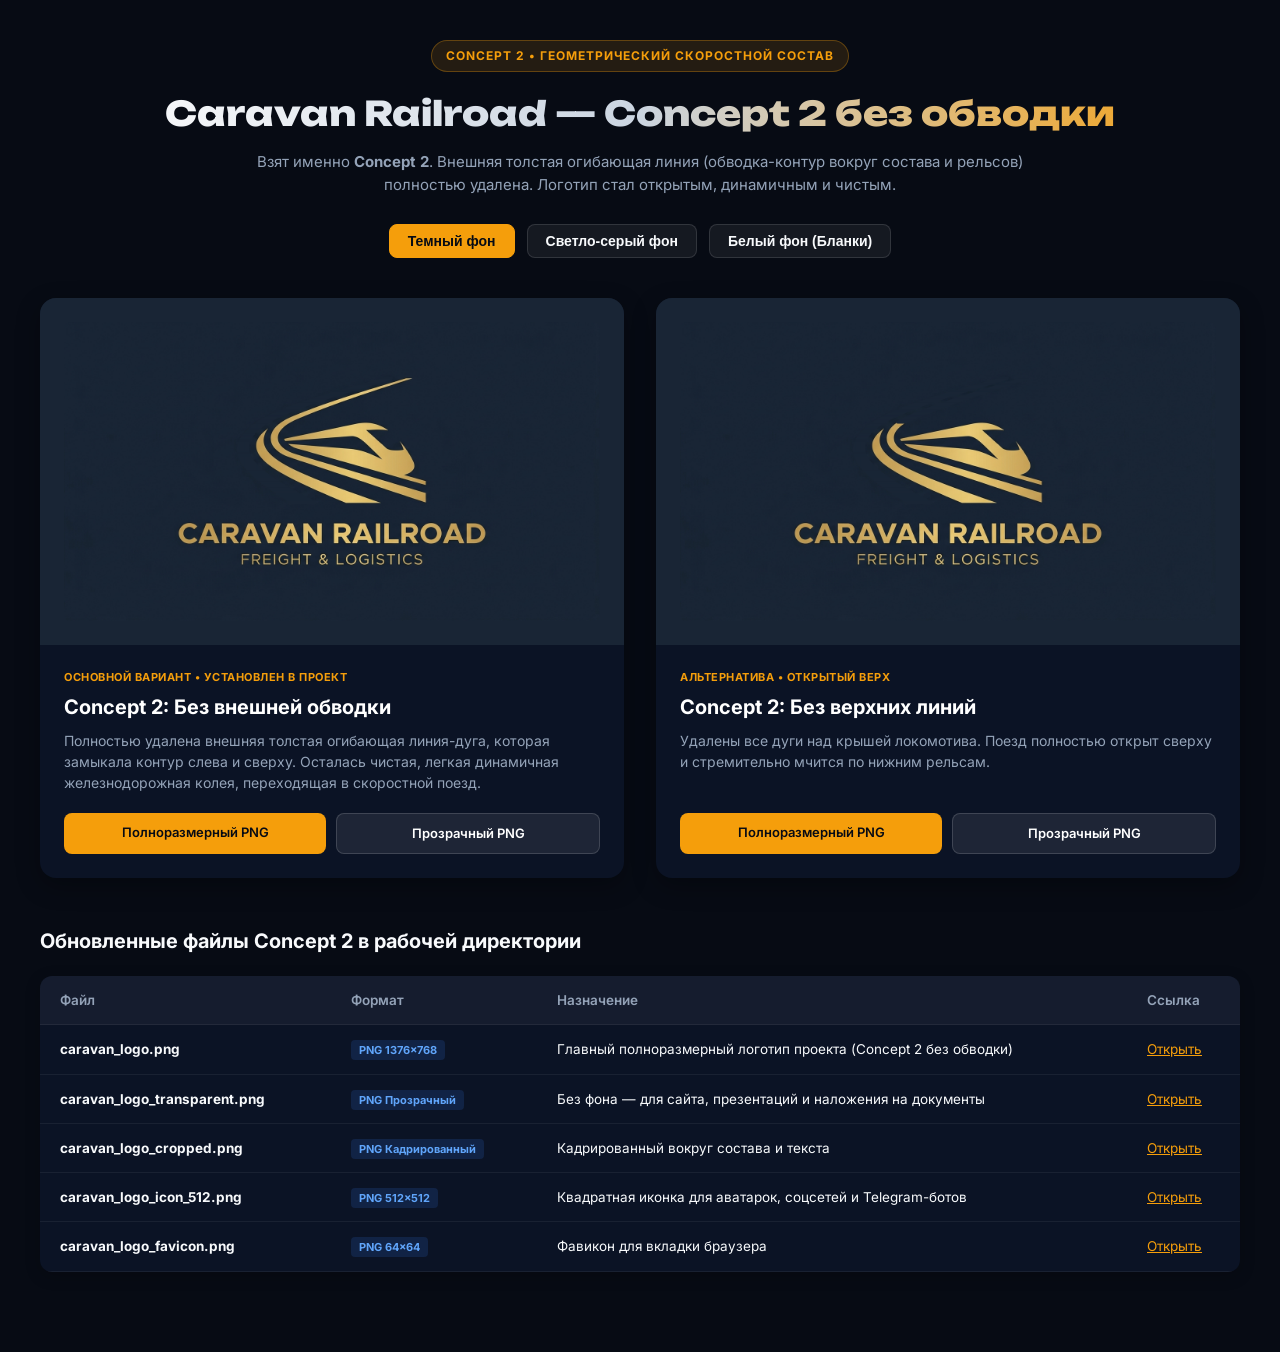
<file: logo_showcase.html>
<!DOCTYPE html>
<html lang="ru">
<head>
  <meta charset="UTF-8">
  <meta name="viewport" content="width=device-width, initial-scale=1.0">
  <title>Caravan Railroad — Concept 2 (Без обводки)</title>
  <link rel="preconnect" href="https://fonts.googleapis.com">
  <link rel="preconnect" href="https://fonts.gstatic.com" crossorigin>
  <link href="https://fonts.googleapis.com/css2?family=Inter:wght@400;500;600;700;800&family=Unbounded:wght@600;700;800&display=swap" rel="stylesheet">
  <style>
    :root {
      --bg-dark: #070B14;
      --bg-card: #0B1325;
      --accent-gold: #F59E0B;
      --text-main: #F8FAFC;
      --text-muted: #94A3B8;
    }

    * { box-sizing: border-box; margin: 0; padding: 0; }

    body {
      background-color: var(--bg-dark);
      color: var(--text-main);
      font-family: 'Inter', sans-serif;
      padding: 40px 20px 80px 20px;
      line-height: 1.5;
    }

    .container {
      max-width: 1200px;
      margin: 0 auto;
    }

    header {
      text-align: center;
      margin-bottom: 40px;
    }

    .badge-tag {
      display: inline-flex;
      align-items: center;
      gap: 6px;
      background: rgba(245, 158, 11, 0.12);
      border: 1px solid rgba(245, 158, 11, 0.3);
      color: var(--accent-gold);
      font-size: 12px;
      font-weight: 700;
      text-transform: uppercase;
      letter-spacing: 1px;
      padding: 6px 14px;
      border-radius: 9999px;
      margin-bottom: 16px;
    }

    h1 {
      font-family: 'Unbounded', sans-serif;
      font-size: 34px;
      font-weight: 800;
      margin-bottom: 12px;
      background: linear-gradient(90deg, #FFFFFF 0%, #CBD5E1 50%, #F59E0B 100%);
      -webkit-background-clip: text;
      -webkit-text-fill-color: transparent;
    }

    .subtitle {
      color: var(--text-muted);
      max-width: 800px;
      margin: 0 auto;
      font-size: 15px;
    }

    .theme-controls {
      display: flex;
      justify-content: center;
      gap: 12px;
      margin: 28px 0;
    }

    .theme-btn {
      background: rgba(255, 255, 255, 0.06);
      border: 1px solid rgba(255, 255, 255, 0.12);
      color: var(--text-main);
      padding: 8px 18px;
      border-radius: 8px;
      font-size: 14px;
      font-weight: 600;
      cursor: pointer;
      transition: all 0.2s;
    }

    .theme-btn.active, .theme-btn:hover {
      background: var(--accent-gold);
      color: #070B14;
      border-color: var(--accent-gold);
    }

    .grid-concepts {
      display: grid;
      grid-template-columns: repeat(auto-fit, minmax(380px, 1fr));
      gap: 32px;
      margin-bottom: 48px;
    }

    .card {
      background: var(--bg-card);
      border-radius: 16px;
      overflow: hidden;
      display: flex;
      flex-direction: column;
      box-shadow: 0 8px 24px rgba(0,0,0,0.3);
    }

    .card-img-wrap {
      background: #192535;
      padding: 24px;
      text-align: center;
      min-height: 240px;
      display: flex;
      align-items: center;
      justify-content: center;
      transition: background 0.3s;
    }

    .card-img-wrap img {
      max-width: 100%;
      height: auto;
      border-radius: 6px;
    }

    .card-body {
      padding: 24px;
      flex: 1;
      display: flex;
      flex-direction: column;
    }

    .card-tag {
      font-size: 11px;
      font-weight: 700;
      color: var(--accent-gold);
      text-transform: uppercase;
      letter-spacing: 0.5px;
      margin-bottom: 6px;
    }

    .card-title {
      font-size: 20px;
      font-weight: 700;
      color: #FFFFFF;
      margin-bottom: 8px;
    }

    .card-desc {
      font-size: 14px;
      color: var(--text-muted);
      margin-bottom: 20px;
      flex: 1;
    }

    .card-actions {
      display: flex;
      gap: 10px;
    }

    .btn {
      flex: 1;
      text-align: center;
      padding: 10px 14px;
      border-radius: 8px;
      font-size: 13px;
      font-weight: 600;
      text-decoration: none;
      transition: all 0.2s;
    }

    .btn-primary {
      background: var(--accent-gold);
      color: #070B14;
    }

    .btn-primary:hover { background: #EAB308; }

    .btn-secondary {
      background: rgba(255, 255, 255, 0.08);
      color: #FFFFFF;
      border: 1px solid rgba(255, 255, 255, 0.15);
    }

    .btn-secondary:hover { background: rgba(255, 255, 255, 0.15); }

    .preview-light .card-img-wrap {
      background: #F1F5F9 !important;
    }

    .preview-white .card-img-wrap {
      background: #FFFFFF !important;
    }

    .files-list {
      width: 100%;
      border-collapse: collapse;
      margin-top: 20px;
      background: var(--bg-card);
      border-radius: 12px;
      overflow: hidden;
      box-shadow: 0 4px 16px rgba(0,0,0,0.2);
    }

    .files-list th, .files-list td {
      padding: 14px 20px;
      font-size: 13.5px;
      border-bottom: 1px solid rgba(255, 255, 255, 0.06);
    }

    .files-list th {
      background: rgba(255, 255, 255, 0.04);
      color: var(--text-muted);
      font-weight: 600;
      text-align: left;
    }

    .badge-fmt {
      padding: 3px 8px;
      border-radius: 4px;
      font-size: 11px;
      font-weight: 700;
      background: rgba(59, 130, 246, 0.15);
      color: #60A5FA;
    }
  </style>
</head>
<body>

  <div class="container">
    <header>
      <div class="badge-tag">Concept 2 • Геометрический скоростной состав</div>
      <h1>Caravan Railroad — Concept 2 без обводки</h1>
      <p class="subtitle">
        Взят именно <strong>Concept 2</strong>. Внешняя толстая огибающая линия (обводка-контур вокруг состава и рельсов) полностью удалена. Логотип стал открытым, динамичным и чистым.
      </p>

      <div class="theme-controls">
        <button class="theme-btn active" onclick="setBgMode('default')">Темный фон</button>
        <button class="theme-btn" onclick="setBgMode('light')">Светло-серый фон</button>
        <button class="theme-btn" onclick="setBgMode('white')">Белый фон (Бланки)</button>
      </div>
    </header>

    <div class="grid-concepts" id="conceptsContainer">
      
      <!-- ВАРИАНТ БЕЗ ВНЕШНЕЙ ОБВОДКИ (ОСНОВНОЙ) -->
      <div class="card">
        <div class="card-img-wrap">
          <img src="caravan_logo.png" alt="Concept 2 без внешней обводки" id="img-main">
        </div>
        <div class="card-body">
          <div class="card-tag">Основной вариант • Установлен в проект</div>
          <h2 class="card-title">Concept 2: Без внешней обводки</h2>
          <p class="card-desc">
            Полностью удалена внешняя толстая огибающая линия-дуга, которая замыкала контур слева и сверху. Осталась чистая, легкая динамичная железнодорожная колея, переходящая в скоростной поезд.
          </p>
          <div class="card-actions">
            <a href="caravan_logo.png" target="_blank" class="btn btn-primary">Полноразмерный PNG</a>
            <a href="caravan_logo_transparent.png" target="_blank" class="btn btn-secondary">Прозрачный PNG</a>
          </div>
        </div>
      </div>

      <!-- ВАРИАНТ С ОТКРЫТЫМ ВЕРХОМ -->
      <div class="card">
        <div class="card-img-wrap">
          <img src="caravan_logo_concept2_open_sky.png" alt="Concept 2 с открытым верхом" id="img-sky">
        </div>
        <div class="card-body">
          <div class="card-tag">Альтернатива • Открытый верх</div>
          <h2 class="card-title">Concept 2: Без верхних линий</h2>
          <p class="card-desc">
            Удалены все дуги над крышей локомотива. Поезд полностью открыт сверху и стремительно мчится по нижним рельсам.
          </p>
          <div class="card-actions">
            <a href="caravan_logo_concept2_open_sky.png" target="_blank" class="btn btn-primary">Полноразмерный PNG</a>
            <a href="caravan_logo_concept2_open_sky_transparent.png" target="_blank" class="btn btn-secondary">Прозрачный PNG</a>
          </div>
        </div>
      </div>

    </div>

    <!-- ТАБЛИЦА ГОТОВЫХ ФАЙЛОВ -->
    <h2 style="font-size: 20px; font-weight: 700; margin-bottom: 14px;">Обновленные файлы Concept 2 в рабочей директории</h2>
    <table class="files-list">
      <thead>
        <tr>
          <th>Файл</th>
          <th>Формат</th>
          <th>Назначение</th>
          <th>Ссылка</th>
        </tr>
      </thead>
      <tbody>
        <tr>
          <td><strong>caravan_logo.png</strong></td>
          <td><span class="badge-fmt">PNG 1376×768</span></td>
          <td>Главный полноразмерный логотип проекта (Concept 2 без обводки)</td>
          <td><a href="caravan_logo.png" target="_blank" style="color: var(--accent-gold);">Открыть</a></td>
        </tr>
        <tr>
          <td><strong>caravan_logo_transparent.png</strong></td>
          <td><span class="badge-fmt">PNG Прозрачный</span></td>
          <td>Без фона — для сайта, презентаций и наложения на документы</td>
          <td><a href="caravan_logo_transparent.png" target="_blank" style="color: var(--accent-gold);">Открыть</a></td>
        </tr>
        <tr>
          <td><strong>caravan_logo_cropped.png</strong></td>
          <td><span class="badge-fmt">PNG Кадрированный</span></td>
          <td>Кадрированный вокруг состава и текста</td>
          <td><a href="caravan_logo_cropped.png" target="_blank" style="color: var(--accent-gold);">Открыть</a></td>
        </tr>
        <tr>
          <td><strong>caravan_logo_icon_512.png</strong></td>
          <td><span class="badge-fmt">PNG 512×512</span></td>
          <td>Квадратная иконка для аватарок, соцсетей и Telegram-ботов</td>
          <td><a href="caravan_logo_icon_512.png" target="_blank" style="color: var(--accent-gold);">Открыть</a></td>
        </tr>
        <tr>
          <td><strong>caravan_logo_favicon.png</strong></td>
          <td><span class="badge-fmt">PNG 64×64</span></td>
          <td>Фавикон для вкладки браузера</td>
          <td><a href="caravan_logo_favicon.png" target="_blank" style="color: var(--accent-gold);">Открыть</a></td>
        </tr>
      </tbody>
    </table>

  </div>

  <script>
    function setBgMode(mode) {
      document.querySelectorAll('.theme-btn').forEach(btn => btn.classList.remove('active'));
      event.target.classList.add('active');
      const container = document.getElementById('conceptsContainer');
      container.className = 'grid-concepts';
      if (mode === 'light') container.classList.add('preview-light');
      if (mode === 'white') container.classList.add('preview-white');

      const imgMain = document.getElementById('img-main');
      const imgSky = document.getElementById('img-sky');

      if (mode === 'white' || mode === 'light') {
        imgMain.src = 'caravan_logo_transparent.png';
        imgSky.src = 'caravan_logo_concept2_open_sky_transparent.png';
      } else {
        imgMain.src = 'caravan_logo.png';
        imgSky.src = 'caravan_logo_concept2_open_sky.png';
      }
    }
  </script>
</body>
</html>
</file>
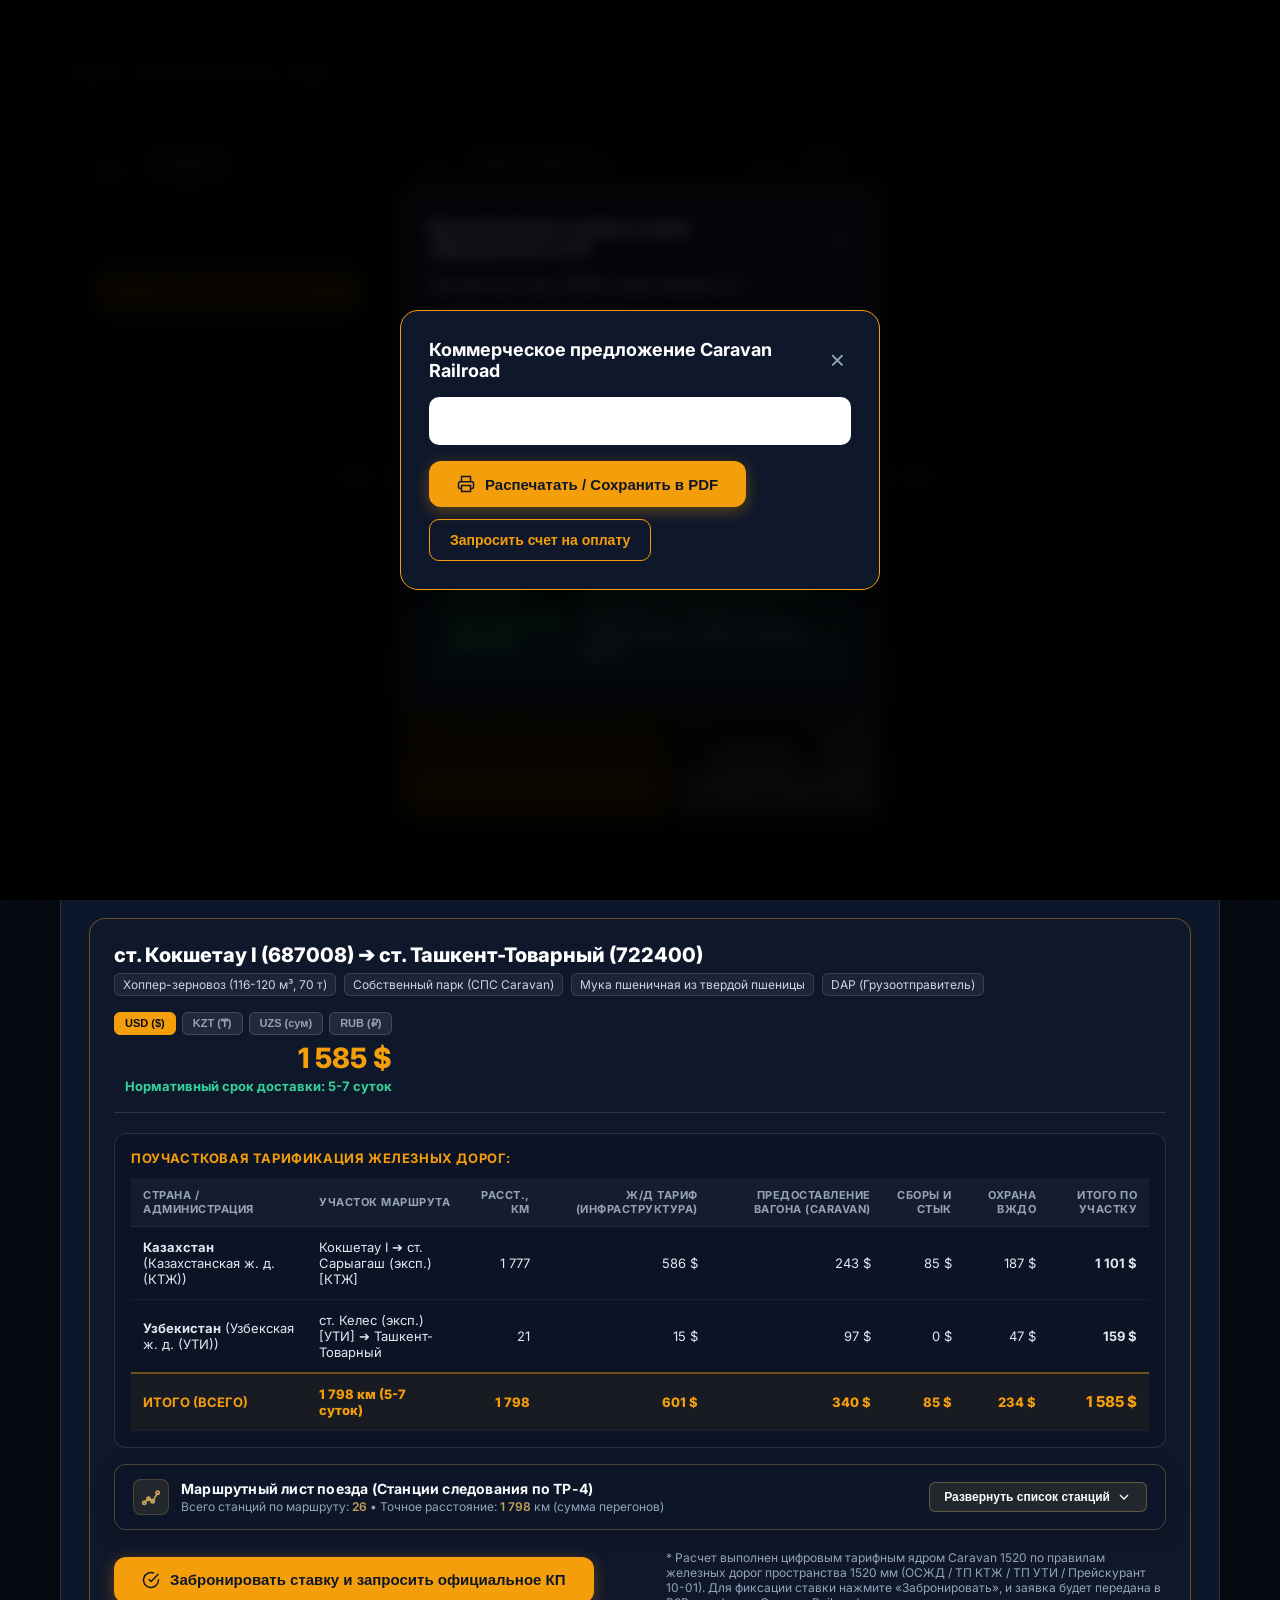
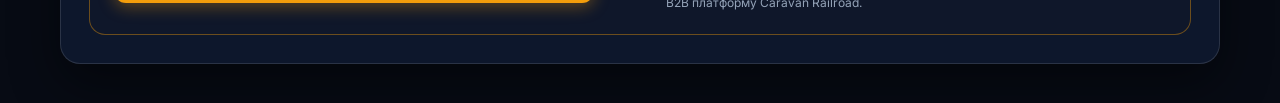
<file: test_embed.html>
<!DOCTYPE html>
<html lang="ru">
<head>
  <meta charset="UTF-8">
  <title>Тест внедрения виджета Caravan Railroad через 2 строки кода</title>
  <style>
    body {
      margin: 0;
      padding: 40px 20px;
      background-color: #070B14;
      font-family: 'Inter', sans-serif;
    }
    .test-container {
      max-width: 1200px;
      margin: 0 auto;
    }
    .test-banner {
      background: rgba(245, 158, 11, 0.1);
      border: 1px solid #F59E0B;
      padding: 16px;
      border-radius: 8px;
      color: #F59E0B;
      margin-bottom: 24px;
      font-size: 14px;
    }
  </style>
</head>
<body>
  <div class="test-container">
    <div class="test-banner">
      ⚡ <b>Демонстрация внедрения в Тильду:</b> На этой странице нет ни одной строчки стилей калькулятора или логики расчетов. Вся система (калькулятор, трекинг, Incoterms, автокомплит станций) загружается ровно через один тег &lt;script src="caravan-widget.js"&gt;.
    </div>

    <!-- ТОЧНО ТАКОЙ ЖЕ КОД ВСТАВЛЯЕТСЯ В T123 ТИЛЬДЫ: -->
    <div id="caravan-tracking-root"></div>
    <script src="caravan-widget.js?v=383" defer></script>
  </div>
</body>
</html>
</file>
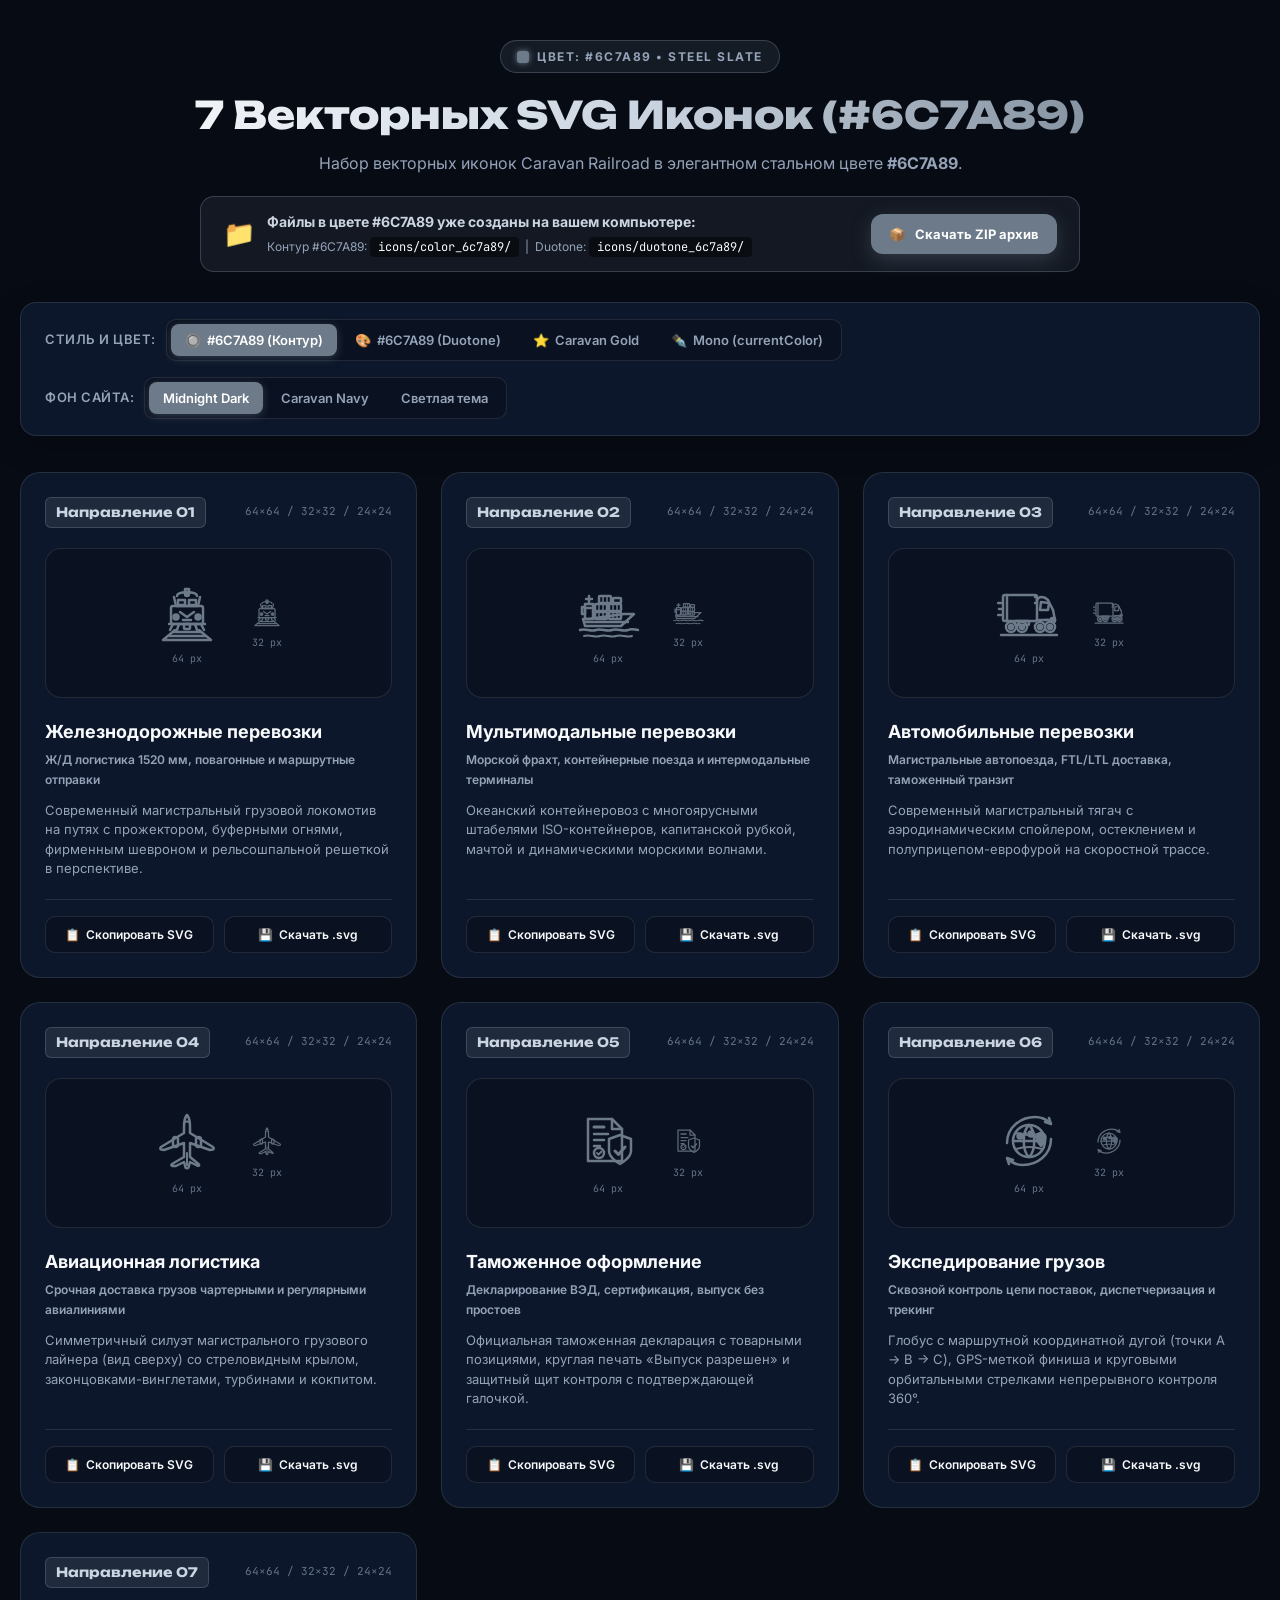
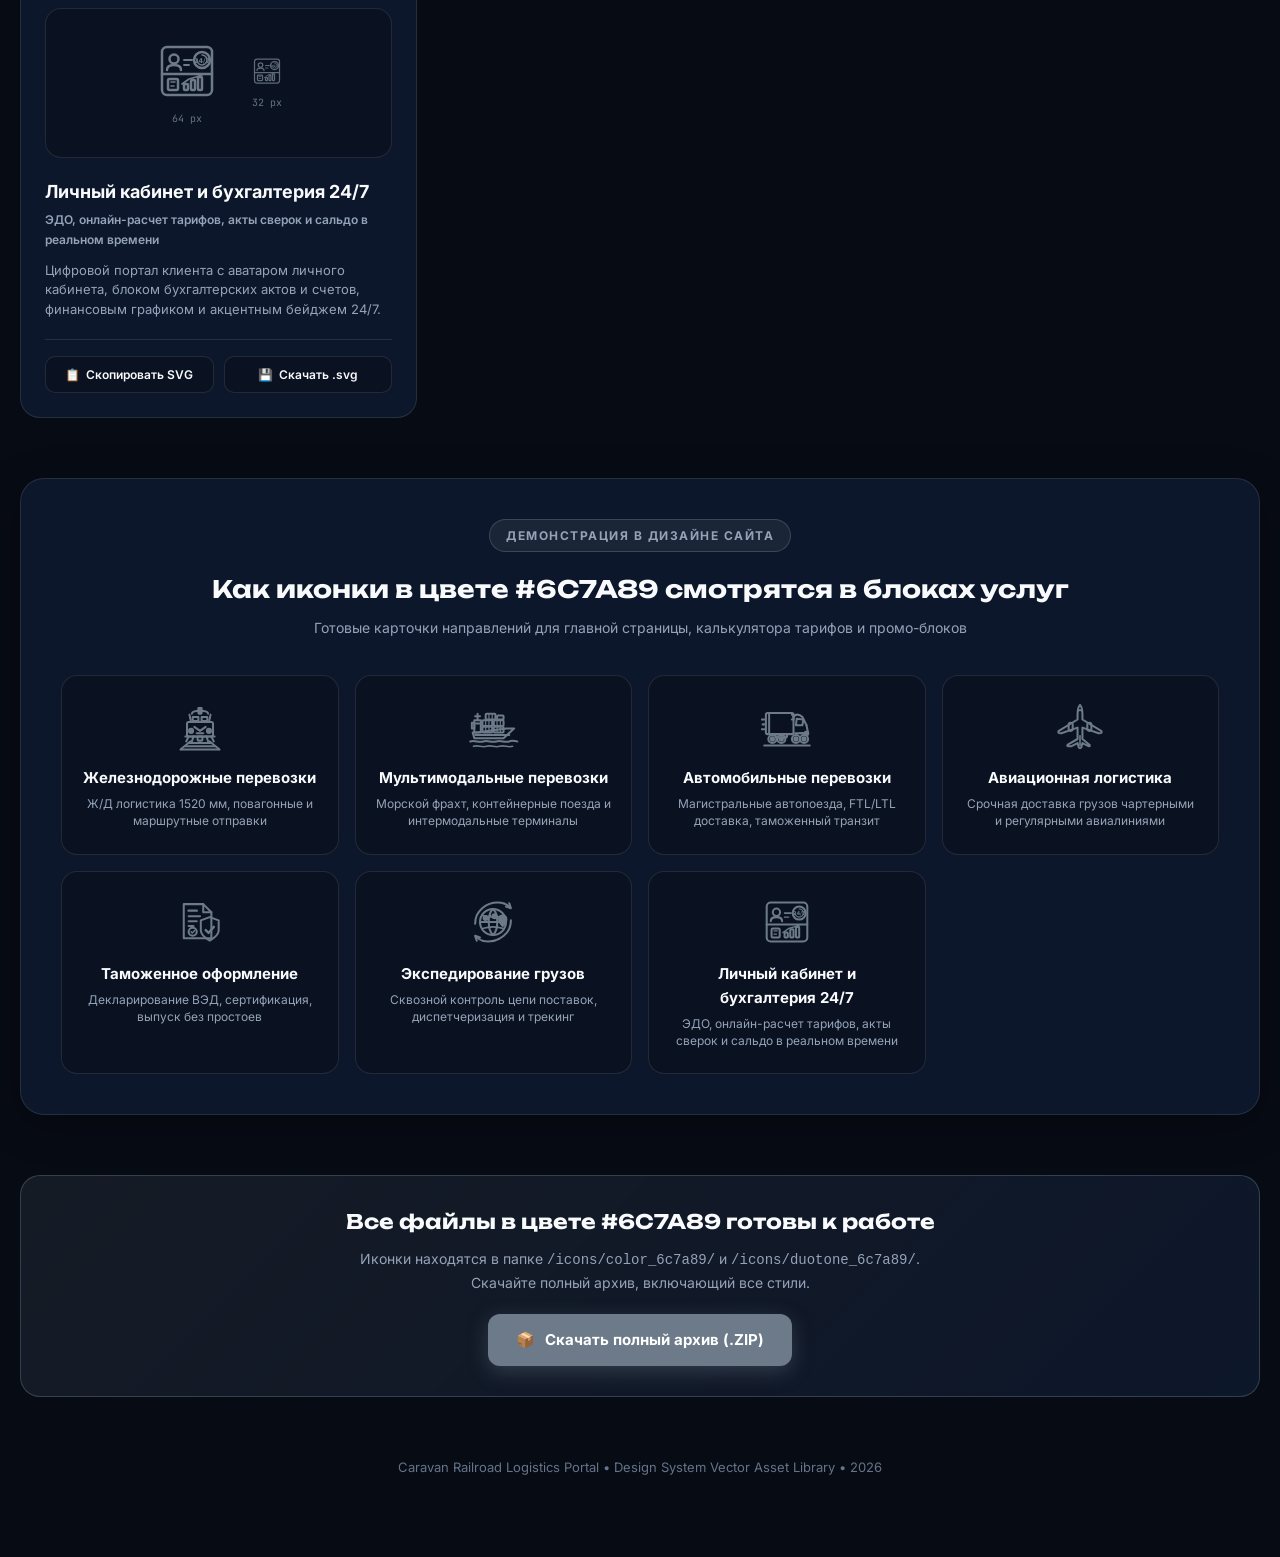
<file: website_design/icons_showcase.html>
<!DOCTYPE html>
<html lang="ru">
<head>
  <meta charset="UTF-8">
  <meta name="viewport" content="width=device-width, initial-scale=1.0">
  <title>Caravan Railroad — Набор векторных SVG иконок в цвете #6C7A89</title>
  <link rel="preconnect" href="https://fonts.googleapis.com">
  <link rel="preconnect" href="https://fonts.gstatic.com" crossorigin>
  <link href="https://fonts.googleapis.com/css2?family=Inter:wght@400;500;600;700;800&family=Unbounded:wght@600;700;800&family=JetBrains+Mono:wght@400;500;600&display=swap" rel="stylesheet">
  <style>
    :root {
      --bg-main: #070B14;
      --bg-card: rgba(15, 26, 48, 0.85);
      --bg-card-hover: rgba(22, 38, 70, 0.95);
      --bg-input: rgba(10, 17, 32, 0.9);
      --border-color: rgba(255, 255, 255, 0.1);
      --border-accent: #6C7A89;
      --text-main: #F8FAFC;
      --text-muted: #94A3B8;
      --text-dim: #64748B;
      --accent-slate: #6C7A89;
      --accent-gold: #F59E0B;
      --font-heading: 'Unbounded', sans-serif;
      --font-body: 'Inter', -apple-system, BlinkMacSystemFont, sans-serif;
      --font-mono: 'JetBrains Mono', monospace;
    }

    body.theme-light {
      --bg-main: #F1F5F9;
      --bg-card: #FFFFFF;
      --bg-card-hover: #F8FAFC;
      --bg-input: #E2E8F0;
      --border-color: #CBD5E1;
      --border-accent: #6C7A89;
      --text-main: #0F172A;
      --text-muted: #475569;
      --text-dim: #94A3B8;
    }

    body.theme-navy {
      --bg-main: #0B1325;
      --bg-card: #152238;
      --bg-card-hover: #1E3150;
      --bg-input: #0D182E;
      --border-color: rgba(108, 122, 137, 0.25);
      --border-accent: #6C7A89;
      --text-main: #F8FAFC;
      --text-muted: #94A3B8;
      --text-dim: #64748B;
    }

    * { box-sizing: border-box; margin: 0; padding: 0; }

    body {
      background-color: var(--bg-main);
      color: var(--text-main);
      font-family: var(--font-body);
      padding: 40px 20px 80px 20px;
      line-height: 1.6;
      transition: background-color 0.3s ease, color 0.3s ease;
      min-height: 100vh;
    }

    .container {
      max-width: 1240px;
      margin: 0 auto;
    }

    header {
      text-align: center;
      margin-bottom: 30px;
      position: relative;
    }

    .badge-tag {
      display: inline-flex;
      align-items: center;
      gap: 8px;
      background: rgba(108, 122, 137, 0.15);
      border: 1px solid rgba(108, 122, 137, 0.4);
      color: #94A3B8;
      font-size: 12px;
      font-weight: 700;
      text-transform: uppercase;
      letter-spacing: 1.5px;
      padding: 6px 16px;
      border-radius: 9999px;
      margin-bottom: 18px;
    }

    .color-chip {
      display: inline-block;
      width: 12px;
      height: 12px;
      background: #6C7A89;
      border-radius: 3px;
      box-shadow: 0 0 6px #6C7A89;
    }

    h1 {
      font-family: var(--font-heading);
      font-size: clamp(26px, 4vw, 38px);
      font-weight: 800;
      margin-bottom: 12px;
      line-height: 1.25;
      background: linear-gradient(90deg, #FFFFFF 0%, #CBD5E1 50%, #6C7A89 100%);
      -webkit-background-clip: text;
      -webkit-text-fill-color: transparent;
    }

    body.theme-light h1 {
      background: linear-gradient(90deg, #0F172A 0%, #334155 60%, #6C7A89 100%);
      -webkit-background-clip: text;
      -webkit-text-fill-color: transparent;
    }

    .subtitle {
      color: var(--text-muted);
      font-size: 16px;
      max-width: 760px;
      margin: 0 auto 20px auto;
    }

    /* Local path banner */
    .local-path-banner {
      background: rgba(108, 122, 137, 0.12);
      border: 1px solid rgba(108, 122, 137, 0.4);
      border-radius: 14px;
      padding: 14px 22px;
      margin: 20px auto 30px auto;
      max-width: 880px;
      display: flex;
      align-items: center;
      justify-content: space-between;
      flex-wrap: wrap;
      gap: 14px;
      text-align: left;
    }

    /* Controls Bar */
    .controls-bar {
      display: flex;
      flex-wrap: wrap;
      justify-content: space-between;
      align-items: center;
      gap: 16px;
      background: var(--bg-card);
      border: 1px solid var(--border-color);
      padding: 16px 24px;
      border-radius: 16px;
      margin-bottom: 36px;
      box-shadow: 0 10px 30px rgba(0,0,0,0.25);
    }

    .control-group {
      display: flex;
      align-items: center;
      gap: 10px;
    }

    .control-label {
      font-size: 13px;
      font-weight: 600;
      color: var(--text-muted);
      text-transform: uppercase;
      letter-spacing: 0.5px;
    }

    .toggle-pill-group {
      display: inline-flex;
      background: var(--bg-input);
      border: 1px solid var(--border-color);
      border-radius: 10px;
      padding: 4px;
      gap: 4px;
    }

    .toggle-pill {
      background: transparent;
      border: none;
      color: var(--text-muted);
      padding: 8px 14px;
      border-radius: 8px;
      font-size: 13px;
      font-weight: 600;
      font-family: inherit;
      cursor: pointer;
      transition: all 0.2s ease;
      display: inline-flex;
      align-items: center;
      gap: 6px;
    }

    .toggle-pill.active {
      background: #6C7A89;
      color: #FFFFFF;
      box-shadow: 0 2px 10px rgba(108, 122, 137, 0.4);
    }

    .toggle-pill:not(.active):hover {
      color: var(--text-main);
      background: rgba(255,255,255,0.05);
    }

    /* Grid of Icons */
    .icons-grid {
      display: grid;
      grid-template-columns: repeat(auto-fit, minmax(360px, 1fr));
      gap: 24px;
      margin-bottom: 60px;
    }

    .icon-card {
      background: var(--bg-card);
      border: 1px solid var(--border-color);
      border-radius: 20px;
      padding: 24px;
      display: flex;
      flex-direction: column;
      justify-content: space-between;
      transition: all 0.25s cubic-bezier(0.16, 1, 0.3, 1);
      position: relative;
      overflow: hidden;
    }

    .icon-card:hover {
      transform: translateY(-4px);
      border-color: #6C7A89;
      background: var(--bg-card-hover);
      box-shadow: 0 16px 36px rgba(0,0,0,0.35);
    }

    .icon-card-header {
      display: flex;
      align-items: center;
      justify-content: space-between;
      margin-bottom: 20px;
    }

    .card-num {
      font-family: var(--font-heading);
      font-size: 13px;
      font-weight: 700;
      color: #CBD5E1;
      background: rgba(108, 122, 137, 0.2);
      padding: 4px 10px;
      border-radius: 6px;
      border: 1px solid rgba(108, 122, 137, 0.4);
    }

    .size-indicator {
      font-size: 11px;
      font-family: var(--font-mono);
      color: var(--text-dim);
    }

    /* Preview Arena */
    .preview-arena {
      background: var(--bg-input);
      border: 1px solid var(--border-color);
      border-radius: 16px;
      padding: 30px 20px;
      display: flex;
      align-items: center;
      justify-content: center;
      gap: 32px;
      margin-bottom: 20px;
      min-height: 130px;
      position: relative;
    }

    .icon-preview-box {
      display: flex;
      flex-direction: column;
      align-items: center;
      gap: 8px;
    }

    .icon-slot-64 {
      width: 64px;
      height: 64px;
      display: flex;
      align-items: center;
      justify-content: center;
      transition: transform 0.2s ease;
    }

    .icon-slot-64:hover {
      transform: scale(1.1);
    }

    .icon-slot-64 svg {
      width: 100%;
      height: 100%;
    }

    .icon-slot-32 {
      width: 32px;
      height: 32px;
      display: flex;
      align-items: center;
      justify-content: center;
      opacity: 0.85;
    }

    .icon-slot-32 svg {
      width: 100%;
      height: 100%;
    }

    .slot-label {
      font-size: 10px;
      font-family: var(--font-mono);
      color: var(--text-dim);
    }

    .icon-card-body h3 {
      font-size: 18px;
      font-weight: 700;
      margin-bottom: 4px;
      color: var(--text-main);
    }

    .icon-card-body .service-sub {
      font-size: 12px;
      font-weight: 600;
      color: #94A3B8;
      margin-bottom: 12px;
    }

    .icon-card-body p {
      font-size: 13px;
      color: var(--text-muted);
      line-height: 1.5;
      margin-bottom: 20px;
    }

    /* Card Actions */
    .card-actions {
      display: grid;
      grid-template-columns: 1fr 1fr;
      gap: 10px;
      padding-top: 16px;
      border-top: 1px solid var(--border-color);
    }

    .btn-action {
      border: 1px solid var(--border-color);
      background: var(--bg-input);
      color: var(--text-main);
      padding: 10px 14px;
      border-radius: 10px;
      font-size: 12px;
      font-weight: 600;
      font-family: inherit;
      cursor: pointer;
      display: flex;
      align-items: center;
      justify-content: center;
      gap: 6px;
      transition: all 0.2s ease;
    }

    .btn-action:hover {
      background: #6C7A89;
      color: #FFFFFF;
      border-color: #6C7A89;
      box-shadow: 0 4px 12px rgba(108, 122, 137, 0.35);
    }

    /* Live Site Preview Section */
    .site-preview-section {
      background: var(--bg-card);
      border: 1px solid var(--border-color);
      border-radius: 24px;
      padding: 40px;
      margin-bottom: 60px;
      box-shadow: 0 10px 40px rgba(0,0,0,0.3);
    }

    .site-preview-header {
      text-align: center;
      margin-bottom: 36px;
    }

    .site-preview-header h2 {
      font-family: var(--font-heading);
      font-size: 24px;
      font-weight: 700;
      margin-bottom: 8px;
    }

    .site-preview-header p {
      color: var(--text-muted);
      font-size: 14px;
    }

    .service-tiles-row {
      display: grid;
      grid-template-columns: repeat(auto-fit, minmax(220px, 1fr));
      gap: 16px;
    }

    .service-tile {
      background: var(--bg-input);
      border: 1px solid var(--border-color);
      border-radius: 16px;
      padding: 24px 20px;
      text-align: center;
      transition: all 0.25s ease;
      display: flex;
      flex-direction: column;
      align-items: center;
    }

    .service-tile:hover {
      border-color: #6C7A89;
      transform: translateY(-3px);
      box-shadow: 0 8px 24px rgba(108, 122, 137, 0.2);
    }

    .service-tile .tile-icon {
      width: 52px;
      height: 52px;
      margin-bottom: 14px;
    }

    .service-tile h4 {
      font-size: 15px;
      font-weight: 700;
      margin-bottom: 6px;
      color: var(--text-main);
    }

    .service-tile p {
      font-size: 12px;
      color: var(--text-muted);
      line-height: 1.4;
    }

    /* Download All Section */
    .pack-download-bar {
      text-align: center;
      padding: 30px;
      background: linear-gradient(135deg, rgba(108, 122, 137, 0.15) 0%, rgba(15, 26, 48, 0.8) 100%);
      border: 1px solid rgba(108, 122, 137, 0.4);
      border-radius: 20px;
      margin-bottom: 40px;
    }

    .pack-download-bar h3 {
      font-family: var(--font-heading);
      font-size: 20px;
      margin-bottom: 10px;
    }

    .pack-download-bar p {
      color: var(--text-muted);
      font-size: 14px;
      max-width: 600px;
      margin: 0 auto 20px auto;
    }

    .btn-pack {
      display: inline-flex;
      align-items: center;
      gap: 10px;
      background: #6C7A89;
      color: #FFFFFF;
      font-weight: 700;
      font-size: 15px;
      padding: 14px 28px;
      border-radius: 12px;
      border: none;
      cursor: pointer;
      transition: all 0.2s ease;
      box-shadow: 0 6px 20px rgba(108, 122, 137, 0.35);
      text-decoration: none;
    }

    .btn-pack:hover {
      background: #5B6877;
      transform: translateY(-2px);
    }

    footer {
      text-align: center;
      color: var(--text-dim);
      font-size: 13px;
      padding-top: 20px;
    }

    #toast {
      position: fixed;
      bottom: 24px;
      right: 24px;
      background: #6C7A89;
      color: white;
      padding: 12px 24px;
      border-radius: 10px;
      font-size: 14px;
      font-weight: 600;
      box-shadow: 0 10px 25px rgba(0,0,0,0.3);
      opacity: 0;
      transform: translateY(20px);
      transition: all 0.3s ease;
      pointer-events: none;
      z-index: 1000;
    }

    #toast.show {
      opacity: 1;
      transform: translateY(0);
    }
  </style>
</head>
<body>

  <div class="container">
    <header>
      <div class="badge-tag"><span class="color-chip"></span> Цвет: #6C7A89 &bull; Steel Slate</div>
      <h1>7 Векторных SVG Иконок (#6C7A89)</h1>
      <p class="subtitle">
        Набор векторных иконок Caravan Railroad в элегантном стальном цвете <b>#6C7A89</b>.
      </p>

      <!-- Информационный баннер с прямым путем к файлам на Mac -->
      <div class="local-path-banner">
        <div style="display: flex; align-items: center; gap: 12px;">
          <span style="font-size: 26px;">📁</span>
          <div>
            <div style="font-weight: 700; color: #CBD5E1; font-size: 14px;">Файлы в цвете #6C7A89 уже созданы на вашем компьютере:</div>
            <div style="color: #94A3B8; font-size: 12px; margin-top: 3px;">
              Контур #6C7A89: <code style="color: #F8FAFC; background: rgba(0,0,0,0.5); padding: 2px 8px; border-radius: 4px; font-family: var(--font-mono);">icons/color_6c7a89/</code>
              &nbsp;|&nbsp; Duotone: <code style="color: #F8FAFC; background: rgba(0,0,0,0.5); padding: 2px 8px; border-radius: 4px; font-family: var(--font-mono);">icons/duotone_6c7a89/</code>
            </div>
          </div>
        </div>
        <a href="caravan_icons_pack.zip" download="caravan_icons_pack.zip" class="btn-pack" style="padding: 10px 18px; font-size: 13px;">
          <span>📦</span> Скачать ZIP архив
        </a>
      </div>
    </header>

    <!-- Controls Bar -->
    <div class="controls-bar">
      <!-- Style Switcher -->
      <div class="control-group">
        <span class="control-label">Стиль и цвет:</span>
        <div class="toggle-pill-group" id="style-toggle">
          <button class="toggle-pill active" data-style="slate-outline">
            <span>🔘</span> #6C7A89 (Контур)
          </button>
          <button class="toggle-pill" data-style="slate-duotone">
            <span>🎨</span> #6C7A89 (Duotone)
          </button>
          <button class="toggle-pill" data-style="duotone">
            <span>⭐</span> Caravan Gold
          </button>
          <button class="toggle-pill" data-style="outline">
            <span>✒️</span> Mono (currentColor)
          </button>
        </div>
      </div>

      <!-- Theme Switcher -->
      <div class="control-group">
        <span class="control-label">Фон сайта:</span>
        <div class="toggle-pill-group" id="theme-toggle">
          <button class="toggle-pill active" data-theme="dark">Midnight Dark</button>
          <button class="toggle-pill" data-theme="navy">Caravan Navy</button>
          <button class="toggle-pill" data-theme="light">Светлая тема</button>
        </div>
      </div>
    </div>

    <!-- 7 Icons Grid -->
    <div class="icons-grid">

      <div class="icon-card" id="card-01-railway-freight">
        <div>
          <div class="icon-card-header">
            <span class="card-num">Направление 01</span>
            <span class="size-indicator">64×64 / 32×32 / 24×24</span>
          </div>

          <div class="preview-arena">
            <div class="icon-preview-box">
              <div class="icon-slot-64 slot-slate-outline" style="display: flex;">
                <svg xmlns="http://www.w3.org/2000/svg" viewBox="0 0 64 64" fill="none" stroke="#6C7A89" stroke-width="2.5" stroke-linecap="round" stroke-linejoin="round">
  <!-- Верхний прожектор и крыша -->
  <path d="M22 17 C22 12, 42 12, 42 17" />
  <path d="M30 10 H34 V13 H30 Z" />
  <circle cx="32" cy="15" r="2" fill="#6C7A89" />

  <!-- Кабина машиниста -->
  <path d="M19 18 L21 27 H43 L45 18" />
  <!-- Лобовые стекла -->
  <path d="M23 21 H30 V26 H23 Z" />
  <path d="M34 21 H41 V26 H34 Z" />

  <!-- Основной корпус локомотива -->
  <rect x="16" y="27" width="32" height="18" rx="2" />
  <!-- V-образная фирменная полоса (шеврон) -->
  <path d="M25 33 L32 38 L39 33" />

  <!-- Буферные огни (фары) -->
  <circle cx="21" cy="38" r="2.5" fill="#6C7A89" />
  <circle cx="43" cy="38" r="2.5" fill="#6C7A89" />

  <!-- Решетка охлаждения -->
  <line x1="28" y1="41" x2="36" y2="41" />

  <!-- Тяжелый путеочиститель (метельник) и автосцепка -->
  <path d="M14 45 H50" />
  <rect x="29" y="45" width="6" height="5" rx="1" />
  <path d="M18 45 L15 51" />
  <path d="M24 45 L22 51" />
  <path d="M40 45 L42 51" />
  <path d="M46 45 L49 51" />

  <!-- Рельсошпальная решетка (перспектива) -->
  <line x1="20" y1="51" x2="8" y2="61" />
  <line x1="44" y1="51" x2="56" y2="61" />
  <line x1="18" y1="53" x2="46" y2="53" />
  <line x1="14" y1="57" x2="50" y2="57" />
  <line x1="9" y1="61" x2="55" y2="61" />
</svg>
              </div>
              <div class="icon-slot-64 slot-slate-duotone" style="display: none;">
                <svg xmlns="http://www.w3.org/2000/svg" viewBox="0 0 64 64" fill="none">
  <defs>
    <linearGradient id="bodyGrad6c" x1="16" y1="27" x2="48" y2="45" gradientUnits="userSpaceOnUse">
      <stop offset="0%" stop-color="#2D3748"/>
      <stop offset="100%" stop-color="#1A202C"/>
    </linearGradient>
  </defs>

  <!-- Рельсы и шпалы -->
  <g stroke="#6C7A89" stroke-linecap="round">
    <line x1="18" y1="53" x2="46" y2="53" stroke-width="2" stroke-opacity="0.6" />
    <line x1="14" y1="57" x2="50" y2="57" stroke-width="2" stroke-opacity="0.6" />
    <line x1="9" y1="61" x2="55" y2="61" stroke-width="2.5" stroke-opacity="0.6" />
    <line x1="20" y1="51" x2="8" y2="61" stroke-width="3" />
    <line x1="44" y1="51" x2="56" y2="61" stroke-width="3" />
  </g>

  <!-- Путеочиститель (метельник) -->
  <g stroke="#6C7A89" stroke-width="2" stroke-linecap="round">
    <path d="M14 45 H50" stroke-width="2.5" />
    <rect x="29" y="45" width="6" height="5" rx="1" fill="#6C7A89" fill-opacity="0.2" stroke-width="1.5" />
    <path d="M18 45 L15 51" />
    <path d="M24 45 L22 51" />
    <path d="M40 45 L42 51" />
    <path d="M46 45 L49 51" />
  </g>

  <!-- Основной корпус локомотива -->
  <rect x="16" y="27" width="32" height="18" rx="2" fill="url(#bodyGrad6c)" stroke="#6C7A89" stroke-width="2.5" />

  <!-- Кабина машиниста -->
  <path d="M19 18 L21 27 H43 L45 18 Z" fill="#2D3748" stroke="#6C7A89" stroke-width="2.5" stroke-linejoin="round" />
  
  <!-- Стекла кабины -->
  <path d="M23 21 H30 V26 H23 Z" fill="#6C7A89" fill-opacity="0.35" stroke="#6C7A89" stroke-width="1.8" />
  <path d="M34 21 H41 V26 H34 Z" fill="#6C7A89" fill-opacity="0.35" stroke="#6C7A89" stroke-width="1.8" />

  <!-- Крыша и верхний прожектор -->
  <path d="M22 17 C22 12, 42 12, 42 17" stroke="#6C7A89" stroke-width="2.5" stroke-linecap="round" />
  <path d="M30 10 H34 V13 H30 Z" fill="#6C7A89" stroke="#6C7A89" stroke-width="1.5" />
  <circle cx="32" cy="15" r="2.5" fill="#E2E8F0" stroke="#6C7A89" stroke-width="1.5" />

  <!-- Фирменный шеврон -->
  <path d="M25 33 L32 38 L39 33" stroke="#CBD5E1" stroke-width="3" stroke-linecap="round" stroke-linejoin="round" />

  <!-- Буферные фары -->
  <circle cx="21" cy="38" r="3" fill="#E2E8F0" stroke="#6C7A89" stroke-width="1.5" />
  <circle cx="43" cy="38" r="3" fill="#E2E8F0" stroke="#6C7A89" stroke-width="1.5" />

  <!-- Решетка охлаждения -->
  <line x1="28" y1="41" x2="36" y2="41" stroke="#6C7A89" stroke-width="2" stroke-linecap="round" />
</svg>
              </div>
              <div class="icon-slot-64 slot-duotone" style="display: none;">
                <svg xmlns="http://www.w3.org/2000/svg" viewBox="0 0 64 64" fill="none">
  <defs>
    <linearGradient id="railGold" x1="16" y1="12" x2="48" y2="50" gradientUnits="userSpaceOnUse">
      <stop offset="0%" stop-color="#FBBF24"/>
      <stop offset="100%" stop-color="#F59E0B"/>
    </linearGradient>
    <linearGradient id="bodyGrad" x1="16" y1="27" x2="48" y2="45" gradientUnits="userSpaceOnUse">
      <stop offset="0%" stop-color="#1E293B"/>
      <stop offset="100%" stop-color="#0F172A"/>
    </linearGradient>
  </defs>

  <!-- Рельсы и шпалы -->
  <g stroke="#64748B" stroke-width="2.5" stroke-linecap="round">
    <line x1="18" y1="53" x2="46" y2="53" />
    <line x1="14" y1="57" x2="50" y2="57" />
    <line x1="9" y1="61" x2="55" y2="61" />
    <line x1="20" y1="51" x2="8" y2="61" stroke="#F59E0B" stroke-width="3" />
    <line x1="44" y1="51" x2="56" y2="61" stroke="#F59E0B" stroke-width="3" />
  </g>

  <!-- Путеочиститель (метельник) -->
  <g stroke="#94A3B8" stroke-width="2" stroke-linecap="round">
    <path d="M14 45 H50" stroke="#CBD5E1" stroke-width="2.5" />
    <rect x="29" y="45" width="6" height="5" rx="1" fill="#334155" stroke="#CBD5E1" stroke-width="1.5" />
    <path d="M18 45 L15 51" />
    <path d="M24 45 L22 51" />
    <path d="M40 45 L42 51" />
    <path d="M46 45 L49 51" />
  </g>

  <!-- Основной корпус -->
  <rect x="16" y="27" width="32" height="18" rx="2" fill="url(#bodyGrad)" stroke="#CBD5E1" stroke-width="2.5" />

  <!-- Кабина машиниста -->
  <path d="M19 18 L21 27 H43 L45 18 Z" fill="#1E293B" stroke="#CBD5E1" stroke-width="2.5" stroke-linejoin="round" />
  
  <!-- Стекла кабины -->
  <path d="M23 21 H30 V26 H23 Z" fill="#38BDF8" fill-opacity="0.35" stroke="#38BDF8" stroke-width="1.8" />
  <path d="M34 21 H41 V26 H34 Z" fill="#38BDF8" fill-opacity="0.35" stroke="#38BDF8" stroke-width="1.8" />

  <!-- Крыша и прожектор -->
  <path d="M22 17 C22 12, 42 12, 42 17" stroke="#CBD5E1" stroke-width="2.5" stroke-linecap="round" />
  <path d="M30 10 H34 V13 H30 Z" fill="#F59E0B" stroke="#F59E0B" stroke-width="1.5" />
  <circle cx="32" cy="15" r="2.5" fill="#FDE047" stroke="#F59E0B" stroke-width="1.5" />

  <!-- Фирменный золотой шеврон Caravan -->
  <path d="M25 33 L32 38 L39 33" stroke="url(#railGold)" stroke-width="3" stroke-linecap="round" stroke-linejoin="round" />

  <!-- Буферные фары -->
  <circle cx="21" cy="38" r="3" fill="#FDE047" stroke="#F59E0B" stroke-width="1.5" />
  <circle cx="43" cy="38" r="3" fill="#FDE047" stroke="#F59E0B" stroke-width="1.5" />

  <!-- Решетка -->
  <line x1="28" y1="41" x2="36" y2="41" stroke="#94A3B8" stroke-width="2" stroke-linecap="round" />
</svg>
              </div>
              <div class="icon-slot-64 slot-outline" style="display: none;">
                <svg xmlns="http://www.w3.org/2000/svg" viewBox="0 0 64 64" fill="none" stroke="currentColor" stroke-width="2.5" stroke-linecap="round" stroke-linejoin="round">
  <!-- Верхний прожектор и крыша -->
  <path d="M22 17 C22 12, 42 12, 42 17" />
  <path d="M30 10 H34 V13 H30 Z" />
  <circle cx="32" cy="15" r="2" fill="currentColor" />

  <!-- Кабина машиниста -->
  <path d="M19 18 L21 27 H43 L45 18" />
  <!-- Лобовые стекла -->
  <path d="M23 21 H30 V26 H23 Z" />
  <path d="M34 21 H41 V26 H34 Z" />

  <!-- Основной корпус локомотива -->
  <rect x="16" y="27" width="32" height="18" rx="2" />
  <!-- V-образная фирменная полоса (шеврон) -->
  <path d="M25 33 L32 38 L39 33" />

  <!-- Буферные огни (фары) -->
  <circle cx="21" cy="38" r="2.5" fill="currentColor" />
  <circle cx="43" cy="38" r="2.5" fill="currentColor" />

  <!-- Решетка охлаждения -->
  <line x1="28" y1="41" x2="36" y2="41" />

  <!-- Тяжелый путеочиститель (метельник) и автосцепка -->
  <path d="M14 45 H50" />
  <rect x="29" y="45" width="6" height="5" rx="1" />
  <path d="M18 45 L15 51" />
  <path d="M24 45 L22 51" />
  <path d="M40 45 L42 51" />
  <path d="M46 45 L49 51" />

  <!-- Рельсошпальная решетка (перспектива) -->
  <line x1="20" y1="51" x2="8" y2="61" />
  <line x1="44" y1="51" x2="56" y2="61" />
  <line x1="18" y1="53" x2="46" y2="53" />
  <line x1="14" y1="57" x2="50" y2="57" />
  <line x1="9" y1="61" x2="55" y2="61" />
</svg>
              </div>
              <span class="slot-label">64 px</span>
            </div>

            <div class="icon-preview-box">
              <div class="icon-slot-32 slot-slate-outline" style="display: flex;">
                <svg xmlns="http://www.w3.org/2000/svg" viewBox="0 0 64 64" fill="none" stroke="#6C7A89" stroke-width="2.5" stroke-linecap="round" stroke-linejoin="round">
  <!-- Верхний прожектор и крыша -->
  <path d="M22 17 C22 12, 42 12, 42 17" />
  <path d="M30 10 H34 V13 H30 Z" />
  <circle cx="32" cy="15" r="2" fill="#6C7A89" />

  <!-- Кабина машиниста -->
  <path d="M19 18 L21 27 H43 L45 18" />
  <!-- Лобовые стекла -->
  <path d="M23 21 H30 V26 H23 Z" />
  <path d="M34 21 H41 V26 H34 Z" />

  <!-- Основной корпус локомотива -->
  <rect x="16" y="27" width="32" height="18" rx="2" />
  <!-- V-образная фирменная полоса (шеврон) -->
  <path d="M25 33 L32 38 L39 33" />

  <!-- Буферные огни (фары) -->
  <circle cx="21" cy="38" r="2.5" fill="#6C7A89" />
  <circle cx="43" cy="38" r="2.5" fill="#6C7A89" />

  <!-- Решетка охлаждения -->
  <line x1="28" y1="41" x2="36" y2="41" />

  <!-- Тяжелый путеочиститель (метельник) и автосцепка -->
  <path d="M14 45 H50" />
  <rect x="29" y="45" width="6" height="5" rx="1" />
  <path d="M18 45 L15 51" />
  <path d="M24 45 L22 51" />
  <path d="M40 45 L42 51" />
  <path d="M46 45 L49 51" />

  <!-- Рельсошпальная решетка (перспектива) -->
  <line x1="20" y1="51" x2="8" y2="61" />
  <line x1="44" y1="51" x2="56" y2="61" />
  <line x1="18" y1="53" x2="46" y2="53" />
  <line x1="14" y1="57" x2="50" y2="57" />
  <line x1="9" y1="61" x2="55" y2="61" />
</svg>
              </div>
              <div class="icon-slot-32 slot-slate-duotone" style="display: none;">
                <svg xmlns="http://www.w3.org/2000/svg" viewBox="0 0 64 64" fill="none">
  <defs>
    <linearGradient id="bodyGrad6c" x1="16" y1="27" x2="48" y2="45" gradientUnits="userSpaceOnUse">
      <stop offset="0%" stop-color="#2D3748"/>
      <stop offset="100%" stop-color="#1A202C"/>
    </linearGradient>
  </defs>

  <!-- Рельсы и шпалы -->
  <g stroke="#6C7A89" stroke-linecap="round">
    <line x1="18" y1="53" x2="46" y2="53" stroke-width="2" stroke-opacity="0.6" />
    <line x1="14" y1="57" x2="50" y2="57" stroke-width="2" stroke-opacity="0.6" />
    <line x1="9" y1="61" x2="55" y2="61" stroke-width="2.5" stroke-opacity="0.6" />
    <line x1="20" y1="51" x2="8" y2="61" stroke-width="3" />
    <line x1="44" y1="51" x2="56" y2="61" stroke-width="3" />
  </g>

  <!-- Путеочиститель (метельник) -->
  <g stroke="#6C7A89" stroke-width="2" stroke-linecap="round">
    <path d="M14 45 H50" stroke-width="2.5" />
    <rect x="29" y="45" width="6" height="5" rx="1" fill="#6C7A89" fill-opacity="0.2" stroke-width="1.5" />
    <path d="M18 45 L15 51" />
    <path d="M24 45 L22 51" />
    <path d="M40 45 L42 51" />
    <path d="M46 45 L49 51" />
  </g>

  <!-- Основной корпус локомотива -->
  <rect x="16" y="27" width="32" height="18" rx="2" fill="url(#bodyGrad6c)" stroke="#6C7A89" stroke-width="2.5" />

  <!-- Кабина машиниста -->
  <path d="M19 18 L21 27 H43 L45 18 Z" fill="#2D3748" stroke="#6C7A89" stroke-width="2.5" stroke-linejoin="round" />
  
  <!-- Стекла кабины -->
  <path d="M23 21 H30 V26 H23 Z" fill="#6C7A89" fill-opacity="0.35" stroke="#6C7A89" stroke-width="1.8" />
  <path d="M34 21 H41 V26 H34 Z" fill="#6C7A89" fill-opacity="0.35" stroke="#6C7A89" stroke-width="1.8" />

  <!-- Крыша и верхний прожектор -->
  <path d="M22 17 C22 12, 42 12, 42 17" stroke="#6C7A89" stroke-width="2.5" stroke-linecap="round" />
  <path d="M30 10 H34 V13 H30 Z" fill="#6C7A89" stroke="#6C7A89" stroke-width="1.5" />
  <circle cx="32" cy="15" r="2.5" fill="#E2E8F0" stroke="#6C7A89" stroke-width="1.5" />

  <!-- Фирменный шеврон -->
  <path d="M25 33 L32 38 L39 33" stroke="#CBD5E1" stroke-width="3" stroke-linecap="round" stroke-linejoin="round" />

  <!-- Буферные фары -->
  <circle cx="21" cy="38" r="3" fill="#E2E8F0" stroke="#6C7A89" stroke-width="1.5" />
  <circle cx="43" cy="38" r="3" fill="#E2E8F0" stroke="#6C7A89" stroke-width="1.5" />

  <!-- Решетка охлаждения -->
  <line x1="28" y1="41" x2="36" y2="41" stroke="#6C7A89" stroke-width="2" stroke-linecap="round" />
</svg>
              </div>
              <div class="icon-slot-32 slot-duotone" style="display: none;">
                <svg xmlns="http://www.w3.org/2000/svg" viewBox="0 0 64 64" fill="none">
  <defs>
    <linearGradient id="railGold" x1="16" y1="12" x2="48" y2="50" gradientUnits="userSpaceOnUse">
      <stop offset="0%" stop-color="#FBBF24"/>
      <stop offset="100%" stop-color="#F59E0B"/>
    </linearGradient>
    <linearGradient id="bodyGrad" x1="16" y1="27" x2="48" y2="45" gradientUnits="userSpaceOnUse">
      <stop offset="0%" stop-color="#1E293B"/>
      <stop offset="100%" stop-color="#0F172A"/>
    </linearGradient>
  </defs>

  <!-- Рельсы и шпалы -->
  <g stroke="#64748B" stroke-width="2.5" stroke-linecap="round">
    <line x1="18" y1="53" x2="46" y2="53" />
    <line x1="14" y1="57" x2="50" y2="57" />
    <line x1="9" y1="61" x2="55" y2="61" />
    <line x1="20" y1="51" x2="8" y2="61" stroke="#F59E0B" stroke-width="3" />
    <line x1="44" y1="51" x2="56" y2="61" stroke="#F59E0B" stroke-width="3" />
  </g>

  <!-- Путеочиститель (метельник) -->
  <g stroke="#94A3B8" stroke-width="2" stroke-linecap="round">
    <path d="M14 45 H50" stroke="#CBD5E1" stroke-width="2.5" />
    <rect x="29" y="45" width="6" height="5" rx="1" fill="#334155" stroke="#CBD5E1" stroke-width="1.5" />
    <path d="M18 45 L15 51" />
    <path d="M24 45 L22 51" />
    <path d="M40 45 L42 51" />
    <path d="M46 45 L49 51" />
  </g>

  <!-- Основной корпус -->
  <rect x="16" y="27" width="32" height="18" rx="2" fill="url(#bodyGrad)" stroke="#CBD5E1" stroke-width="2.5" />

  <!-- Кабина машиниста -->
  <path d="M19 18 L21 27 H43 L45 18 Z" fill="#1E293B" stroke="#CBD5E1" stroke-width="2.5" stroke-linejoin="round" />
  
  <!-- Стекла кабины -->
  <path d="M23 21 H30 V26 H23 Z" fill="#38BDF8" fill-opacity="0.35" stroke="#38BDF8" stroke-width="1.8" />
  <path d="M34 21 H41 V26 H34 Z" fill="#38BDF8" fill-opacity="0.35" stroke="#38BDF8" stroke-width="1.8" />

  <!-- Крыша и прожектор -->
  <path d="M22 17 C22 12, 42 12, 42 17" stroke="#CBD5E1" stroke-width="2.5" stroke-linecap="round" />
  <path d="M30 10 H34 V13 H30 Z" fill="#F59E0B" stroke="#F59E0B" stroke-width="1.5" />
  <circle cx="32" cy="15" r="2.5" fill="#FDE047" stroke="#F59E0B" stroke-width="1.5" />

  <!-- Фирменный золотой шеврон Caravan -->
  <path d="M25 33 L32 38 L39 33" stroke="url(#railGold)" stroke-width="3" stroke-linecap="round" stroke-linejoin="round" />

  <!-- Буферные фары -->
  <circle cx="21" cy="38" r="3" fill="#FDE047" stroke="#F59E0B" stroke-width="1.5" />
  <circle cx="43" cy="38" r="3" fill="#FDE047" stroke="#F59E0B" stroke-width="1.5" />

  <!-- Решетка -->
  <line x1="28" y1="41" x2="36" y2="41" stroke="#94A3B8" stroke-width="2" stroke-linecap="round" />
</svg>
              </div>
              <div class="icon-slot-32 slot-outline" style="display: none;">
                <svg xmlns="http://www.w3.org/2000/svg" viewBox="0 0 64 64" fill="none" stroke="currentColor" stroke-width="2.5" stroke-linecap="round" stroke-linejoin="round">
  <!-- Верхний прожектор и крыша -->
  <path d="M22 17 C22 12, 42 12, 42 17" />
  <path d="M30 10 H34 V13 H30 Z" />
  <circle cx="32" cy="15" r="2" fill="currentColor" />

  <!-- Кабина машиниста -->
  <path d="M19 18 L21 27 H43 L45 18" />
  <!-- Лобовые стекла -->
  <path d="M23 21 H30 V26 H23 Z" />
  <path d="M34 21 H41 V26 H34 Z" />

  <!-- Основной корпус локомотива -->
  <rect x="16" y="27" width="32" height="18" rx="2" />
  <!-- V-образная фирменная полоса (шеврон) -->
  <path d="M25 33 L32 38 L39 33" />

  <!-- Буферные огни (фары) -->
  <circle cx="21" cy="38" r="2.5" fill="currentColor" />
  <circle cx="43" cy="38" r="2.5" fill="currentColor" />

  <!-- Решетка охлаждения -->
  <line x1="28" y1="41" x2="36" y2="41" />

  <!-- Тяжелый путеочиститель (метельник) и автосцепка -->
  <path d="M14 45 H50" />
  <rect x="29" y="45" width="6" height="5" rx="1" />
  <path d="M18 45 L15 51" />
  <path d="M24 45 L22 51" />
  <path d="M40 45 L42 51" />
  <path d="M46 45 L49 51" />

  <!-- Рельсошпальная решетка (перспектива) -->
  <line x1="20" y1="51" x2="8" y2="61" />
  <line x1="44" y1="51" x2="56" y2="61" />
  <line x1="18" y1="53" x2="46" y2="53" />
  <line x1="14" y1="57" x2="50" y2="57" />
  <line x1="9" y1="61" x2="55" y2="61" />
</svg>
              </div>
              <span class="slot-label">32 px</span>
            </div>
          </div>

          <div class="icon-card-body">
            <h3>Железнодорожные перевозки</h3>
            <div class="service-sub">Ж/Д логистика 1520 мм, повагонные и маршрутные отправки</div>
            <p>Современный магистральный грузовой локомотив на путях с прожектором, буферными огнями, фирменным шевроном и рельсошпальной решеткой в перспективе.</p>
          </div>
        </div>

        <div class="card-actions">
          <button class="btn-action" onclick="copySvgCode('01-railway-freight')" title="Скопировать SVG в буфер обмена">
            <span>📋</span> Скопировать SVG
          </button>
          <button class="btn-action" onclick="downloadSvg('01-railway-freight', '01-railway-freight.svg')" title="Скачать .svg файл">
            <span>💾</span> Скачать .svg
          </button>
        </div>
      </div>

      <div class="icon-card" id="card-02-multimodal-container">
        <div>
          <div class="icon-card-header">
            <span class="card-num">Направление 02</span>
            <span class="size-indicator">64×64 / 32×32 / 24×24</span>
          </div>

          <div class="preview-arena">
            <div class="icon-preview-box">
              <div class="icon-slot-64 slot-slate-outline" style="display: flex;">
                <svg xmlns="http://www.w3.org/2000/svg" viewBox="0 0 64 64" fill="none" stroke="#6C7A89" stroke-width="2.5" stroke-linecap="round" stroke-linejoin="round">
  <!-- Корпус контейнеровоза -->
  <path d="M7 40 L9 47 H45 L58 35 H48 L12 40 Z" />
  <line x1="10" y1="43" x2="52" y2="43" />

  <!-- Рубка / капитанский мостик на корме -->
  <path d="M9 25 H17 V40 H9 Z" />
  <line x1="11" y1="29" x2="15" y2="29" />
  <!-- Мачта и радар -->
  <line x1="13" y1="17" x2="13" y2="25" />
  <line x1="10" y1="20" x2="16" y2="20" />
  <!-- Дымовая труба -->
  <path d="M6 28 H9 V35 H6 Z" />

  <!-- Штабели контейнеров на палубе -->
  <!-- Нижний ярус -->
  <rect x="19" y="33" width="12" height="7" rx="1" />
  <rect x="33" y="33" width="12" height="7" rx="1" />
  <line x1="23" y1="33" x2="23" y2="40" stroke-width="1.5" />
  <line x1="27" y1="33" x2="27" y2="40" stroke-width="1.5" />
  <line x1="37" y1="33" x2="37" y2="40" stroke-width="1.5" />
  <line x1="41" y1="33" x2="41" y2="40" stroke-width="1.5" />

  <!-- Средний ярус -->
  <rect x="19" y="25" width="12" height="7" rx="1" />
  <rect x="33" y="25" width="12" height="7" rx="1" />
  <line x1="23" y1="25" x2="23" y2="32" stroke-width="1.5" />
  <line x1="27" y1="25" x2="27" y2="32" stroke-width="1.5" />
  <line x1="37" y1="25" x2="37" y2="32" stroke-width="1.5" />
  <line x1="41" y1="25" x2="41" y2="32" stroke-width="1.5" />

  <!-- Верхний ярус (ступенчатый) -->
  <rect x="23" y="17" width="12" height="7" rx="1" />
  <rect x="37" y="19" width="8" height="5" rx="1" />
  <line x1="27" y1="17" x2="27" y2="24" stroke-width="1.5" />
  <line x1="31" y1="17" x2="31" y2="24" stroke-width="1.5" />

  <!-- Морские волны под судном -->
  <path d="M4 51 C 10 49, 14 53, 20 51 C 26 49, 30 53, 36 51 C 42 49, 46 53, 52 51 C 56 49, 59 51, 62 51" />
  <path d="M8 57 C 14 55, 18 59, 24 57 C 30 55, 34 59, 40 57 C 46 55, 50 59, 56 57" stroke-width="2" />
</svg>
              </div>
              <div class="icon-slot-64 slot-slate-duotone" style="display: none;">
                <svg xmlns="http://www.w3.org/2000/svg" viewBox="0 0 64 64" fill="none">
  <!-- Волны -->
  <path d="M4 51 C 10 49, 14 53, 20 51 C 26 49, 30 53, 36 51 C 42 49, 46 53, 52 51 C 56 49, 59 51, 62 51" stroke="#6C7A89" stroke-width="2.5" stroke-linecap="round" />
  <path d="M8 57 C 14 55, 18 59, 24 57 C 30 55, 34 59, 40 57 C 46 55, 50 59, 56 57" stroke="#6C7A89" stroke-opacity="0.5" stroke-width="2" stroke-linecap="round" />

  <!-- Корпус контейнеровоза -->
  <path d="M7 40 L9 47 H45 L58 35 H48 L12 40 Z" fill="#1E293B" stroke="#6C7A89" stroke-width="2" stroke-linejoin="round" />
  <line x1="10" y1="43" x2="51" y2="43" stroke="#CBD5E1" stroke-width="2" stroke-linecap="round" />

  <!-- Рубка на корме -->
  <path d="M9 25 H17 V40 H9 Z" fill="#2D3748" stroke="#6C7A89" stroke-width="2" stroke-linejoin="round" />
  <line x1="11" y1="29" x2="15" y2="29" stroke="#CBD5E1" stroke-width="2" stroke-linecap="round" />
  <!-- Мачта -->
  <line x1="13" y1="17" x2="13" y2="25" stroke="#6C7A89" stroke-width="2" stroke-linecap="round" />
  <line x1="10" y1="20" x2="16" y2="20" stroke="#6C7A89" stroke-width="1.8" stroke-linecap="round" />
  <!-- Труба -->
  <path d="M6 28 H9 V35 H6 Z" fill="#1E293B" stroke="#6C7A89" stroke-width="1.5" />
  <line x1="6" y1="30" x2="9" y2="30" stroke="#CBD5E1" stroke-width="1.5" />

  <!-- Контейнеры (Нижний ярус) -->
  <rect x="19" y="33" width="12" height="7" rx="1" fill="#6C7A89" fill-opacity="0.85" stroke="#6C7A89" stroke-width="1.5" />
  <line x1="23" y1="34" x2="23" y2="39" stroke="#E2E8F0" stroke-width="1" stroke-linecap="round" />
  <line x1="27" y1="34" x2="27" y2="39" stroke="#E2E8F0" stroke-width="1" stroke-linecap="round" />

  <rect x="33" y="33" width="12" height="7" rx="1" fill="#4A5568" stroke="#6C7A89" stroke-width="1.5" />
  <line x1="37" y1="34" x2="37" y2="39" stroke="#CBD5E1" stroke-width="1" stroke-linecap="round" />
  <line x1="41" y1="34" x2="41" y2="39" stroke="#CBD5E1" stroke-width="1" stroke-linecap="round" />

  <!-- Контейнеры (Средний ярус) -->
  <rect x="19" y="25" width="12" height="7" rx="1" fill="#4A5568" stroke="#6C7A89" stroke-width="1.5" />
  <line x1="23" y1="26" x2="23" y2="31" stroke="#CBD5E1" stroke-width="1" stroke-linecap="round" />
  <line x1="27" y1="26" x2="27" y2="31" stroke="#CBD5E1" stroke-width="1" stroke-linecap="round" />

  <rect x="33" y="25" width="12" height="7" rx="1" fill="#6C7A89" fill-opacity="0.85" stroke="#6C7A89" stroke-width="1.5" />
  <line x1="37" y1="26" x2="37" y2="31" stroke="#E2E8F0" stroke-width="1" stroke-linecap="round" />
  <line x1="41" y1="26" x2="41" y2="31" stroke="#E2E8F0" stroke-width="1" stroke-linecap="round" />

  <!-- Контейнеры (Верхний ярус) -->
  <rect x="23" y="17" width="12" height="7" rx="1" fill="#6C7A89" stroke="#4A5568" stroke-width="1.5" />
  <line x1="27" y1="18" x2="27" y2="23" stroke="#E2E8F0" stroke-width="1" stroke-linecap="round" />
  <line x1="31" y1="18" x2="31" y2="23" stroke="#E2E8F0" stroke-width="1" stroke-linecap="round" />

  <rect x="37" y="19" width="8" height="5" rx="1" fill="#4A5568" stroke="#6C7A89" stroke-width="1.5" />
</svg>
              </div>
              <div class="icon-slot-64 slot-duotone" style="display: none;">
                <svg xmlns="http://www.w3.org/2000/svg" viewBox="0 0 64 64" fill="none">
  <defs>
    <linearGradient id="seaWave" x1="4" y1="51" x2="62" y2="57" gradientUnits="userSpaceOnUse">
      <stop offset="0%" stop-color="#0284C7"/>
      <stop offset="100%" stop-color="#38BDF8"/>
    </linearGradient>
    <linearGradient id="shipHull" x1="7" y1="35" x2="58" y2="47" gradientUnits="userSpaceOnUse">
      <stop offset="0%" stop-color="#0F172A"/>
      <stop offset="100%" stop-color="#1E293B"/>
    </linearGradient>
  </defs>

  <!-- Волны -->
  <path d="M4 51 C 10 49, 14 53, 20 51 C 26 49, 30 53, 36 51 C 42 49, 46 53, 52 51 C 56 49, 59 51, 62 51" stroke="url(#seaWave)" stroke-width="2.5" stroke-linecap="round" />
  <path d="M8 57 C 14 55, 18 59, 24 57 C 30 55, 34 59, 40 57 C 46 55, 50 59, 56 57" stroke="#38BDF8" stroke-opacity="0.6" stroke-width="2" stroke-linecap="round" />

  <!-- Корпус контейнеровоза -->
  <path d="M7 40 L9 47 H45 L58 35 H48 L12 40 Z" fill="url(#shipHull)" stroke="#CBD5E1" stroke-width="2" stroke-linejoin="round" />
  <line x1="10" y1="43" x2="51" y2="43" stroke="#F59E0B" stroke-width="2" stroke-linecap="round" />

  <!-- Рубка на корме -->
  <path d="M9 25 H17 V40 H9 Z" fill="#334155" stroke="#CBD5E1" stroke-width="2" stroke-linejoin="round" />
  <line x1="11" y1="29" x2="15" y2="29" stroke="#38BDF8" stroke-width="2" stroke-linecap="round" />
  <!-- Мачта -->
  <line x1="13" y1="17" x2="13" y2="25" stroke="#CBD5E1" stroke-width="2" stroke-linecap="round" />
  <line x1="10" y1="20" x2="16" y2="20" stroke="#CBD5E1" stroke-width="1.8" stroke-linecap="round" />
  <!-- Труба с золотой маркой Caravan -->
  <path d="M6 28 H9 V35 H6 Z" fill="#1E293B" stroke="#94A3B8" stroke-width="1.5" />
  <line x1="6" y1="30" x2="9" y2="30" stroke="#F59E0B" stroke-width="1.5" />

  <!-- Контейнеры (Нижний ярус) -->
  <rect x="19" y="33" width="12" height="7" rx="1" fill="#F59E0B" stroke="#D97706" stroke-width="1.5" />
  <line x1="23" y1="34" x2="23" y2="39" stroke="#78350F" stroke-width="1" stroke-linecap="round" />
  <line x1="27" y1="34" x2="27" y2="39" stroke="#78350F" stroke-width="1" stroke-linecap="round" />

  <rect x="33" y="33" width="12" height="7" rx="1" fill="#0284C7" stroke="#0369A1" stroke-width="1.5" />
  <line x1="37" y1="34" x2="37" y2="39" stroke="#BAE6FD" stroke-width="1" stroke-linecap="round" />
  <line x1="41" y1="34" x2="41" y2="39" stroke="#BAE6FD" stroke-width="1" stroke-linecap="round" />

  <!-- Контейнеры (Средний ярус) -->
  <rect x="19" y="25" width="12" height="7" rx="1" fill="#0EA5E9" stroke="#0284C7" stroke-width="1.5" />
  <line x1="23" y1="26" x2="23" y2="31" stroke="#E0F2FE" stroke-width="1" stroke-linecap="round" />
  <line x1="27" y1="26" x2="27" y2="31" stroke="#E0F2FE" stroke-width="1" stroke-linecap="round" />

  <rect x="33" y="25" width="12" height="7" rx="1" fill="#F59E0B" stroke="#D97706" stroke-width="1.5" />
  <line x1="37" y1="26" x2="37" y2="31" stroke="#78350F" stroke-width="1" stroke-linecap="round" />
  <line x1="41" y1="26" x2="41" y2="31" stroke="#78350F" stroke-width="1" stroke-linecap="round" />

  <!-- Контейнеры (Верхний ярус) -->
  <rect x="23" y="17" width="12" height="7" rx="1" fill="#D97706" stroke="#B45309" stroke-width="1.5" />
  <line x1="27" y1="18" x2="27" y2="23" stroke="#FDE68A" stroke-width="1" stroke-linecap="round" />
  <line x1="31" y1="18" x2="31" y2="23" stroke="#FDE68A" stroke-width="1" stroke-linecap="round" />

  <rect x="37" y="19" width="8" height="5" rx="1" fill="#38BDF8" stroke="#0284C7" stroke-width="1.5" />
</svg>
              </div>
              <div class="icon-slot-64 slot-outline" style="display: none;">
                <svg xmlns="http://www.w3.org/2000/svg" viewBox="0 0 64 64" fill="none" stroke="currentColor" stroke-width="2.5" stroke-linecap="round" stroke-linejoin="round">
  <!-- Корпус контейнеровоза -->
  <path d="M7 40 L9 47 H45 L58 35 H48 L12 40 Z" />
  <line x1="10" y1="43" x2="52" y2="43" />

  <!-- Рубка / капитанский мостик на корме -->
  <path d="M9 25 H17 V40 H9 Z" />
  <line x1="11" y1="29" x2="15" y2="29" />
  <!-- Мачта и радар -->
  <line x1="13" y1="17" x2="13" y2="25" />
  <line x1="10" y1="20" x2="16" y2="20" />
  <!-- Дымовая труба -->
  <path d="M6 28 H9 V35 H6 Z" />

  <!-- Штабели контейнеров на палубе -->
  <!-- Нижний ярус -->
  <rect x="19" y="33" width="12" height="7" rx="1" />
  <rect x="33" y="33" width="12" height="7" rx="1" />
  <line x1="23" y1="33" x2="23" y2="40" stroke-width="1.5" />
  <line x1="27" y1="33" x2="27" y2="40" stroke-width="1.5" />
  <line x1="37" y1="33" x2="37" y2="40" stroke-width="1.5" />
  <line x1="41" y1="33" x2="41" y2="40" stroke-width="1.5" />

  <!-- Средний ярус -->
  <rect x="19" y="25" width="12" height="7" rx="1" />
  <rect x="33" y="25" width="12" height="7" rx="1" />
  <line x1="23" y1="25" x2="23" y2="32" stroke-width="1.5" />
  <line x1="27" y1="25" x2="27" y2="32" stroke-width="1.5" />
  <line x1="37" y1="25" x2="37" y2="32" stroke-width="1.5" />
  <line x1="41" y1="25" x2="41" y2="32" stroke-width="1.5" />

  <!-- Верхний ярус (ступенчатый) -->
  <rect x="23" y="17" width="12" height="7" rx="1" />
  <rect x="37" y="19" width="8" height="5" rx="1" />
  <line x1="27" y1="17" x2="27" y2="24" stroke-width="1.5" />
  <line x1="31" y1="17" x2="31" y2="24" stroke-width="1.5" />

  <!-- Морские волны под судном -->
  <path d="M4 51 C 10 49, 14 53, 20 51 C 26 49, 30 53, 36 51 C 42 49, 46 53, 52 51 C 56 49, 59 51, 62 51" />
  <path d="M8 57 C 14 55, 18 59, 24 57 C 30 55, 34 59, 40 57 C 46 55, 50 59, 56 57" stroke-width="2" />
</svg>
              </div>
              <span class="slot-label">64 px</span>
            </div>

            <div class="icon-preview-box">
              <div class="icon-slot-32 slot-slate-outline" style="display: flex;">
                <svg xmlns="http://www.w3.org/2000/svg" viewBox="0 0 64 64" fill="none" stroke="#6C7A89" stroke-width="2.5" stroke-linecap="round" stroke-linejoin="round">
  <!-- Корпус контейнеровоза -->
  <path d="M7 40 L9 47 H45 L58 35 H48 L12 40 Z" />
  <line x1="10" y1="43" x2="52" y2="43" />

  <!-- Рубка / капитанский мостик на корме -->
  <path d="M9 25 H17 V40 H9 Z" />
  <line x1="11" y1="29" x2="15" y2="29" />
  <!-- Мачта и радар -->
  <line x1="13" y1="17" x2="13" y2="25" />
  <line x1="10" y1="20" x2="16" y2="20" />
  <!-- Дымовая труба -->
  <path d="M6 28 H9 V35 H6 Z" />

  <!-- Штабели контейнеров на палубе -->
  <!-- Нижний ярус -->
  <rect x="19" y="33" width="12" height="7" rx="1" />
  <rect x="33" y="33" width="12" height="7" rx="1" />
  <line x1="23" y1="33" x2="23" y2="40" stroke-width="1.5" />
  <line x1="27" y1="33" x2="27" y2="40" stroke-width="1.5" />
  <line x1="37" y1="33" x2="37" y2="40" stroke-width="1.5" />
  <line x1="41" y1="33" x2="41" y2="40" stroke-width="1.5" />

  <!-- Средний ярус -->
  <rect x="19" y="25" width="12" height="7" rx="1" />
  <rect x="33" y="25" width="12" height="7" rx="1" />
  <line x1="23" y1="25" x2="23" y2="32" stroke-width="1.5" />
  <line x1="27" y1="25" x2="27" y2="32" stroke-width="1.5" />
  <line x1="37" y1="25" x2="37" y2="32" stroke-width="1.5" />
  <line x1="41" y1="25" x2="41" y2="32" stroke-width="1.5" />

  <!-- Верхний ярус (ступенчатый) -->
  <rect x="23" y="17" width="12" height="7" rx="1" />
  <rect x="37" y="19" width="8" height="5" rx="1" />
  <line x1="27" y1="17" x2="27" y2="24" stroke-width="1.5" />
  <line x1="31" y1="17" x2="31" y2="24" stroke-width="1.5" />

  <!-- Морские волны под судном -->
  <path d="M4 51 C 10 49, 14 53, 20 51 C 26 49, 30 53, 36 51 C 42 49, 46 53, 52 51 C 56 49, 59 51, 62 51" />
  <path d="M8 57 C 14 55, 18 59, 24 57 C 30 55, 34 59, 40 57 C 46 55, 50 59, 56 57" stroke-width="2" />
</svg>
              </div>
              <div class="icon-slot-32 slot-slate-duotone" style="display: none;">
                <svg xmlns="http://www.w3.org/2000/svg" viewBox="0 0 64 64" fill="none">
  <!-- Волны -->
  <path d="M4 51 C 10 49, 14 53, 20 51 C 26 49, 30 53, 36 51 C 42 49, 46 53, 52 51 C 56 49, 59 51, 62 51" stroke="#6C7A89" stroke-width="2.5" stroke-linecap="round" />
  <path d="M8 57 C 14 55, 18 59, 24 57 C 30 55, 34 59, 40 57 C 46 55, 50 59, 56 57" stroke="#6C7A89" stroke-opacity="0.5" stroke-width="2" stroke-linecap="round" />

  <!-- Корпус контейнеровоза -->
  <path d="M7 40 L9 47 H45 L58 35 H48 L12 40 Z" fill="#1E293B" stroke="#6C7A89" stroke-width="2" stroke-linejoin="round" />
  <line x1="10" y1="43" x2="51" y2="43" stroke="#CBD5E1" stroke-width="2" stroke-linecap="round" />

  <!-- Рубка на корме -->
  <path d="M9 25 H17 V40 H9 Z" fill="#2D3748" stroke="#6C7A89" stroke-width="2" stroke-linejoin="round" />
  <line x1="11" y1="29" x2="15" y2="29" stroke="#CBD5E1" stroke-width="2" stroke-linecap="round" />
  <!-- Мачта -->
  <line x1="13" y1="17" x2="13" y2="25" stroke="#6C7A89" stroke-width="2" stroke-linecap="round" />
  <line x1="10" y1="20" x2="16" y2="20" stroke="#6C7A89" stroke-width="1.8" stroke-linecap="round" />
  <!-- Труба -->
  <path d="M6 28 H9 V35 H6 Z" fill="#1E293B" stroke="#6C7A89" stroke-width="1.5" />
  <line x1="6" y1="30" x2="9" y2="30" stroke="#CBD5E1" stroke-width="1.5" />

  <!-- Контейнеры (Нижний ярус) -->
  <rect x="19" y="33" width="12" height="7" rx="1" fill="#6C7A89" fill-opacity="0.85" stroke="#6C7A89" stroke-width="1.5" />
  <line x1="23" y1="34" x2="23" y2="39" stroke="#E2E8F0" stroke-width="1" stroke-linecap="round" />
  <line x1="27" y1="34" x2="27" y2="39" stroke="#E2E8F0" stroke-width="1" stroke-linecap="round" />

  <rect x="33" y="33" width="12" height="7" rx="1" fill="#4A5568" stroke="#6C7A89" stroke-width="1.5" />
  <line x1="37" y1="34" x2="37" y2="39" stroke="#CBD5E1" stroke-width="1" stroke-linecap="round" />
  <line x1="41" y1="34" x2="41" y2="39" stroke="#CBD5E1" stroke-width="1" stroke-linecap="round" />

  <!-- Контейнеры (Средний ярус) -->
  <rect x="19" y="25" width="12" height="7" rx="1" fill="#4A5568" stroke="#6C7A89" stroke-width="1.5" />
  <line x1="23" y1="26" x2="23" y2="31" stroke="#CBD5E1" stroke-width="1" stroke-linecap="round" />
  <line x1="27" y1="26" x2="27" y2="31" stroke="#CBD5E1" stroke-width="1" stroke-linecap="round" />

  <rect x="33" y="25" width="12" height="7" rx="1" fill="#6C7A89" fill-opacity="0.85" stroke="#6C7A89" stroke-width="1.5" />
  <line x1="37" y1="26" x2="37" y2="31" stroke="#E2E8F0" stroke-width="1" stroke-linecap="round" />
  <line x1="41" y1="26" x2="41" y2="31" stroke="#E2E8F0" stroke-width="1" stroke-linecap="round" />

  <!-- Контейнеры (Верхний ярус) -->
  <rect x="23" y="17" width="12" height="7" rx="1" fill="#6C7A89" stroke="#4A5568" stroke-width="1.5" />
  <line x1="27" y1="18" x2="27" y2="23" stroke="#E2E8F0" stroke-width="1" stroke-linecap="round" />
  <line x1="31" y1="18" x2="31" y2="23" stroke="#E2E8F0" stroke-width="1" stroke-linecap="round" />

  <rect x="37" y="19" width="8" height="5" rx="1" fill="#4A5568" stroke="#6C7A89" stroke-width="1.5" />
</svg>
              </div>
              <div class="icon-slot-32 slot-duotone" style="display: none;">
                <svg xmlns="http://www.w3.org/2000/svg" viewBox="0 0 64 64" fill="none">
  <defs>
    <linearGradient id="seaWave" x1="4" y1="51" x2="62" y2="57" gradientUnits="userSpaceOnUse">
      <stop offset="0%" stop-color="#0284C7"/>
      <stop offset="100%" stop-color="#38BDF8"/>
    </linearGradient>
    <linearGradient id="shipHull" x1="7" y1="35" x2="58" y2="47" gradientUnits="userSpaceOnUse">
      <stop offset="0%" stop-color="#0F172A"/>
      <stop offset="100%" stop-color="#1E293B"/>
    </linearGradient>
  </defs>

  <!-- Волны -->
  <path d="M4 51 C 10 49, 14 53, 20 51 C 26 49, 30 53, 36 51 C 42 49, 46 53, 52 51 C 56 49, 59 51, 62 51" stroke="url(#seaWave)" stroke-width="2.5" stroke-linecap="round" />
  <path d="M8 57 C 14 55, 18 59, 24 57 C 30 55, 34 59, 40 57 C 46 55, 50 59, 56 57" stroke="#38BDF8" stroke-opacity="0.6" stroke-width="2" stroke-linecap="round" />

  <!-- Корпус контейнеровоза -->
  <path d="M7 40 L9 47 H45 L58 35 H48 L12 40 Z" fill="url(#shipHull)" stroke="#CBD5E1" stroke-width="2" stroke-linejoin="round" />
  <line x1="10" y1="43" x2="51" y2="43" stroke="#F59E0B" stroke-width="2" stroke-linecap="round" />

  <!-- Рубка на корме -->
  <path d="M9 25 H17 V40 H9 Z" fill="#334155" stroke="#CBD5E1" stroke-width="2" stroke-linejoin="round" />
  <line x1="11" y1="29" x2="15" y2="29" stroke="#38BDF8" stroke-width="2" stroke-linecap="round" />
  <!-- Мачта -->
  <line x1="13" y1="17" x2="13" y2="25" stroke="#CBD5E1" stroke-width="2" stroke-linecap="round" />
  <line x1="10" y1="20" x2="16" y2="20" stroke="#CBD5E1" stroke-width="1.8" stroke-linecap="round" />
  <!-- Труба с золотой маркой Caravan -->
  <path d="M6 28 H9 V35 H6 Z" fill="#1E293B" stroke="#94A3B8" stroke-width="1.5" />
  <line x1="6" y1="30" x2="9" y2="30" stroke="#F59E0B" stroke-width="1.5" />

  <!-- Контейнеры (Нижний ярус) -->
  <rect x="19" y="33" width="12" height="7" rx="1" fill="#F59E0B" stroke="#D97706" stroke-width="1.5" />
  <line x1="23" y1="34" x2="23" y2="39" stroke="#78350F" stroke-width="1" stroke-linecap="round" />
  <line x1="27" y1="34" x2="27" y2="39" stroke="#78350F" stroke-width="1" stroke-linecap="round" />

  <rect x="33" y="33" width="12" height="7" rx="1" fill="#0284C7" stroke="#0369A1" stroke-width="1.5" />
  <line x1="37" y1="34" x2="37" y2="39" stroke="#BAE6FD" stroke-width="1" stroke-linecap="round" />
  <line x1="41" y1="34" x2="41" y2="39" stroke="#BAE6FD" stroke-width="1" stroke-linecap="round" />

  <!-- Контейнеры (Средний ярус) -->
  <rect x="19" y="25" width="12" height="7" rx="1" fill="#0EA5E9" stroke="#0284C7" stroke-width="1.5" />
  <line x1="23" y1="26" x2="23" y2="31" stroke="#E0F2FE" stroke-width="1" stroke-linecap="round" />
  <line x1="27" y1="26" x2="27" y2="31" stroke="#E0F2FE" stroke-width="1" stroke-linecap="round" />

  <rect x="33" y="25" width="12" height="7" rx="1" fill="#F59E0B" stroke="#D97706" stroke-width="1.5" />
  <line x1="37" y1="26" x2="37" y2="31" stroke="#78350F" stroke-width="1" stroke-linecap="round" />
  <line x1="41" y1="26" x2="41" y2="31" stroke="#78350F" stroke-width="1" stroke-linecap="round" />

  <!-- Контейнеры (Верхний ярус) -->
  <rect x="23" y="17" width="12" height="7" rx="1" fill="#D97706" stroke="#B45309" stroke-width="1.5" />
  <line x1="27" y1="18" x2="27" y2="23" stroke="#FDE68A" stroke-width="1" stroke-linecap="round" />
  <line x1="31" y1="18" x2="31" y2="23" stroke="#FDE68A" stroke-width="1" stroke-linecap="round" />

  <rect x="37" y="19" width="8" height="5" rx="1" fill="#38BDF8" stroke="#0284C7" stroke-width="1.5" />
</svg>
              </div>
              <div class="icon-slot-32 slot-outline" style="display: none;">
                <svg xmlns="http://www.w3.org/2000/svg" viewBox="0 0 64 64" fill="none" stroke="currentColor" stroke-width="2.5" stroke-linecap="round" stroke-linejoin="round">
  <!-- Корпус контейнеровоза -->
  <path d="M7 40 L9 47 H45 L58 35 H48 L12 40 Z" />
  <line x1="10" y1="43" x2="52" y2="43" />

  <!-- Рубка / капитанский мостик на корме -->
  <path d="M9 25 H17 V40 H9 Z" />
  <line x1="11" y1="29" x2="15" y2="29" />
  <!-- Мачта и радар -->
  <line x1="13" y1="17" x2="13" y2="25" />
  <line x1="10" y1="20" x2="16" y2="20" />
  <!-- Дымовая труба -->
  <path d="M6 28 H9 V35 H6 Z" />

  <!-- Штабели контейнеров на палубе -->
  <!-- Нижний ярус -->
  <rect x="19" y="33" width="12" height="7" rx="1" />
  <rect x="33" y="33" width="12" height="7" rx="1" />
  <line x1="23" y1="33" x2="23" y2="40" stroke-width="1.5" />
  <line x1="27" y1="33" x2="27" y2="40" stroke-width="1.5" />
  <line x1="37" y1="33" x2="37" y2="40" stroke-width="1.5" />
  <line x1="41" y1="33" x2="41" y2="40" stroke-width="1.5" />

  <!-- Средний ярус -->
  <rect x="19" y="25" width="12" height="7" rx="1" />
  <rect x="33" y="25" width="12" height="7" rx="1" />
  <line x1="23" y1="25" x2="23" y2="32" stroke-width="1.5" />
  <line x1="27" y1="25" x2="27" y2="32" stroke-width="1.5" />
  <line x1="37" y1="25" x2="37" y2="32" stroke-width="1.5" />
  <line x1="41" y1="25" x2="41" y2="32" stroke-width="1.5" />

  <!-- Верхний ярус (ступенчатый) -->
  <rect x="23" y="17" width="12" height="7" rx="1" />
  <rect x="37" y="19" width="8" height="5" rx="1" />
  <line x1="27" y1="17" x2="27" y2="24" stroke-width="1.5" />
  <line x1="31" y1="17" x2="31" y2="24" stroke-width="1.5" />

  <!-- Морские волны под судном -->
  <path d="M4 51 C 10 49, 14 53, 20 51 C 26 49, 30 53, 36 51 C 42 49, 46 53, 52 51 C 56 49, 59 51, 62 51" />
  <path d="M8 57 C 14 55, 18 59, 24 57 C 30 55, 34 59, 40 57 C 46 55, 50 59, 56 57" stroke-width="2" />
</svg>
              </div>
              <span class="slot-label">32 px</span>
            </div>
          </div>

          <div class="icon-card-body">
            <h3>Мультимодальные перевозки</h3>
            <div class="service-sub">Морской фрахт, контейнерные поезда и интермодальные терминалы</div>
            <p>Океанский контейнеровоз с многоярусными штабелями ISO-контейнеров, капитанской рубкой, мачтой и динамическими морскими волнами.</p>
          </div>
        </div>

        <div class="card-actions">
          <button class="btn-action" onclick="copySvgCode('02-multimodal-container')" title="Скопировать SVG в буфер обмена">
            <span>📋</span> Скопировать SVG
          </button>
          <button class="btn-action" onclick="downloadSvg('02-multimodal-container', '02-multimodal-container.svg')" title="Скачать .svg файл">
            <span>💾</span> Скачать .svg
          </button>
        </div>
      </div>

      <div class="icon-card" id="card-03-road-truck">
        <div>
          <div class="icon-card-header">
            <span class="card-num">Направление 03</span>
            <span class="size-indicator">64×64 / 32×32 / 24×24</span>
          </div>

          <div class="preview-arena">
            <div class="icon-preview-box">
              <div class="icon-slot-64 slot-slate-outline" style="display: flex;">
                <svg xmlns="http://www.w3.org/2000/svg" viewBox="0 0 64 64" fill="none" stroke="#6C7A89" stroke-width="2.5" stroke-linecap="round" stroke-linejoin="round">
  <!-- Полуприцеп (еврофура) -->
  <rect x="6" y="16" width="34" height="26" rx="2" />
  <line x1="10" y1="16" x2="10" y2="42" />
  <!-- Рефрижератор / аэро-обтекатель спереди -->
  <path d="M38 18 H40 V24 H38" />
  <!-- Защитный брус / паллетный ящик снизу -->
  <rect x="18" y="42" width="14" height="4" rx="1" />

  <!-- Тягач -->
  <!-- Спойлер крыши и лобовое стекло -->
  <path d="M40 21 C 42 17, 47 17, 51 21 L 56 31" />
  <path d="M44 23 L 52 24 L 51 31 L 43 31 Z" />
  <!-- Передняя маска, решетка и капот -->
  <path d="M56 31 L 58 41 H 42" />
  <!-- Фара и бампер -->
  <rect x="54" y="39" width="4" height="4" rx="1" fill="#6C7A89" />
  <line x1="48" y1="41" x2="52" y2="41" />

  <!-- Колеса (4 видимых колеса) -->
  <!-- Полуприцеп -->
  <circle cx="14" cy="48" r="5" />
  <circle cx="14" cy="48" r="2" fill="#6C7A89" />
  <circle cx="25" cy="48" r="5" />
  <circle cx="25" cy="48" r="2" fill="#6C7A89" />
  <!-- Тягач -->
  <circle cx="43" cy="48" r="5" />
  <circle cx="43" cy="48" r="2" fill="#6C7A89" />
  <circle cx="53" cy="48" r="5" />
  <circle cx="53" cy="48" r="2" fill="#6C7A89" />

  <!-- Дорога и линии скорости -->
  <line x1="4" y1="56" x2="60" y2="56" />
  <line x1="1" y1="24" x2="4" y2="24" />
  <line x1="2" y1="30" x2="4" y2="30" />
  <line x1="1" y1="36" x2="4" y2="36" />
</svg>
              </div>
              <div class="icon-slot-64 slot-slate-duotone" style="display: none;">
                <svg xmlns="http://www.w3.org/2000/svg" viewBox="0 0 64 64" fill="none">
  <!-- Дорога -->
  <line x1="4" y1="56" x2="60" y2="56" stroke="#6C7A89" stroke-width="2.5" stroke-linecap="round" />
  <!-- Динамика / ветер -->
  <line x1="1" y1="24" x2="4" y2="24" stroke="#6C7A89" stroke-width="2" stroke-linecap="round" />
  <line x1="2" y1="30" x2="4" y2="30" stroke="#6C7A89" stroke-width="2" stroke-linecap="round" />
  <line x1="1" y1="36" x2="4" y2="36" stroke="#6C7A89" stroke-width="2" stroke-linecap="round" />

  <!-- Кузов полуприцепа -->
  <rect x="6" y="16" width="34" height="26" rx="2" fill="#1E293B" stroke="#6C7A89" stroke-width="2.5" />
  <line x1="10" y1="16" x2="10" y2="42" stroke="#475569" stroke-width="2" />
  <!-- Акцентная полоса на кузове -->
  <path d="M12 28 H38" stroke="#6C7A89" stroke-width="3" stroke-linecap="round" />
  <!-- Нижний ящик / отбойник -->
  <rect x="18" y="42" width="14" height="4" rx="1" fill="#334155" stroke="#6C7A89" stroke-width="1.5" />

  <!-- Кабина тягача -->
  <path d="M40 21 C 42 17, 47 17, 51 21 L 56 31 L 58 41 H 42 V 21 Z" fill="#2D3748" stroke="#6C7A89" stroke-width="2" stroke-linejoin="round" />
  <!-- Лобовое стекло кабины -->
  <path d="M44 23 L 52 24 L 51 31 L 43 31 Z" fill="#6C7A89" fill-opacity="0.4" stroke="#CBD5E1" stroke-width="1.8" stroke-linejoin="round" />
  <!-- Фара -->
  <rect x="54" y="38" width="4" height="3.5" rx="1" fill="#E2E8F0" stroke="#6C7A89" stroke-width="1.2" />
  <line x1="48" y1="41" x2="52" y2="41" stroke="#6C7A89" stroke-width="1.8" stroke-linecap="round" />

  <!-- Колеса -->
  <circle cx="14" cy="48" r="5.5" fill="#0F172A" stroke="#6C7A89" stroke-width="2" />
  <circle cx="14" cy="48" r="2.5" fill="#CBD5E1" />
  <circle cx="25" cy="48" r="5.5" fill="#0F172A" stroke="#6C7A89" stroke-width="2" />
  <circle cx="25" cy="48" r="2.5" fill="#CBD5E1" />
  <circle cx="43" cy="48" r="5.5" fill="#0F172A" stroke="#6C7A89" stroke-width="2" />
  <circle cx="43" cy="48" r="2.5" fill="#CBD5E1" />
  <circle cx="53" cy="48" r="5.5" fill="#0F172A" stroke="#6C7A89" stroke-width="2" />
  <circle cx="53" cy="48" r="2.5" fill="#CBD5E1" />
</svg>
              </div>
              <div class="icon-slot-64 slot-duotone" style="display: none;">
                <svg xmlns="http://www.w3.org/2000/svg" viewBox="0 0 64 64" fill="none">
  <defs>
    <linearGradient id="trailerGrad" x1="6" y1="16" x2="40" y2="42" gradientUnits="userSpaceOnUse">
      <stop offset="0%" stop-color="#1E293B"/>
      <stop offset="100%" stop-color="#0F172A"/>
    </linearGradient>
    <linearGradient id="cabGrad" x1="40" y1="17" x2="58" y2="42" gradientUnits="userSpaceOnUse">
      <stop offset="0%" stop-color="#D97706"/>
      <stop offset="100%" stop-color="#F59E0B"/>
    </linearGradient>
  </defs>

  <!-- Дорога -->
  <line x1="4" y1="56" x2="60" y2="56" stroke="#64748B" stroke-width="2.5" stroke-linecap="round" />
  <!-- Динамика / ветер -->
  <line x1="1" y1="24" x2="4" y2="24" stroke="#F59E0B" stroke-width="2" stroke-linecap="round" />
  <line x1="2" y1="30" x2="4" y2="30" stroke="#F59E0B" stroke-width="2" stroke-linecap="round" />
  <line x1="1" y1="36" x2="4" y2="36" stroke="#F59E0B" stroke-width="2" stroke-linecap="round" />

  <!-- Кузов полуприцепа -->
  <rect x="6" y="16" width="34" height="26" rx="2" fill="url(#trailerGrad)" stroke="#CBD5E1" stroke-width="2.5" />
  <line x1="10" y1="16" x2="10" y2="42" stroke="#475569" stroke-width="2" />
  <!-- Акцентная полоса Caravan на кузове -->
  <path d="M12 28 H38" stroke="#F59E0B" stroke-width="3" stroke-linecap="round" />
  <!-- Нижний ящик / отбойник -->
  <rect x="18" y="42" width="14" height="4" rx="1" fill="#334155" stroke="#64748B" stroke-width="1.5" />

  <!-- Кабина тягача Caravan Gold -->
  <path d="M40 21 C 42 17, 47 17, 51 21 L 56 31 L 58 41 H 42 V 21 Z" fill="url(#cabGrad)" stroke="#CBD5E1" stroke-width="2" stroke-linejoin="round" />
  <!-- Лобовое стекло кабины -->
  <path d="M44 23 L 52 24 L 51 31 L 43 31 Z" fill="#38BDF8" fill-opacity="0.4" stroke="#38BDF8" stroke-width="1.8" stroke-linejoin="round" />
  <!-- Фара -->
  <rect x="54" y="38" width="4" height="3.5" rx="1" fill="#FEF08A" stroke="#F59E0B" stroke-width="1.2" />
  <line x1="48" y1="41" x2="52" y2="41" stroke="#CBD5E1" stroke-width="1.8" stroke-linecap="round" />

  <!-- Колеса -->
  <!-- Колесо 1 -->
  <circle cx="14" cy="48" r="5.5" fill="#0F172A" stroke="#CBD5E1" stroke-width="2" />
  <circle cx="14" cy="48" r="2.5" fill="#F59E0B" />
  <!-- Колесо 2 -->
  <circle cx="25" cy="48" r="5.5" fill="#0F172A" stroke="#CBD5E1" stroke-width="2" />
  <circle cx="25" cy="48" r="2.5" fill="#F59E0B" />
  <!-- Колесо 3 -->
  <circle cx="43" cy="48" r="5.5" fill="#0F172A" stroke="#CBD5E1" stroke-width="2" />
  <circle cx="43" cy="48" r="2.5" fill="#CBD5E1" />
  <!-- Колесо 4 -->
  <circle cx="53" cy="48" r="5.5" fill="#0F172A" stroke="#CBD5E1" stroke-width="2" />
  <circle cx="53" cy="48" r="2.5" fill="#CBD5E1" />
</svg>
              </div>
              <div class="icon-slot-64 slot-outline" style="display: none;">
                <svg xmlns="http://www.w3.org/2000/svg" viewBox="0 0 64 64" fill="none" stroke="currentColor" stroke-width="2.5" stroke-linecap="round" stroke-linejoin="round">
  <!-- Полуприцеп (еврофура) -->
  <rect x="6" y="16" width="34" height="26" rx="2" />
  <line x1="10" y1="16" x2="10" y2="42" />
  <!-- Рефрижератор / аэро-обтекатель спереди -->
  <path d="M38 18 H40 V24 H38" />
  <!-- Защитный брус / паллетный ящик снизу -->
  <rect x="18" y="42" width="14" height="4" rx="1" />

  <!-- Тягач -->
  <!-- Спойлер крыши и лобовое стекло -->
  <path d="M40 21 C 42 17, 47 17, 51 21 L 56 31" />
  <path d="M44 23 L 52 24 L 51 31 L 43 31 Z" />
  <!-- Передняя маска, решетка и капот -->
  <path d="M56 31 L 58 41 H 42" />
  <!-- Фара и бампер -->
  <rect x="54" y="39" width="4" height="4" rx="1" fill="currentColor" />
  <line x1="48" y1="41" x2="52" y2="41" />

  <!-- Колеса (4 видимых колеса) -->
  <!-- Полуприцеп -->
  <circle cx="14" cy="48" r="5" />
  <circle cx="14" cy="48" r="2" fill="currentColor" />
  <circle cx="25" cy="48" r="5" />
  <circle cx="25" cy="48" r="2" fill="currentColor" />
  <!-- Тягач -->
  <circle cx="43" cy="48" r="5" />
  <circle cx="43" cy="48" r="2" fill="currentColor" />
  <circle cx="53" cy="48" r="5" />
  <circle cx="53" cy="48" r="2" fill="currentColor" />

  <!-- Дорога и линии скорости -->
  <line x1="4" y1="56" x2="60" y2="56" />
  <line x1="1" y1="24" x2="4" y2="24" />
  <line x1="2" y1="30" x2="4" y2="30" />
  <line x1="1" y1="36" x2="4" y2="36" />
</svg>
              </div>
              <span class="slot-label">64 px</span>
            </div>

            <div class="icon-preview-box">
              <div class="icon-slot-32 slot-slate-outline" style="display: flex;">
                <svg xmlns="http://www.w3.org/2000/svg" viewBox="0 0 64 64" fill="none" stroke="#6C7A89" stroke-width="2.5" stroke-linecap="round" stroke-linejoin="round">
  <!-- Полуприцеп (еврофура) -->
  <rect x="6" y="16" width="34" height="26" rx="2" />
  <line x1="10" y1="16" x2="10" y2="42" />
  <!-- Рефрижератор / аэро-обтекатель спереди -->
  <path d="M38 18 H40 V24 H38" />
  <!-- Защитный брус / паллетный ящик снизу -->
  <rect x="18" y="42" width="14" height="4" rx="1" />

  <!-- Тягач -->
  <!-- Спойлер крыши и лобовое стекло -->
  <path d="M40 21 C 42 17, 47 17, 51 21 L 56 31" />
  <path d="M44 23 L 52 24 L 51 31 L 43 31 Z" />
  <!-- Передняя маска, решетка и капот -->
  <path d="M56 31 L 58 41 H 42" />
  <!-- Фара и бампер -->
  <rect x="54" y="39" width="4" height="4" rx="1" fill="#6C7A89" />
  <line x1="48" y1="41" x2="52" y2="41" />

  <!-- Колеса (4 видимых колеса) -->
  <!-- Полуприцеп -->
  <circle cx="14" cy="48" r="5" />
  <circle cx="14" cy="48" r="2" fill="#6C7A89" />
  <circle cx="25" cy="48" r="5" />
  <circle cx="25" cy="48" r="2" fill="#6C7A89" />
  <!-- Тягач -->
  <circle cx="43" cy="48" r="5" />
  <circle cx="43" cy="48" r="2" fill="#6C7A89" />
  <circle cx="53" cy="48" r="5" />
  <circle cx="53" cy="48" r="2" fill="#6C7A89" />

  <!-- Дорога и линии скорости -->
  <line x1="4" y1="56" x2="60" y2="56" />
  <line x1="1" y1="24" x2="4" y2="24" />
  <line x1="2" y1="30" x2="4" y2="30" />
  <line x1="1" y1="36" x2="4" y2="36" />
</svg>
              </div>
              <div class="icon-slot-32 slot-slate-duotone" style="display: none;">
                <svg xmlns="http://www.w3.org/2000/svg" viewBox="0 0 64 64" fill="none">
  <!-- Дорога -->
  <line x1="4" y1="56" x2="60" y2="56" stroke="#6C7A89" stroke-width="2.5" stroke-linecap="round" />
  <!-- Динамика / ветер -->
  <line x1="1" y1="24" x2="4" y2="24" stroke="#6C7A89" stroke-width="2" stroke-linecap="round" />
  <line x1="2" y1="30" x2="4" y2="30" stroke="#6C7A89" stroke-width="2" stroke-linecap="round" />
  <line x1="1" y1="36" x2="4" y2="36" stroke="#6C7A89" stroke-width="2" stroke-linecap="round" />

  <!-- Кузов полуприцепа -->
  <rect x="6" y="16" width="34" height="26" rx="2" fill="#1E293B" stroke="#6C7A89" stroke-width="2.5" />
  <line x1="10" y1="16" x2="10" y2="42" stroke="#475569" stroke-width="2" />
  <!-- Акцентная полоса на кузове -->
  <path d="M12 28 H38" stroke="#6C7A89" stroke-width="3" stroke-linecap="round" />
  <!-- Нижний ящик / отбойник -->
  <rect x="18" y="42" width="14" height="4" rx="1" fill="#334155" stroke="#6C7A89" stroke-width="1.5" />

  <!-- Кабина тягача -->
  <path d="M40 21 C 42 17, 47 17, 51 21 L 56 31 L 58 41 H 42 V 21 Z" fill="#2D3748" stroke="#6C7A89" stroke-width="2" stroke-linejoin="round" />
  <!-- Лобовое стекло кабины -->
  <path d="M44 23 L 52 24 L 51 31 L 43 31 Z" fill="#6C7A89" fill-opacity="0.4" stroke="#CBD5E1" stroke-width="1.8" stroke-linejoin="round" />
  <!-- Фара -->
  <rect x="54" y="38" width="4" height="3.5" rx="1" fill="#E2E8F0" stroke="#6C7A89" stroke-width="1.2" />
  <line x1="48" y1="41" x2="52" y2="41" stroke="#6C7A89" stroke-width="1.8" stroke-linecap="round" />

  <!-- Колеса -->
  <circle cx="14" cy="48" r="5.5" fill="#0F172A" stroke="#6C7A89" stroke-width="2" />
  <circle cx="14" cy="48" r="2.5" fill="#CBD5E1" />
  <circle cx="25" cy="48" r="5.5" fill="#0F172A" stroke="#6C7A89" stroke-width="2" />
  <circle cx="25" cy="48" r="2.5" fill="#CBD5E1" />
  <circle cx="43" cy="48" r="5.5" fill="#0F172A" stroke="#6C7A89" stroke-width="2" />
  <circle cx="43" cy="48" r="2.5" fill="#CBD5E1" />
  <circle cx="53" cy="48" r="5.5" fill="#0F172A" stroke="#6C7A89" stroke-width="2" />
  <circle cx="53" cy="48" r="2.5" fill="#CBD5E1" />
</svg>
              </div>
              <div class="icon-slot-32 slot-duotone" style="display: none;">
                <svg xmlns="http://www.w3.org/2000/svg" viewBox="0 0 64 64" fill="none">
  <defs>
    <linearGradient id="trailerGrad" x1="6" y1="16" x2="40" y2="42" gradientUnits="userSpaceOnUse">
      <stop offset="0%" stop-color="#1E293B"/>
      <stop offset="100%" stop-color="#0F172A"/>
    </linearGradient>
    <linearGradient id="cabGrad" x1="40" y1="17" x2="58" y2="42" gradientUnits="userSpaceOnUse">
      <stop offset="0%" stop-color="#D97706"/>
      <stop offset="100%" stop-color="#F59E0B"/>
    </linearGradient>
  </defs>

  <!-- Дорога -->
  <line x1="4" y1="56" x2="60" y2="56" stroke="#64748B" stroke-width="2.5" stroke-linecap="round" />
  <!-- Динамика / ветер -->
  <line x1="1" y1="24" x2="4" y2="24" stroke="#F59E0B" stroke-width="2" stroke-linecap="round" />
  <line x1="2" y1="30" x2="4" y2="30" stroke="#F59E0B" stroke-width="2" stroke-linecap="round" />
  <line x1="1" y1="36" x2="4" y2="36" stroke="#F59E0B" stroke-width="2" stroke-linecap="round" />

  <!-- Кузов полуприцепа -->
  <rect x="6" y="16" width="34" height="26" rx="2" fill="url(#trailerGrad)" stroke="#CBD5E1" stroke-width="2.5" />
  <line x1="10" y1="16" x2="10" y2="42" stroke="#475569" stroke-width="2" />
  <!-- Акцентная полоса Caravan на кузове -->
  <path d="M12 28 H38" stroke="#F59E0B" stroke-width="3" stroke-linecap="round" />
  <!-- Нижний ящик / отбойник -->
  <rect x="18" y="42" width="14" height="4" rx="1" fill="#334155" stroke="#64748B" stroke-width="1.5" />

  <!-- Кабина тягача Caravan Gold -->
  <path d="M40 21 C 42 17, 47 17, 51 21 L 56 31 L 58 41 H 42 V 21 Z" fill="url(#cabGrad)" stroke="#CBD5E1" stroke-width="2" stroke-linejoin="round" />
  <!-- Лобовое стекло кабины -->
  <path d="M44 23 L 52 24 L 51 31 L 43 31 Z" fill="#38BDF8" fill-opacity="0.4" stroke="#38BDF8" stroke-width="1.8" stroke-linejoin="round" />
  <!-- Фара -->
  <rect x="54" y="38" width="4" height="3.5" rx="1" fill="#FEF08A" stroke="#F59E0B" stroke-width="1.2" />
  <line x1="48" y1="41" x2="52" y2="41" stroke="#CBD5E1" stroke-width="1.8" stroke-linecap="round" />

  <!-- Колеса -->
  <!-- Колесо 1 -->
  <circle cx="14" cy="48" r="5.5" fill="#0F172A" stroke="#CBD5E1" stroke-width="2" />
  <circle cx="14" cy="48" r="2.5" fill="#F59E0B" />
  <!-- Колесо 2 -->
  <circle cx="25" cy="48" r="5.5" fill="#0F172A" stroke="#CBD5E1" stroke-width="2" />
  <circle cx="25" cy="48" r="2.5" fill="#F59E0B" />
  <!-- Колесо 3 -->
  <circle cx="43" cy="48" r="5.5" fill="#0F172A" stroke="#CBD5E1" stroke-width="2" />
  <circle cx="43" cy="48" r="2.5" fill="#CBD5E1" />
  <!-- Колесо 4 -->
  <circle cx="53" cy="48" r="5.5" fill="#0F172A" stroke="#CBD5E1" stroke-width="2" />
  <circle cx="53" cy="48" r="2.5" fill="#CBD5E1" />
</svg>
              </div>
              <div class="icon-slot-32 slot-outline" style="display: none;">
                <svg xmlns="http://www.w3.org/2000/svg" viewBox="0 0 64 64" fill="none" stroke="currentColor" stroke-width="2.5" stroke-linecap="round" stroke-linejoin="round">
  <!-- Полуприцеп (еврофура) -->
  <rect x="6" y="16" width="34" height="26" rx="2" />
  <line x1="10" y1="16" x2="10" y2="42" />
  <!-- Рефрижератор / аэро-обтекатель спереди -->
  <path d="M38 18 H40 V24 H38" />
  <!-- Защитный брус / паллетный ящик снизу -->
  <rect x="18" y="42" width="14" height="4" rx="1" />

  <!-- Тягач -->
  <!-- Спойлер крыши и лобовое стекло -->
  <path d="M40 21 C 42 17, 47 17, 51 21 L 56 31" />
  <path d="M44 23 L 52 24 L 51 31 L 43 31 Z" />
  <!-- Передняя маска, решетка и капот -->
  <path d="M56 31 L 58 41 H 42" />
  <!-- Фара и бампер -->
  <rect x="54" y="39" width="4" height="4" rx="1" fill="currentColor" />
  <line x1="48" y1="41" x2="52" y2="41" />

  <!-- Колеса (4 видимых колеса) -->
  <!-- Полуприцеп -->
  <circle cx="14" cy="48" r="5" />
  <circle cx="14" cy="48" r="2" fill="currentColor" />
  <circle cx="25" cy="48" r="5" />
  <circle cx="25" cy="48" r="2" fill="currentColor" />
  <!-- Тягач -->
  <circle cx="43" cy="48" r="5" />
  <circle cx="43" cy="48" r="2" fill="currentColor" />
  <circle cx="53" cy="48" r="5" />
  <circle cx="53" cy="48" r="2" fill="currentColor" />

  <!-- Дорога и линии скорости -->
  <line x1="4" y1="56" x2="60" y2="56" />
  <line x1="1" y1="24" x2="4" y2="24" />
  <line x1="2" y1="30" x2="4" y2="30" />
  <line x1="1" y1="36" x2="4" y2="36" />
</svg>
              </div>
              <span class="slot-label">32 px</span>
            </div>
          </div>

          <div class="icon-card-body">
            <h3>Автомобильные перевозки</h3>
            <div class="service-sub">Магистральные автопоезда, FTL/LTL доставка, таможенный транзит</div>
            <p>Современный магистральный тягач с аэродинамическим спойлером, остеклением и полуприцепом-еврофурой на скоростной трассе.</p>
          </div>
        </div>

        <div class="card-actions">
          <button class="btn-action" onclick="copySvgCode('03-road-truck')" title="Скопировать SVG в буфер обмена">
            <span>📋</span> Скопировать SVG
          </button>
          <button class="btn-action" onclick="downloadSvg('03-road-truck', '03-road-truck.svg')" title="Скачать .svg файл">
            <span>💾</span> Скачать .svg
          </button>
        </div>
      </div>

      <div class="icon-card" id="card-04-air-cargo">
        <div>
          <div class="icon-card-header">
            <span class="card-num">Направление 04</span>
            <span class="size-indicator">64×64 / 32×32 / 24×24</span>
          </div>

          <div class="preview-arena">
            <div class="icon-preview-box">
              <div class="icon-slot-64 slot-slate-outline" style="display: flex;">
                <svg xmlns="http://www.w3.org/2000/svg" viewBox="0 0 64 64" fill="none" stroke="#6C7A89" stroke-width="2.5" stroke-linecap="round" stroke-linejoin="round">
  <!-- Самолет: вид сверху (симметричный силуэт магистрального грузового авиалайнера) -->
  <path d="
    M 32 6
    C 30.5 7.5, 29 11, 29 18
    L 29 24
    L 6 38
    C 5 38.8, 5 40.2, 6.2 40.5
    L 9 41
    L 29 34
    L 29 48
    L 17 55
    C 16 55.6, 16.2 57, 17.5 57
    L 21 57
    L 29 53
    L 30.5 58.5
    C 31.2 59.5, 32.8 59.5, 33.5 58.5
    L 35 53
    L 43 57
    C 44.3 57, 44.5 55.6, 43.5 55
    L 35 48
    L 35 34
    L 55 41
    L 57.8 40.5
    C 59 40.2, 59 38.8, 58 38
    L 35 24
    L 35 18
    C 35 11, 33.5 7.5, 32 6
    Z
  " />

  <!-- Стекла кабины пилотов (кокпит) -->
  <path d="M 29.5 13.5 C 31 12.2, 33 12.2, 34.5 13.5" stroke-width="2" />

  <!-- Левый турбореактивный двигатель на крыле -->
  <rect x="18" y="28" width="5" height="10" rx="2.5" />
  <!-- Правый турбореактивный двигатель на крыле -->
  <rect x="41" y="28" width="5" height="10" rx="2.5" />

  <!-- Продольная ось / киль -->
  <line x1="32" y1="44" x2="32" y2="56" stroke-width="2" />
</svg>
              </div>
              <div class="icon-slot-64 slot-slate-duotone" style="display: none;">
                <svg xmlns="http://www.w3.org/2000/svg" viewBox="0 0 64 64" fill="none">
  <!-- Спутные струи / инверсионные следы двигателей -->
  <line x1="20.5" y1="39" x2="20.5" y2="60" stroke="#6C7A89" stroke-opacity="0.35" stroke-width="2" stroke-dasharray="2 3" stroke-linecap="round" />
  <line x1="43.5" y1="39" x2="43.5" y2="60" stroke="#6C7A89" stroke-opacity="0.35" stroke-width="2" stroke-dasharray="2 3" stroke-linecap="round" />

  <!-- Основной силуэт самолета: вид сверху -->
  <path d="
    M 32 6
    C 30.5 7.5, 29 11, 29 18
    L 29 24
    L 6 38
    C 5 38.8, 5 40.2, 6.2 40.5
    L 9 41
    L 29 34
    L 29 48
    L 17 55
    C 16 55.6, 16.2 57, 17.5 57
    L 21 57
    L 29 53
    L 30.5 58.5
    C 31.2 59.5, 32.8 59.5, 33.5 58.5
    L 35 53
    L 43 57
    C 44.3 57, 44.5 55.6, 43.5 55
    L 35 48
    L 35 34
    L 55 41
    L 57.8 40.5
    C 59 40.2, 59 38.8, 58 38
    L 35 24
    L 35 18
    C 35 11, 33.5 7.5, 32 6
    Z
  " fill="#1E293B" stroke="#6C7A89" stroke-width="2" stroke-linejoin="round" />

  <!-- Законцовки крыльев (винглеты) -->
  <path d="M 6 38 L 9 41 L 15 39 L 11 36 Z" fill="#6C7A89" />
  <path d="M 58 38 L 55 41 L 49 39 L 53 36 Z" fill="#6C7A89" />

  <!-- Стреловидные акценты на кромках крыла -->
  <line x1="13" y1="34" x2="28" y2="25" stroke="#CBD5E1" stroke-width="2" stroke-linecap="round" />
  <line x1="51" y1="34" x2="36" y2="25" stroke="#CBD5E1" stroke-width="2" stroke-linecap="round" />

  <!-- Двигатели -->
  <rect x="18" y="28" width="5" height="10" rx="2.5" fill="#334155" stroke="#6C7A89" stroke-width="1.5" />
  <circle cx="20.5" cy="29" r="1.5" fill="#CBD5E1" />

  <rect x="41" y="28" width="5" height="10" rx="2.5" fill="#334155" stroke="#6C7A89" stroke-width="1.5" />
  <circle cx="43.5" cy="29" r="1.5" fill="#CBD5E1" />

  <!-- Остекление кокпита -->
  <path d="M 29.5 13.5 C 31 12.2, 33 12.2, 34.5 13.5" stroke="#CBD5E1" stroke-width="2.5" stroke-linecap="round" />

  <!-- Центральный киль -->
  <line x1="32" y1="44" x2="32" y2="56" stroke="#6C7A89" stroke-width="2.5" stroke-linecap="round" />
</svg>
              </div>
              <div class="icon-slot-64 slot-duotone" style="display: none;">
                <svg xmlns="http://www.w3.org/2000/svg" viewBox="0 0 64 64" fill="none">
  <defs>
    <linearGradient id="fuselageGrad" x1="29" y1="6" x2="35" y2="58" gradientUnits="userSpaceOnUse">
      <stop offset="0%" stop-color="#1E293B"/>
      <stop offset="100%" stop-color="#0F172A"/>
    </linearGradient>
    <linearGradient id="wingGold" x1="6" y1="24" x2="58" y2="41" gradientUnits="userSpaceOnUse">
      <stop offset="0%" stop-color="#F59E0B"/>
      <stop offset="50%" stop-color="#FBBF24"/>
      <stop offset="100%" stop-color="#F59E0B"/>
    </linearGradient>
  </defs>

  <!-- Спутные струи / инверсионные следы двигателей -->
  <line x1="20.5" y1="39" x2="20.5" y2="60" stroke="#38BDF8" stroke-opacity="0.35" stroke-width="2" stroke-dasharray="2 3" stroke-linecap="round" />
  <line x1="43.5" y1="39" x2="43.5" y2="60" stroke="#38BDF8" stroke-opacity="0.35" stroke-width="2" stroke-dasharray="2 3" stroke-linecap="round" />

  <!-- Основной силуэт самолета: вид сверху -->
  <path d="
    M 32 6
    C 30.5 7.5, 29 11, 29 18
    L 29 24
    L 6 38
    C 5 38.8, 5 40.2, 6.2 40.5
    L 9 41
    L 29 34
    L 29 48
    L 17 55
    C 16 55.6, 16.2 57, 17.5 57
    L 21 57
    L 29 53
    L 30.5 58.5
    C 31.2 59.5, 32.8 59.5, 33.5 58.5
    L 35 53
    L 43 57
    C 44.3 57, 44.5 55.6, 43.5 55
    L 35 48
    L 35 34
    L 55 41
    L 57.8 40.5
    C 59 40.2, 59 38.8, 58 38
    L 35 24
    L 35 18
    C 35 11, 33.5 7.5, 32 6
    Z
  " fill="url(#fuselageGrad)" stroke="#CBD5E1" stroke-width="2" stroke-linejoin="round" />

  <!-- Фирменные золотые законцовки крыльев (винглеты Caravan) -->
  <path d="M 6 38 L 9 41 L 15 39 L 11 36 Z" fill="url(#wingGold)" />
  <path d="M 58 38 L 55 41 L 49 39 L 53 36 Z" fill="url(#wingGold)" />

  <!-- Стреловидные золотые акценты на кромках крыла -->
  <line x1="13" y1="34" x2="28" y2="25" stroke="#F59E0B" stroke-width="2" stroke-linecap="round" />
  <line x1="51" y1="34" x2="36" y2="25" stroke="#F59E0B" stroke-width="2" stroke-linecap="round" />

  <!-- Двигатели (турбовентиляторные гондолы) -->
  <rect x="18" y="28" width="5" height="10" rx="2.5" fill="#334155" stroke="#CBD5E1" stroke-width="1.5" />
  <circle cx="20.5" cy="29" r="1.5" fill="#38BDF8" />

  <rect x="41" y="28" width="5" height="10" rx="2.5" fill="#334155" stroke="#CBD5E1" stroke-width="1.5" />
  <circle cx="43.5" cy="29" r="1.5" fill="#38BDF8" />

  <!-- Остекление кокпита (бирюзовый блик) -->
  <path d="M 29.5 13.5 C 31 12.2, 33 12.2, 34.5 13.5" stroke="#38BDF8" stroke-width="2.5" stroke-linecap="round" />

  <!-- Центральный киль Caravan Gold -->
  <line x1="32" y1="44" x2="32" y2="56" stroke="#F59E0B" stroke-width="2.5" stroke-linecap="round" />
</svg>
              </div>
              <div class="icon-slot-64 slot-outline" style="display: none;">
                <svg xmlns="http://www.w3.org/2000/svg" viewBox="0 0 64 64" fill="none" stroke="currentColor" stroke-width="2.5" stroke-linecap="round" stroke-linejoin="round">
  <!-- Самолет: вид сверху (симметричный силуэт магистрального грузового авиалайнера) -->
  <path d="
    M 32 6
    C 30.5 7.5, 29 11, 29 18
    L 29 24
    L 6 38
    C 5 38.8, 5 40.2, 6.2 40.5
    L 9 41
    L 29 34
    L 29 48
    L 17 55
    C 16 55.6, 16.2 57, 17.5 57
    L 21 57
    L 29 53
    L 30.5 58.5
    C 31.2 59.5, 32.8 59.5, 33.5 58.5
    L 35 53
    L 43 57
    C 44.3 57, 44.5 55.6, 43.5 55
    L 35 48
    L 35 34
    L 55 41
    L 57.8 40.5
    C 59 40.2, 59 38.8, 58 38
    L 35 24
    L 35 18
    C 35 11, 33.5 7.5, 32 6
    Z
  " />

  <!-- Стекла кабины пилотов (кокпит) -->
  <path d="M 29.5 13.5 C 31 12.2, 33 12.2, 34.5 13.5" stroke-width="2" />

  <!-- Левый турбореактивный двигатель на крыле -->
  <rect x="18" y="28" width="5" height="10" rx="2.5" />
  <!-- Правый турбореактивный двигатель на крыле -->
  <rect x="41" y="28" width="5" height="10" rx="2.5" />

  <!-- Продольная ось / киль -->
  <line x1="32" y1="44" x2="32" y2="56" stroke-width="2" />
</svg>
              </div>
              <span class="slot-label">64 px</span>
            </div>

            <div class="icon-preview-box">
              <div class="icon-slot-32 slot-slate-outline" style="display: flex;">
                <svg xmlns="http://www.w3.org/2000/svg" viewBox="0 0 64 64" fill="none" stroke="#6C7A89" stroke-width="2.5" stroke-linecap="round" stroke-linejoin="round">
  <!-- Самолет: вид сверху (симметричный силуэт магистрального грузового авиалайнера) -->
  <path d="
    M 32 6
    C 30.5 7.5, 29 11, 29 18
    L 29 24
    L 6 38
    C 5 38.8, 5 40.2, 6.2 40.5
    L 9 41
    L 29 34
    L 29 48
    L 17 55
    C 16 55.6, 16.2 57, 17.5 57
    L 21 57
    L 29 53
    L 30.5 58.5
    C 31.2 59.5, 32.8 59.5, 33.5 58.5
    L 35 53
    L 43 57
    C 44.3 57, 44.5 55.6, 43.5 55
    L 35 48
    L 35 34
    L 55 41
    L 57.8 40.5
    C 59 40.2, 59 38.8, 58 38
    L 35 24
    L 35 18
    C 35 11, 33.5 7.5, 32 6
    Z
  " />

  <!-- Стекла кабины пилотов (кокпит) -->
  <path d="M 29.5 13.5 C 31 12.2, 33 12.2, 34.5 13.5" stroke-width="2" />

  <!-- Левый турбореактивный двигатель на крыле -->
  <rect x="18" y="28" width="5" height="10" rx="2.5" />
  <!-- Правый турбореактивный двигатель на крыле -->
  <rect x="41" y="28" width="5" height="10" rx="2.5" />

  <!-- Продольная ось / киль -->
  <line x1="32" y1="44" x2="32" y2="56" stroke-width="2" />
</svg>
              </div>
              <div class="icon-slot-32 slot-slate-duotone" style="display: none;">
                <svg xmlns="http://www.w3.org/2000/svg" viewBox="0 0 64 64" fill="none">
  <!-- Спутные струи / инверсионные следы двигателей -->
  <line x1="20.5" y1="39" x2="20.5" y2="60" stroke="#6C7A89" stroke-opacity="0.35" stroke-width="2" stroke-dasharray="2 3" stroke-linecap="round" />
  <line x1="43.5" y1="39" x2="43.5" y2="60" stroke="#6C7A89" stroke-opacity="0.35" stroke-width="2" stroke-dasharray="2 3" stroke-linecap="round" />

  <!-- Основной силуэт самолета: вид сверху -->
  <path d="
    M 32 6
    C 30.5 7.5, 29 11, 29 18
    L 29 24
    L 6 38
    C 5 38.8, 5 40.2, 6.2 40.5
    L 9 41
    L 29 34
    L 29 48
    L 17 55
    C 16 55.6, 16.2 57, 17.5 57
    L 21 57
    L 29 53
    L 30.5 58.5
    C 31.2 59.5, 32.8 59.5, 33.5 58.5
    L 35 53
    L 43 57
    C 44.3 57, 44.5 55.6, 43.5 55
    L 35 48
    L 35 34
    L 55 41
    L 57.8 40.5
    C 59 40.2, 59 38.8, 58 38
    L 35 24
    L 35 18
    C 35 11, 33.5 7.5, 32 6
    Z
  " fill="#1E293B" stroke="#6C7A89" stroke-width="2" stroke-linejoin="round" />

  <!-- Законцовки крыльев (винглеты) -->
  <path d="M 6 38 L 9 41 L 15 39 L 11 36 Z" fill="#6C7A89" />
  <path d="M 58 38 L 55 41 L 49 39 L 53 36 Z" fill="#6C7A89" />

  <!-- Стреловидные акценты на кромках крыла -->
  <line x1="13" y1="34" x2="28" y2="25" stroke="#CBD5E1" stroke-width="2" stroke-linecap="round" />
  <line x1="51" y1="34" x2="36" y2="25" stroke="#CBD5E1" stroke-width="2" stroke-linecap="round" />

  <!-- Двигатели -->
  <rect x="18" y="28" width="5" height="10" rx="2.5" fill="#334155" stroke="#6C7A89" stroke-width="1.5" />
  <circle cx="20.5" cy="29" r="1.5" fill="#CBD5E1" />

  <rect x="41" y="28" width="5" height="10" rx="2.5" fill="#334155" stroke="#6C7A89" stroke-width="1.5" />
  <circle cx="43.5" cy="29" r="1.5" fill="#CBD5E1" />

  <!-- Остекление кокпита -->
  <path d="M 29.5 13.5 C 31 12.2, 33 12.2, 34.5 13.5" stroke="#CBD5E1" stroke-width="2.5" stroke-linecap="round" />

  <!-- Центральный киль -->
  <line x1="32" y1="44" x2="32" y2="56" stroke="#6C7A89" stroke-width="2.5" stroke-linecap="round" />
</svg>
              </div>
              <div class="icon-slot-32 slot-duotone" style="display: none;">
                <svg xmlns="http://www.w3.org/2000/svg" viewBox="0 0 64 64" fill="none">
  <defs>
    <linearGradient id="fuselageGrad" x1="29" y1="6" x2="35" y2="58" gradientUnits="userSpaceOnUse">
      <stop offset="0%" stop-color="#1E293B"/>
      <stop offset="100%" stop-color="#0F172A"/>
    </linearGradient>
    <linearGradient id="wingGold" x1="6" y1="24" x2="58" y2="41" gradientUnits="userSpaceOnUse">
      <stop offset="0%" stop-color="#F59E0B"/>
      <stop offset="50%" stop-color="#FBBF24"/>
      <stop offset="100%" stop-color="#F59E0B"/>
    </linearGradient>
  </defs>

  <!-- Спутные струи / инверсионные следы двигателей -->
  <line x1="20.5" y1="39" x2="20.5" y2="60" stroke="#38BDF8" stroke-opacity="0.35" stroke-width="2" stroke-dasharray="2 3" stroke-linecap="round" />
  <line x1="43.5" y1="39" x2="43.5" y2="60" stroke="#38BDF8" stroke-opacity="0.35" stroke-width="2" stroke-dasharray="2 3" stroke-linecap="round" />

  <!-- Основной силуэт самолета: вид сверху -->
  <path d="
    M 32 6
    C 30.5 7.5, 29 11, 29 18
    L 29 24
    L 6 38
    C 5 38.8, 5 40.2, 6.2 40.5
    L 9 41
    L 29 34
    L 29 48
    L 17 55
    C 16 55.6, 16.2 57, 17.5 57
    L 21 57
    L 29 53
    L 30.5 58.5
    C 31.2 59.5, 32.8 59.5, 33.5 58.5
    L 35 53
    L 43 57
    C 44.3 57, 44.5 55.6, 43.5 55
    L 35 48
    L 35 34
    L 55 41
    L 57.8 40.5
    C 59 40.2, 59 38.8, 58 38
    L 35 24
    L 35 18
    C 35 11, 33.5 7.5, 32 6
    Z
  " fill="url(#fuselageGrad)" stroke="#CBD5E1" stroke-width="2" stroke-linejoin="round" />

  <!-- Фирменные золотые законцовки крыльев (винглеты Caravan) -->
  <path d="M 6 38 L 9 41 L 15 39 L 11 36 Z" fill="url(#wingGold)" />
  <path d="M 58 38 L 55 41 L 49 39 L 53 36 Z" fill="url(#wingGold)" />

  <!-- Стреловидные золотые акценты на кромках крыла -->
  <line x1="13" y1="34" x2="28" y2="25" stroke="#F59E0B" stroke-width="2" stroke-linecap="round" />
  <line x1="51" y1="34" x2="36" y2="25" stroke="#F59E0B" stroke-width="2" stroke-linecap="round" />

  <!-- Двигатели (турбовентиляторные гондолы) -->
  <rect x="18" y="28" width="5" height="10" rx="2.5" fill="#334155" stroke="#CBD5E1" stroke-width="1.5" />
  <circle cx="20.5" cy="29" r="1.5" fill="#38BDF8" />

  <rect x="41" y="28" width="5" height="10" rx="2.5" fill="#334155" stroke="#CBD5E1" stroke-width="1.5" />
  <circle cx="43.5" cy="29" r="1.5" fill="#38BDF8" />

  <!-- Остекление кокпита (бирюзовый блик) -->
  <path d="M 29.5 13.5 C 31 12.2, 33 12.2, 34.5 13.5" stroke="#38BDF8" stroke-width="2.5" stroke-linecap="round" />

  <!-- Центральный киль Caravan Gold -->
  <line x1="32" y1="44" x2="32" y2="56" stroke="#F59E0B" stroke-width="2.5" stroke-linecap="round" />
</svg>
              </div>
              <div class="icon-slot-32 slot-outline" style="display: none;">
                <svg xmlns="http://www.w3.org/2000/svg" viewBox="0 0 64 64" fill="none" stroke="currentColor" stroke-width="2.5" stroke-linecap="round" stroke-linejoin="round">
  <!-- Самолет: вид сверху (симметричный силуэт магистрального грузового авиалайнера) -->
  <path d="
    M 32 6
    C 30.5 7.5, 29 11, 29 18
    L 29 24
    L 6 38
    C 5 38.8, 5 40.2, 6.2 40.5
    L 9 41
    L 29 34
    L 29 48
    L 17 55
    C 16 55.6, 16.2 57, 17.5 57
    L 21 57
    L 29 53
    L 30.5 58.5
    C 31.2 59.5, 32.8 59.5, 33.5 58.5
    L 35 53
    L 43 57
    C 44.3 57, 44.5 55.6, 43.5 55
    L 35 48
    L 35 34
    L 55 41
    L 57.8 40.5
    C 59 40.2, 59 38.8, 58 38
    L 35 24
    L 35 18
    C 35 11, 33.5 7.5, 32 6
    Z
  " />

  <!-- Стекла кабины пилотов (кокпит) -->
  <path d="M 29.5 13.5 C 31 12.2, 33 12.2, 34.5 13.5" stroke-width="2" />

  <!-- Левый турбореактивный двигатель на крыле -->
  <rect x="18" y="28" width="5" height="10" rx="2.5" />
  <!-- Правый турбореактивный двигатель на крыле -->
  <rect x="41" y="28" width="5" height="10" rx="2.5" />

  <!-- Продольная ось / киль -->
  <line x1="32" y1="44" x2="32" y2="56" stroke-width="2" />
</svg>
              </div>
              <span class="slot-label">32 px</span>
            </div>
          </div>

          <div class="icon-card-body">
            <h3>Авиационная логистика</h3>
            <div class="service-sub">Срочная доставка грузов чартерными и регулярными авиалиниями</div>
            <p>Симметричный силуэт магистрального грузового лайнера (вид сверху) со стреловидным крылом, законцовками-винглетами, турбинами и кокпитом.</p>
          </div>
        </div>

        <div class="card-actions">
          <button class="btn-action" onclick="copySvgCode('04-air-cargo')" title="Скопировать SVG в буфер обмена">
            <span>📋</span> Скопировать SVG
          </button>
          <button class="btn-action" onclick="downloadSvg('04-air-cargo', '04-air-cargo.svg')" title="Скачать .svg файл">
            <span>💾</span> Скачать .svg
          </button>
        </div>
      </div>

      <div class="icon-card" id="card-05-customs-clearance">
        <div>
          <div class="icon-card-header">
            <span class="card-num">Направление 05</span>
            <span class="size-indicator">64×64 / 32×32 / 24×24</span>
          </div>

          <div class="preview-arena">
            <div class="icon-preview-box">
              <div class="icon-slot-64 slot-slate-outline" style="display: flex;">
                <svg xmlns="http://www.w3.org/2000/svg" viewBox="0 0 64 64" fill="none" stroke="#6C7A89" stroke-width="2.5" stroke-linecap="round" stroke-linejoin="round">
  <!-- Таможенная декларация (документ со свернутым уголком) -->
  <path d="M12 10 H36 L46 20 V52 H12 Z" />
  <path d="M36 10 V20 H46" />

  <!-- Строки декларации (коды ТН ВЭД, вес, артикулы) -->
  <line x1="18" y1="18" x2="28" y2="18" stroke-width="3" />
  <line x1="18" y1="25" x2="32" y2="25" />
  <line x1="18" y1="31" x2="28" y2="31" />
  <line x1="18" y1="37" x2="24" y2="37" />

  <!-- Официальная круглая печать («ВЫПУСК РАЗРЕШЕН») -->
  <circle cx="23" cy="44" r="5" />
  <path d="M21 44 L22.5 45.5 L25.5 42.5" stroke-width="1.8" />

  <!-- Защитный таможенный щит с проверочной галочкой (контроль пройден) -->
  <path d="M44 26 L55 30 V42 C55 49, 44 55, 44 55 C44 55, 33 49, 33 42 V30 Z" />
  <path d="M39 42 L42.5 45.5 L49 38" stroke-width="3" />
</svg>
              </div>
              <div class="icon-slot-64 slot-slate-duotone" style="display: none;">
                <svg xmlns="http://www.w3.org/2000/svg" viewBox="0 0 64 64" fill="none">
  <!-- Документ декларации -->
  <path d="M12 10 H36 L46 20 V52 H12 Z" fill="#1E293B" stroke="#6C7A89" stroke-width="2.5" stroke-linejoin="round" />
  <!-- Уголок -->
  <path d="M36 10 V20 H46 Z" fill="#334155" stroke="#6C7A89" stroke-width="2" stroke-linejoin="round" />

  <!-- Строки данных -->
  <line x1="18" y1="18" x2="28" y2="18" stroke="#CBD5E1" stroke-width="3" stroke-linecap="round" />
  <line x1="18" y1="25" x2="32" y2="25" stroke="#6C7A89" stroke-width="2" stroke-linecap="round" />
  <line x1="18" y1="31" x2="28" y2="31" stroke="#6C7A89" stroke-width="2" stroke-linecap="round" />
  <line x1="18" y1="37" x2="24" y2="37" stroke="#6C7A89" stroke-width="2" stroke-linecap="round" />

  <!-- Таможенная печать -->
  <circle cx="23" cy="44" r="5.5" fill="#6C7A89" fill-opacity="0.15" stroke="#6C7A89" stroke-width="1.8" />
  <path d="M21 44 L22.5 45.5 L25.5 42.5" stroke="#CBD5E1" stroke-width="2" stroke-linecap="round" stroke-linejoin="round" />

  <!-- Щит таможенного контроля с галочкой -->
  <path d="M44 26 L55 30 V42 C55 49, 44 55, 44 55 C44 55, 33 49, 33 42 V30 Z" fill="#6C7A89" stroke="#FFFFFF" stroke-width="2" stroke-linejoin="round" />
  <!-- Галочка (успешный выпуск) -->
  <path d="M39 42 L42.5 45.5 L49 38" stroke="#0F172A" stroke-width="3" stroke-linecap="round" stroke-linejoin="round" />
</svg>
              </div>
              <div class="icon-slot-64 slot-duotone" style="display: none;">
                <svg xmlns="http://www.w3.org/2000/svg" viewBox="0 0 64 64" fill="none">
  <defs>
    <linearGradient id="shieldGrad" x1="33" y1="26" x2="55" y2="55" gradientUnits="userSpaceOnUse">
      <stop offset="0%" stop-color="#FBBF24"/>
      <stop offset="100%" stop-color="#F59E0B"/>
    </linearGradient>
    <linearGradient id="docGrad" x1="12" y1="10" x2="46" y2="52" gradientUnits="userSpaceOnUse">
      <stop offset="0%" stop-color="#1E293B"/>
      <stop offset="100%" stop-color="#0F172A"/>
    </linearGradient>
  </defs>

  <!-- Документ декларации -->
  <path d="M12 10 H36 L46 20 V52 H12 Z" fill="url(#docGrad)" stroke="#CBD5E1" stroke-width="2.5" stroke-linejoin="round" />
  <!-- Уголок -->
  <path d="M36 10 V20 H46 Z" fill="#334155" stroke="#CBD5E1" stroke-width="2" stroke-linejoin="round" />

  <!-- Строки данных -->
  <line x1="18" y1="18" x2="28" y2="18" stroke="#F59E0B" stroke-width="3" stroke-linecap="round" />
  <line x1="18" y1="25" x2="32" y2="25" stroke="#94A3B8" stroke-width="2" stroke-linecap="round" />
  <line x1="18" y1="31" x2="28" y2="31" stroke="#94A3B8" stroke-width="2" stroke-linecap="round" />
  <line x1="18" y1="37" x2="24" y2="37" stroke="#94A3B8" stroke-width="2" stroke-linecap="round" />

  <!-- Таможенная печать -->
  <circle cx="23" cy="44" r="5.5" fill="#38BDF8" fill-opacity="0.15" stroke="#38BDF8" stroke-width="1.8" />
  <path d="M21 44 L22.5 45.5 L25.5 42.5" stroke="#38BDF8" stroke-width="2" stroke-linecap="round" stroke-linejoin="round" />

  <!-- Щит таможенного контроля с галочкой -->
  <path d="M44 26 L55 30 V42 C55 49, 44 55, 44 55 C44 55, 33 49, 33 42 V30 Z" fill="url(#shieldGrad)" stroke="#FFFFFF" stroke-width="2" stroke-linejoin="round" />
  <!-- Галочка (успешный выпуск) -->
  <path d="M39 42 L42.5 45.5 L49 38" stroke="#0F172A" stroke-width="3" stroke-linecap="round" stroke-linejoin="round" />
</svg>
              </div>
              <div class="icon-slot-64 slot-outline" style="display: none;">
                <svg xmlns="http://www.w3.org/2000/svg" viewBox="0 0 64 64" fill="none" stroke="currentColor" stroke-width="2.5" stroke-linecap="round" stroke-linejoin="round">
  <!-- Таможенная декларация (документ со свернутым уголком) -->
  <path d="M12 10 H36 L46 20 V52 H12 Z" />
  <path d="M36 10 V20 H46" />

  <!-- Строки декларации (коды ТН ВЭД, вес, артикулы) -->
  <line x1="18" y1="18" x2="28" y2="18" stroke-width="3" />
  <line x1="18" y1="25" x2="32" y2="25" />
  <line x1="18" y1="31" x2="28" y2="31" />
  <line x1="18" y1="37" x2="24" y2="37" />

  <!-- Официальная круглая печать («ВЫПУСК РАЗРЕШЕН») -->
  <circle cx="23" cy="44" r="5" />
  <path d="M21 44 L22.5 45.5 L25.5 42.5" stroke-width="1.8" />

  <!-- Защитный таможенный щит с проверочной галочкой (контроль пройден) -->
  <path d="M44 26 L55 30 V42 C55 49, 44 55, 44 55 C44 55, 33 49, 33 42 V30 Z" />
  <path d="M39 42 L42.5 45.5 L49 38" stroke-width="3" />
</svg>
              </div>
              <span class="slot-label">64 px</span>
            </div>

            <div class="icon-preview-box">
              <div class="icon-slot-32 slot-slate-outline" style="display: flex;">
                <svg xmlns="http://www.w3.org/2000/svg" viewBox="0 0 64 64" fill="none" stroke="#6C7A89" stroke-width="2.5" stroke-linecap="round" stroke-linejoin="round">
  <!-- Таможенная декларация (документ со свернутым уголком) -->
  <path d="M12 10 H36 L46 20 V52 H12 Z" />
  <path d="M36 10 V20 H46" />

  <!-- Строки декларации (коды ТН ВЭД, вес, артикулы) -->
  <line x1="18" y1="18" x2="28" y2="18" stroke-width="3" />
  <line x1="18" y1="25" x2="32" y2="25" />
  <line x1="18" y1="31" x2="28" y2="31" />
  <line x1="18" y1="37" x2="24" y2="37" />

  <!-- Официальная круглая печать («ВЫПУСК РАЗРЕШЕН») -->
  <circle cx="23" cy="44" r="5" />
  <path d="M21 44 L22.5 45.5 L25.5 42.5" stroke-width="1.8" />

  <!-- Защитный таможенный щит с проверочной галочкой (контроль пройден) -->
  <path d="M44 26 L55 30 V42 C55 49, 44 55, 44 55 C44 55, 33 49, 33 42 V30 Z" />
  <path d="M39 42 L42.5 45.5 L49 38" stroke-width="3" />
</svg>
              </div>
              <div class="icon-slot-32 slot-slate-duotone" style="display: none;">
                <svg xmlns="http://www.w3.org/2000/svg" viewBox="0 0 64 64" fill="none">
  <!-- Документ декларации -->
  <path d="M12 10 H36 L46 20 V52 H12 Z" fill="#1E293B" stroke="#6C7A89" stroke-width="2.5" stroke-linejoin="round" />
  <!-- Уголок -->
  <path d="M36 10 V20 H46 Z" fill="#334155" stroke="#6C7A89" stroke-width="2" stroke-linejoin="round" />

  <!-- Строки данных -->
  <line x1="18" y1="18" x2="28" y2="18" stroke="#CBD5E1" stroke-width="3" stroke-linecap="round" />
  <line x1="18" y1="25" x2="32" y2="25" stroke="#6C7A89" stroke-width="2" stroke-linecap="round" />
  <line x1="18" y1="31" x2="28" y2="31" stroke="#6C7A89" stroke-width="2" stroke-linecap="round" />
  <line x1="18" y1="37" x2="24" y2="37" stroke="#6C7A89" stroke-width="2" stroke-linecap="round" />

  <!-- Таможенная печать -->
  <circle cx="23" cy="44" r="5.5" fill="#6C7A89" fill-opacity="0.15" stroke="#6C7A89" stroke-width="1.8" />
  <path d="M21 44 L22.5 45.5 L25.5 42.5" stroke="#CBD5E1" stroke-width="2" stroke-linecap="round" stroke-linejoin="round" />

  <!-- Щит таможенного контроля с галочкой -->
  <path d="M44 26 L55 30 V42 C55 49, 44 55, 44 55 C44 55, 33 49, 33 42 V30 Z" fill="#6C7A89" stroke="#FFFFFF" stroke-width="2" stroke-linejoin="round" />
  <!-- Галочка (успешный выпуск) -->
  <path d="M39 42 L42.5 45.5 L49 38" stroke="#0F172A" stroke-width="3" stroke-linecap="round" stroke-linejoin="round" />
</svg>
              </div>
              <div class="icon-slot-32 slot-duotone" style="display: none;">
                <svg xmlns="http://www.w3.org/2000/svg" viewBox="0 0 64 64" fill="none">
  <defs>
    <linearGradient id="shieldGrad" x1="33" y1="26" x2="55" y2="55" gradientUnits="userSpaceOnUse">
      <stop offset="0%" stop-color="#FBBF24"/>
      <stop offset="100%" stop-color="#F59E0B"/>
    </linearGradient>
    <linearGradient id="docGrad" x1="12" y1="10" x2="46" y2="52" gradientUnits="userSpaceOnUse">
      <stop offset="0%" stop-color="#1E293B"/>
      <stop offset="100%" stop-color="#0F172A"/>
    </linearGradient>
  </defs>

  <!-- Документ декларации -->
  <path d="M12 10 H36 L46 20 V52 H12 Z" fill="url(#docGrad)" stroke="#CBD5E1" stroke-width="2.5" stroke-linejoin="round" />
  <!-- Уголок -->
  <path d="M36 10 V20 H46 Z" fill="#334155" stroke="#CBD5E1" stroke-width="2" stroke-linejoin="round" />

  <!-- Строки данных -->
  <line x1="18" y1="18" x2="28" y2="18" stroke="#F59E0B" stroke-width="3" stroke-linecap="round" />
  <line x1="18" y1="25" x2="32" y2="25" stroke="#94A3B8" stroke-width="2" stroke-linecap="round" />
  <line x1="18" y1="31" x2="28" y2="31" stroke="#94A3B8" stroke-width="2" stroke-linecap="round" />
  <line x1="18" y1="37" x2="24" y2="37" stroke="#94A3B8" stroke-width="2" stroke-linecap="round" />

  <!-- Таможенная печать -->
  <circle cx="23" cy="44" r="5.5" fill="#38BDF8" fill-opacity="0.15" stroke="#38BDF8" stroke-width="1.8" />
  <path d="M21 44 L22.5 45.5 L25.5 42.5" stroke="#38BDF8" stroke-width="2" stroke-linecap="round" stroke-linejoin="round" />

  <!-- Щит таможенного контроля с галочкой -->
  <path d="M44 26 L55 30 V42 C55 49, 44 55, 44 55 C44 55, 33 49, 33 42 V30 Z" fill="url(#shieldGrad)" stroke="#FFFFFF" stroke-width="2" stroke-linejoin="round" />
  <!-- Галочка (успешный выпуск) -->
  <path d="M39 42 L42.5 45.5 L49 38" stroke="#0F172A" stroke-width="3" stroke-linecap="round" stroke-linejoin="round" />
</svg>
              </div>
              <div class="icon-slot-32 slot-outline" style="display: none;">
                <svg xmlns="http://www.w3.org/2000/svg" viewBox="0 0 64 64" fill="none" stroke="currentColor" stroke-width="2.5" stroke-linecap="round" stroke-linejoin="round">
  <!-- Таможенная декларация (документ со свернутым уголком) -->
  <path d="M12 10 H36 L46 20 V52 H12 Z" />
  <path d="M36 10 V20 H46" />

  <!-- Строки декларации (коды ТН ВЭД, вес, артикулы) -->
  <line x1="18" y1="18" x2="28" y2="18" stroke-width="3" />
  <line x1="18" y1="25" x2="32" y2="25" />
  <line x1="18" y1="31" x2="28" y2="31" />
  <line x1="18" y1="37" x2="24" y2="37" />

  <!-- Официальная круглая печать («ВЫПУСК РАЗРЕШЕН») -->
  <circle cx="23" cy="44" r="5" />
  <path d="M21 44 L22.5 45.5 L25.5 42.5" stroke-width="1.8" />

  <!-- Защитный таможенный щит с проверочной галочкой (контроль пройден) -->
  <path d="M44 26 L55 30 V42 C55 49, 44 55, 44 55 C44 55, 33 49, 33 42 V30 Z" />
  <path d="M39 42 L42.5 45.5 L49 38" stroke-width="3" />
</svg>
              </div>
              <span class="slot-label">32 px</span>
            </div>
          </div>

          <div class="icon-card-body">
            <h3>Таможенное оформление</h3>
            <div class="service-sub">Декларирование ВЭД, сертификация, выпуск без простоев</div>
            <p>Официальная таможенная декларация с товарными позициями, круглая печать «Выпуск разрешен» и защитный щит контроля с подтверждающей галочкой.</p>
          </div>
        </div>

        <div class="card-actions">
          <button class="btn-action" onclick="copySvgCode('05-customs-clearance')" title="Скопировать SVG в буфер обмена">
            <span>📋</span> Скопировать SVG
          </button>
          <button class="btn-action" onclick="downloadSvg('05-customs-clearance', '05-customs-clearance.svg')" title="Скачать .svg файл">
            <span>💾</span> Скачать .svg
          </button>
        </div>
      </div>

      <div class="icon-card" id="card-06-freight-forwarding">
        <div>
          <div class="icon-card-header">
            <span class="card-num">Направление 06</span>
            <span class="size-indicator">64×64 / 32×32 / 24×24</span>
          </div>

          <div class="preview-arena">
            <div class="icon-preview-box">
              <div class="icon-slot-64 slot-slate-outline" style="display: flex;">
                <svg xmlns="http://www.w3.org/2000/svg" viewBox="0 0 64 64" fill="none" stroke="#6C7A89" stroke-width="2.5" stroke-linecap="round" stroke-linejoin="round">
  <!-- Глобус / Земной шар -->
  <circle cx="32" cy="32" r="16" />
  <!-- Меридиан -->
  <path d="M32 16 C25 22, 25 42, 32 48 C39 42, 39 22, 32 16" />
  <!-- Параллели -->
  <line x1="16" y1="32" x2="48" y2="32" />
  <path d="M19 24 Q32 28 45 24" stroke-width="2" />
  <path d="M19 40 Q32 36 45 40" stroke-width="2" />

  <!-- Логистический маршрут экспедирования (Точки A -> B -> C) -->
  <circle cx="23" cy="27" r="2.5" fill="#6C7A89" />
  <circle cx="34" cy="25" r="2.5" fill="#6C7A89" />
  <!-- Маршрутная кривая -->
  <path d="M23 27 Q 28 22 34 25 Q 39 28 44 32" stroke-width="2" stroke-dasharray="2 3" />

  <!-- Гео-метка пункта назначения (GPS Pin) -->
  <path d="M44 24 C41.5 24, 39.5 26, 39.5 28.5 C39.5 32, 44 37, 44 37 C44 37, 48.5 32, 48.5 28.5 C48.5 26, 46.5 24, 44 24 Z" fill="#6C7A89" />
  <circle cx="44" cy="28.5" r="1.5" fill="#000000" />

  <!-- Динамические орбитальные стрелки экспедирования (360° контроль) -->
  <!-- Верхняя стрелка -->
  <path d="M10 34 C10 18, 24 8, 38 8 C44 8, 49 10, 53 14" />
  <path d="M48 13 L54 15 L52 9" />

  <!-- Нижняя стрелка -->
  <path d="M54 30 C54 46, 40 56, 26 56 C20 56, 15 54, 11 50" />
  <path d="M16 51 L10 49 L12 55" />
</svg>
              </div>
              <div class="icon-slot-64 slot-slate-duotone" style="display: none;">
                <svg xmlns="http://www.w3.org/2000/svg" viewBox="0 0 64 64" fill="none">
  <!-- Орбитальные стрелки экспедирования -->
  <path d="M10 34 C10 18, 24 8, 38 8 C44 8, 49 10, 53 14" stroke="#6C7A89" stroke-width="3" stroke-linecap="round" />
  <path d="M48 13 L54 15 L52 9" stroke="#6C7A89" stroke-width="2.5" stroke-linecap="round" stroke-linejoin="round" />

  <path d="M54 30 C54 46, 40 56, 26 56 C20 56, 15 54, 11 50" stroke="#6C7A89" stroke-width="3" stroke-linecap="round" />
  <path d="M16 51 L10 49 L12 55" stroke="#6C7A89" stroke-width="2.5" stroke-linecap="round" stroke-linejoin="round" />

  <!-- Глобус -->
  <circle cx="32" cy="32" r="16" fill="#1E293B" stroke="#6C7A89" stroke-width="2.5" />
  <!-- Сетка координат -->
  <path d="M32 16 C25 22, 25 42, 32 48 C39 42, 39 22, 32 16" stroke="#475569" stroke-width="1.8" />
  <line x1="16" y1="32" x2="48" y2="32" stroke="#475569" stroke-width="1.8" />
  <path d="M19 24 Q32 28 45 24" stroke="#334155" stroke-width="1.5" />
  <path d="M19 40 Q32 36 45 40" stroke="#334155" stroke-width="1.5" />

  <!-- Маршрут -->
  <path d="M23 27 Q 28 22 34 25 Q 39 28 44 32" stroke="#CBD5E1" stroke-width="2.5" stroke-dasharray="2 3" stroke-linecap="round" />
  <circle cx="23" cy="27" r="3" fill="#6C7A89" stroke="#FFFFFF" stroke-width="1.2" />
  <circle cx="34" cy="25" r="3" fill="#6C7A89" stroke="#FFFFFF" stroke-width="1.2" />

  <!-- GPS Pin пункта прибытия -->
  <path d="M44 24 C41.5 24, 39.5 26, 39.5 28.5 C39.5 32, 44 37, 44 37 C44 37, 48.5 32, 48.5 28.5 C48.5 26, 46.5 24, 44 24 Z" fill="#6C7A89" stroke="#FFFFFF" stroke-width="1.5" stroke-linejoin="round" />
  <circle cx="44" cy="28.5" r="1.5" fill="#FFFFFF" />
</svg>
              </div>
              <div class="icon-slot-64 slot-duotone" style="display: none;">
                <svg xmlns="http://www.w3.org/2000/svg" viewBox="0 0 64 64" fill="none">
  <defs>
    <radialGradient id="globeGrad" cx="32" cy="32" r="16" gradientUnits="userSpaceOnUse">
      <stop offset="0%" stop-color="#1E293B"/>
      <stop offset="100%" stop-color="#0B1325"/>
    </radialGradient>
    <linearGradient id="orbitGrad" x1="10" y1="8" x2="54" y2="56" gradientUnits="userSpaceOnUse">
      <stop offset="0%" stop-color="#FBBF24"/>
      <stop offset="100%" stop-color="#F59E0B"/>
    </linearGradient>
  </defs>

  <!-- Орбитальные стрелки экспедирования (Караванная координация) -->
  <path d="M10 34 C10 18, 24 8, 38 8 C44 8, 49 10, 53 14" stroke="url(#orbitGrad)" stroke-width="3" stroke-linecap="round" />
  <path d="M48 13 L54 15 L52 9" stroke="#F59E0B" stroke-width="2.5" stroke-linecap="round" stroke-linejoin="round" />

  <path d="M54 30 C54 46, 40 56, 26 56 C20 56, 15 54, 11 50" stroke="url(#orbitGrad)" stroke-width="3" stroke-linecap="round" />
  <path d="M16 51 L10 49 L12 55" stroke="#F59E0B" stroke-width="2.5" stroke-linecap="round" stroke-linejoin="round" />

  <!-- Глобус -->
  <circle cx="32" cy="32" r="16" fill="url(#globeGrad)" stroke="#CBD5E1" stroke-width="2.5" />
  <!-- Сетка координат -->
  <path d="M32 16 C25 22, 25 42, 32 48 C39 42, 39 22, 32 16" stroke="#475569" stroke-width="1.8" />
  <line x1="16" y1="32" x2="48" y2="32" stroke="#475569" stroke-width="1.8" />
  <path d="M19 24 Q32 28 45 24" stroke="#334155" stroke-width="1.5" />
  <path d="M19 40 Q32 36 45 40" stroke="#334155" stroke-width="1.5" />

  <!-- Маршрут -->
  <path d="M23 27 Q 28 22 34 25 Q 39 28 44 32" stroke="#38BDF8" stroke-width="2.5" stroke-dasharray="2 3" stroke-linecap="round" />
  <circle cx="23" cy="27" r="3" fill="#38BDF8" stroke="#FFFFFF" stroke-width="1.2" />
  <circle cx="34" cy="25" r="3" fill="#38BDF8" stroke="#FFFFFF" stroke-width="1.2" />

  <!-- GPS Pin пункта прибытия -->
  <path d="M44 24 C41.5 24, 39.5 26, 39.5 28.5 C39.5 32, 44 37, 44 37 C44 37, 48.5 32, 48.5 28.5 C48.5 26, 46.5 24, 44 24 Z" fill="#EF4444" stroke="#FFFFFF" stroke-width="1.5" stroke-linejoin="round" />
  <circle cx="44" cy="28.5" r="1.5" fill="#FFFFFF" />
</svg>
              </div>
              <div class="icon-slot-64 slot-outline" style="display: none;">
                <svg xmlns="http://www.w3.org/2000/svg" viewBox="0 0 64 64" fill="none" stroke="currentColor" stroke-width="2.5" stroke-linecap="round" stroke-linejoin="round">
  <!-- Глобус / Земной шар -->
  <circle cx="32" cy="32" r="16" />
  <!-- Меридиан -->
  <path d="M32 16 C25 22, 25 42, 32 48 C39 42, 39 22, 32 16" />
  <!-- Параллели -->
  <line x1="16" y1="32" x2="48" y2="32" />
  <path d="M19 24 Q32 28 45 24" stroke-width="2" />
  <path d="M19 40 Q32 36 45 40" stroke-width="2" />

  <!-- Логистический маршрут экспедирования (Точки A -> B -> C) -->
  <circle cx="23" cy="27" r="2.5" fill="currentColor" />
  <circle cx="34" cy="25" r="2.5" fill="currentColor" />
  <!-- Маршрутная кривая -->
  <path d="M23 27 Q 28 22 34 25 Q 39 28 44 32" stroke-width="2" stroke-dasharray="2 3" />

  <!-- Гео-метка пункта назначения (GPS Pin) -->
  <path d="M44 24 C41.5 24, 39.5 26, 39.5 28.5 C39.5 32, 44 37, 44 37 C44 37, 48.5 32, 48.5 28.5 C48.5 26, 46.5 24, 44 24 Z" fill="currentColor" />
  <circle cx="44" cy="28.5" r="1.5" fill="#000000" />

  <!-- Динамические орбитальные стрелки экспедирования (360° контроль) -->
  <!-- Верхняя стрелка -->
  <path d="M10 34 C10 18, 24 8, 38 8 C44 8, 49 10, 53 14" />
  <path d="M48 13 L54 15 L52 9" />

  <!-- Нижняя стрелка -->
  <path d="M54 30 C54 46, 40 56, 26 56 C20 56, 15 54, 11 50" />
  <path d="M16 51 L10 49 L12 55" />
</svg>
              </div>
              <span class="slot-label">64 px</span>
            </div>

            <div class="icon-preview-box">
              <div class="icon-slot-32 slot-slate-outline" style="display: flex;">
                <svg xmlns="http://www.w3.org/2000/svg" viewBox="0 0 64 64" fill="none" stroke="#6C7A89" stroke-width="2.5" stroke-linecap="round" stroke-linejoin="round">
  <!-- Глобус / Земной шар -->
  <circle cx="32" cy="32" r="16" />
  <!-- Меридиан -->
  <path d="M32 16 C25 22, 25 42, 32 48 C39 42, 39 22, 32 16" />
  <!-- Параллели -->
  <line x1="16" y1="32" x2="48" y2="32" />
  <path d="M19 24 Q32 28 45 24" stroke-width="2" />
  <path d="M19 40 Q32 36 45 40" stroke-width="2" />

  <!-- Логистический маршрут экспедирования (Точки A -> B -> C) -->
  <circle cx="23" cy="27" r="2.5" fill="#6C7A89" />
  <circle cx="34" cy="25" r="2.5" fill="#6C7A89" />
  <!-- Маршрутная кривая -->
  <path d="M23 27 Q 28 22 34 25 Q 39 28 44 32" stroke-width="2" stroke-dasharray="2 3" />

  <!-- Гео-метка пункта назначения (GPS Pin) -->
  <path d="M44 24 C41.5 24, 39.5 26, 39.5 28.5 C39.5 32, 44 37, 44 37 C44 37, 48.5 32, 48.5 28.5 C48.5 26, 46.5 24, 44 24 Z" fill="#6C7A89" />
  <circle cx="44" cy="28.5" r="1.5" fill="#000000" />

  <!-- Динамические орбитальные стрелки экспедирования (360° контроль) -->
  <!-- Верхняя стрелка -->
  <path d="M10 34 C10 18, 24 8, 38 8 C44 8, 49 10, 53 14" />
  <path d="M48 13 L54 15 L52 9" />

  <!-- Нижняя стрелка -->
  <path d="M54 30 C54 46, 40 56, 26 56 C20 56, 15 54, 11 50" />
  <path d="M16 51 L10 49 L12 55" />
</svg>
              </div>
              <div class="icon-slot-32 slot-slate-duotone" style="display: none;">
                <svg xmlns="http://www.w3.org/2000/svg" viewBox="0 0 64 64" fill="none">
  <!-- Орбитальные стрелки экспедирования -->
  <path d="M10 34 C10 18, 24 8, 38 8 C44 8, 49 10, 53 14" stroke="#6C7A89" stroke-width="3" stroke-linecap="round" />
  <path d="M48 13 L54 15 L52 9" stroke="#6C7A89" stroke-width="2.5" stroke-linecap="round" stroke-linejoin="round" />

  <path d="M54 30 C54 46, 40 56, 26 56 C20 56, 15 54, 11 50" stroke="#6C7A89" stroke-width="3" stroke-linecap="round" />
  <path d="M16 51 L10 49 L12 55" stroke="#6C7A89" stroke-width="2.5" stroke-linecap="round" stroke-linejoin="round" />

  <!-- Глобус -->
  <circle cx="32" cy="32" r="16" fill="#1E293B" stroke="#6C7A89" stroke-width="2.5" />
  <!-- Сетка координат -->
  <path d="M32 16 C25 22, 25 42, 32 48 C39 42, 39 22, 32 16" stroke="#475569" stroke-width="1.8" />
  <line x1="16" y1="32" x2="48" y2="32" stroke="#475569" stroke-width="1.8" />
  <path d="M19 24 Q32 28 45 24" stroke="#334155" stroke-width="1.5" />
  <path d="M19 40 Q32 36 45 40" stroke="#334155" stroke-width="1.5" />

  <!-- Маршрут -->
  <path d="M23 27 Q 28 22 34 25 Q 39 28 44 32" stroke="#CBD5E1" stroke-width="2.5" stroke-dasharray="2 3" stroke-linecap="round" />
  <circle cx="23" cy="27" r="3" fill="#6C7A89" stroke="#FFFFFF" stroke-width="1.2" />
  <circle cx="34" cy="25" r="3" fill="#6C7A89" stroke="#FFFFFF" stroke-width="1.2" />

  <!-- GPS Pin пункта прибытия -->
  <path d="M44 24 C41.5 24, 39.5 26, 39.5 28.5 C39.5 32, 44 37, 44 37 C44 37, 48.5 32, 48.5 28.5 C48.5 26, 46.5 24, 44 24 Z" fill="#6C7A89" stroke="#FFFFFF" stroke-width="1.5" stroke-linejoin="round" />
  <circle cx="44" cy="28.5" r="1.5" fill="#FFFFFF" />
</svg>
              </div>
              <div class="icon-slot-32 slot-duotone" style="display: none;">
                <svg xmlns="http://www.w3.org/2000/svg" viewBox="0 0 64 64" fill="none">
  <defs>
    <radialGradient id="globeGrad" cx="32" cy="32" r="16" gradientUnits="userSpaceOnUse">
      <stop offset="0%" stop-color="#1E293B"/>
      <stop offset="100%" stop-color="#0B1325"/>
    </radialGradient>
    <linearGradient id="orbitGrad" x1="10" y1="8" x2="54" y2="56" gradientUnits="userSpaceOnUse">
      <stop offset="0%" stop-color="#FBBF24"/>
      <stop offset="100%" stop-color="#F59E0B"/>
    </linearGradient>
  </defs>

  <!-- Орбитальные стрелки экспедирования (Караванная координация) -->
  <path d="M10 34 C10 18, 24 8, 38 8 C44 8, 49 10, 53 14" stroke="url(#orbitGrad)" stroke-width="3" stroke-linecap="round" />
  <path d="M48 13 L54 15 L52 9" stroke="#F59E0B" stroke-width="2.5" stroke-linecap="round" stroke-linejoin="round" />

  <path d="M54 30 C54 46, 40 56, 26 56 C20 56, 15 54, 11 50" stroke="url(#orbitGrad)" stroke-width="3" stroke-linecap="round" />
  <path d="M16 51 L10 49 L12 55" stroke="#F59E0B" stroke-width="2.5" stroke-linecap="round" stroke-linejoin="round" />

  <!-- Глобус -->
  <circle cx="32" cy="32" r="16" fill="url(#globeGrad)" stroke="#CBD5E1" stroke-width="2.5" />
  <!-- Сетка координат -->
  <path d="M32 16 C25 22, 25 42, 32 48 C39 42, 39 22, 32 16" stroke="#475569" stroke-width="1.8" />
  <line x1="16" y1="32" x2="48" y2="32" stroke="#475569" stroke-width="1.8" />
  <path d="M19 24 Q32 28 45 24" stroke="#334155" stroke-width="1.5" />
  <path d="M19 40 Q32 36 45 40" stroke="#334155" stroke-width="1.5" />

  <!-- Маршрут -->
  <path d="M23 27 Q 28 22 34 25 Q 39 28 44 32" stroke="#38BDF8" stroke-width="2.5" stroke-dasharray="2 3" stroke-linecap="round" />
  <circle cx="23" cy="27" r="3" fill="#38BDF8" stroke="#FFFFFF" stroke-width="1.2" />
  <circle cx="34" cy="25" r="3" fill="#38BDF8" stroke="#FFFFFF" stroke-width="1.2" />

  <!-- GPS Pin пункта прибытия -->
  <path d="M44 24 C41.5 24, 39.5 26, 39.5 28.5 C39.5 32, 44 37, 44 37 C44 37, 48.5 32, 48.5 28.5 C48.5 26, 46.5 24, 44 24 Z" fill="#EF4444" stroke="#FFFFFF" stroke-width="1.5" stroke-linejoin="round" />
  <circle cx="44" cy="28.5" r="1.5" fill="#FFFFFF" />
</svg>
              </div>
              <div class="icon-slot-32 slot-outline" style="display: none;">
                <svg xmlns="http://www.w3.org/2000/svg" viewBox="0 0 64 64" fill="none" stroke="currentColor" stroke-width="2.5" stroke-linecap="round" stroke-linejoin="round">
  <!-- Глобус / Земной шар -->
  <circle cx="32" cy="32" r="16" />
  <!-- Меридиан -->
  <path d="M32 16 C25 22, 25 42, 32 48 C39 42, 39 22, 32 16" />
  <!-- Параллели -->
  <line x1="16" y1="32" x2="48" y2="32" />
  <path d="M19 24 Q32 28 45 24" stroke-width="2" />
  <path d="M19 40 Q32 36 45 40" stroke-width="2" />

  <!-- Логистический маршрут экспедирования (Точки A -> B -> C) -->
  <circle cx="23" cy="27" r="2.5" fill="currentColor" />
  <circle cx="34" cy="25" r="2.5" fill="currentColor" />
  <!-- Маршрутная кривая -->
  <path d="M23 27 Q 28 22 34 25 Q 39 28 44 32" stroke-width="2" stroke-dasharray="2 3" />

  <!-- Гео-метка пункта назначения (GPS Pin) -->
  <path d="M44 24 C41.5 24, 39.5 26, 39.5 28.5 C39.5 32, 44 37, 44 37 C44 37, 48.5 32, 48.5 28.5 C48.5 26, 46.5 24, 44 24 Z" fill="currentColor" />
  <circle cx="44" cy="28.5" r="1.5" fill="#000000" />

  <!-- Динамические орбитальные стрелки экспедирования (360° контроль) -->
  <!-- Верхняя стрелка -->
  <path d="M10 34 C10 18, 24 8, 38 8 C44 8, 49 10, 53 14" />
  <path d="M48 13 L54 15 L52 9" />

  <!-- Нижняя стрелка -->
  <path d="M54 30 C54 46, 40 56, 26 56 C20 56, 15 54, 11 50" />
  <path d="M16 51 L10 49 L12 55" />
</svg>
              </div>
              <span class="slot-label">32 px</span>
            </div>
          </div>

          <div class="icon-card-body">
            <h3>Экспедирование грузов</h3>
            <div class="service-sub">Сквозной контроль цепи поставок, диспетчеризация и трекинг</div>
            <p>Глобус с маршрутной координатной дугой (точки A → B → C), GPS-меткой финиша и круговыми орбитальными стрелками непрерывного контроля 360°.</p>
          </div>
        </div>

        <div class="card-actions">
          <button class="btn-action" onclick="copySvgCode('06-freight-forwarding')" title="Скопировать SVG в буфер обмена">
            <span>📋</span> Скопировать SVG
          </button>
          <button class="btn-action" onclick="downloadSvg('06-freight-forwarding', '06-freight-forwarding.svg')" title="Скачать .svg файл">
            <span>💾</span> Скачать .svg
          </button>
        </div>
      </div>

      <div class="icon-card" id="card-07-account-accounting-24-7">
        <div>
          <div class="icon-card-header">
            <span class="card-num">Направление 07</span>
            <span class="size-indicator">64×64 / 32×32 / 24×24</span>
          </div>

          <div class="preview-arena">
            <div class="icon-preview-box">
              <div class="icon-slot-64 slot-slate-outline" style="display: flex;">
                <svg xmlns="http://www.w3.org/2000/svg" viewBox="0 0 64 64" fill="none" stroke="#6C7A89" stroke-width="2.5" stroke-linecap="round" stroke-linejoin="round">
  <!-- Терминал портала (Окно личного кабинета) -->
  <rect x="7" y="8" width="50" height="48" rx="5" />
  
  <!-- Верхняя панель: Личный кабинет + Бейдж 24/7 -->
  <!-- Аватар пользователя (Личный кабинет) -->
  <circle cx="19" cy="20" r="4.5" />
  <path d="M 12 31 C 12 27, 15 26, 19 26 C 23 26, 26 27, 26 31" />
  <line x1="29" y1="21" x2="37" y2="21" stroke-width="2" />
  <line x1="29" y1="26" x2="34" y2="26" stroke-width="1.8" />

  <!-- Бейдж круглосуточного сервиса 24/7 -->
  <circle cx="47" cy="21" r="8" />
  <path d="M 47 16 A 5 5 0 1 1 42 21" stroke-width="1.5" />
  <text x="47" y="23.5" font-family="system-ui, -apple-system, BlinkMacSystemFont, sans-serif" font-weight="900" font-size="6.5" stroke="none" fill="#6C7A89" text-anchor="middle">24/7</text>

  <!-- Горизонтальный разделитель зон -->
  <line x1="7" y1="35" x2="57" y2="35" />

  <!-- Нижняя панель: Онлайн-бухгалтерия (Счет-фактура и финансовый график) -->
  <!-- Иконка документа / акта сверки -->
  <rect x="13" y="40" width="10" height="11" rx="1.5" />
  <line x1="16" y1="43" x2="20" y2="43" stroke-width="1.5" />
  <line x1="16" y1="47" x2="19" y2="47" stroke-width="1.5" />

  <!-- Столбцы финансового баланса (Бухгалтерия) -->
  <rect x="29" y="45" width="4" height="6" rx="1" />
  <rect x="36" y="41" width="4" height="10" rx="1" />
  <rect x="43" y="38" width="4" height="13" rx="1" />
  <path d="M 27 45 L 34 40 L 41 38 L 49 35" stroke-width="1.8" />
</svg>
              </div>
              <div class="icon-slot-64 slot-slate-duotone" style="display: none;">
                <svg xmlns="http://www.w3.org/2000/svg" viewBox="0 0 64 64" fill="none">
  <!-- Окно портала -->
  <rect x="7" y="8" width="50" height="48" rx="5" fill="#1E293B" stroke="#6C7A89" stroke-width="2" />
  
  <!-- Верхняя зона: Личный кабинет (Клиент) -->
  <circle cx="19" cy="20" r="4.5" fill="#6C7A89" fill-opacity="0.3" stroke="#CBD5E1" stroke-width="2" />
  <path d="M 12 31 C 12 27, 15 26, 19 26 C 23 26, 26 27, 26 31" stroke="#CBD5E1" stroke-width="2" stroke-linecap="round" />
  <line x1="29" y1="21" x2="37" y2="21" stroke="#F8FAFC" stroke-width="2" stroke-linecap="round" />
  <line x1="29" y1="26" x2="34" y2="26" stroke="#6C7A89" stroke-width="1.8" stroke-linecap="round" />

  <!-- Бейдж круглосуточно 24/7 -->
  <circle cx="47" cy="21" r="8.5" fill="#6C7A89" />
  <path d="M 47 15.5 A 5.5 5.5 0 1 1 41.5 21" stroke="#0F172A" stroke-width="1.6" stroke-linecap="round" />
  <text x="47" y="23.5" font-family="system-ui, -apple-system, BlinkMacSystemFont, sans-serif" font-weight="900" font-size="6.5" fill="#FFFFFF" text-anchor="middle" letter-spacing="-0.3">24/7</text>

  <!-- Разделитель -->
  <line x1="7" y1="35" x2="57" y2="35" stroke="#334155" stroke-width="1.5" />

  <!-- Нижняя зона: Бухгалтерия (Счета и баланс) -->
  <!-- Документ счета / акта -->
  <rect x="13" y="40" width="10" height="11" rx="1.5" fill="#334155" stroke="#6C7A89" stroke-width="1.5" />
  <line x1="16" y1="43" x2="20" y2="43" stroke="#CBD5E1" stroke-width="1.5" stroke-linecap="round" />
  <line x1="16" y1="47" x2="19" y2="47" stroke="#6C7A89" stroke-width="1.5" stroke-linecap="round" />

  <!-- График платежей и баланса -->
  <rect x="29" y="45" width="4" height="6" rx="1" fill="#475569" />
  <rect x="36" y="41" width="4" height="10" rx="1" fill="#6C7A89" />
  <rect x="43" y="38" width="4" height="13" rx="1" fill="#CBD5E1" />
  <path d="M 27 45 L 34 40 L 41 38 L 49 35" stroke="#6C7A89" stroke-width="2" stroke-linecap="round" stroke-linejoin="round" />
</svg>
              </div>
              <div class="icon-slot-64 slot-duotone" style="display: none;">
                <svg xmlns="http://www.w3.org/2000/svg" viewBox="0 0 64 64" fill="none">
  <defs>
    <linearGradient id="portalGrad" x1="7" y1="8" x2="57" y2="56" gradientUnits="userSpaceOnUse">
      <stop offset="0%" stop-color="#1E293B"/>
      <stop offset="100%" stop-color="#0F172A"/>
    </linearGradient>
    <linearGradient id="badgeGold247" x1="39" y1="13" x2="55" y2="29" gradientUnits="userSpaceOnUse">
      <stop offset="0%" stop-color="#FBBF24"/>
      <stop offset="100%" stop-color="#F59E0B"/>
    </linearGradient>
  </defs>

  <!-- Окно портала -->
  <rect x="7" y="8" width="50" height="48" rx="5" fill="url(#portalGrad)" stroke="#CBD5E1" stroke-width="2" />
  
  <!-- Верхняя зона: Личный кабинет (Клиент) -->
  <circle cx="19" cy="20" r="4.5" fill="#38BDF8" fill-opacity="0.25" stroke="#38BDF8" stroke-width="2" />
  <path d="M 12 31 C 12 27, 15 26, 19 26 C 23 26, 26 27, 26 31" stroke="#38BDF8" stroke-width="2" stroke-linecap="round" />
  <line x1="29" y1="21" x2="37" y2="21" stroke="#F8FAFC" stroke-width="2" stroke-linecap="round" />
  <line x1="29" y1="26" x2="34" y2="26" stroke="#64748B" stroke-width="1.8" stroke-linecap="round" />

  <!-- Бейдж круглосуточно 24/7 (Золотой индикатор Caravan) -->
  <circle cx="47" cy="21" r="8.5" fill="url(#badgeGold247)" />
  <path d="M 47 15.5 A 5.5 5.5 0 1 1 41.5 21" stroke="#0F172A" stroke-width="1.6" stroke-linecap="round" />
  <text x="47" y="23.5" font-family="system-ui, -apple-system, BlinkMacSystemFont, sans-serif" font-weight="900" font-size="6.5" fill="#0F172A" text-anchor="middle" letter-spacing="-0.3">24/7</text>

  <!-- Разделитель -->
  <line x1="7" y1="35" x2="57" y2="35" stroke="#334155" stroke-width="1.5" />

  <!-- Нижняя зона: Бухгалтерия (Счета и баланс) -->
  <!-- Документ счета / акта -->
  <rect x="13" y="40" width="10" height="11" rx="1.5" fill="#334155" stroke="#94A3B8" stroke-width="1.5" />
  <line x1="16" y1="43" x2="20" y2="43" stroke="#F59E0B" stroke-width="1.5" stroke-linecap="round" />
  <line x1="16" y1="47" x2="19" y2="47" stroke="#38BDF8" stroke-width="1.5" stroke-linecap="round" />

  <!-- График платежей и баланса -->
  <rect x="29" y="45" width="4" height="6" rx="1" fill="#475569" />
  <rect x="36" y="41" width="4" height="10" rx="1" fill="#38BDF8" />
  <rect x="43" y="38" width="4" height="13" rx="1" fill="#F59E0B" />
  <path d="M 27 45 L 34 40 L 41 38 L 49 35" stroke="#FBBF24" stroke-width="2" stroke-linecap="round" stroke-linejoin="round" />
</svg>
              </div>
              <div class="icon-slot-64 slot-outline" style="display: none;">
                <svg xmlns="http://www.w3.org/2000/svg" viewBox="0 0 64 64" fill="none" stroke="currentColor" stroke-width="2.5" stroke-linecap="round" stroke-linejoin="round">
  <!-- Терминал портала (Окно личного кабинета) -->
  <rect x="7" y="8" width="50" height="48" rx="5" />
  
  <!-- Верхняя панель: Личный кабинет + Бейдж 24/7 -->
  <!-- Аватар пользователя (Личный кабинет) -->
  <circle cx="19" cy="20" r="4.5" />
  <path d="M 12 31 C 12 27, 15 26, 19 26 C 23 26, 26 27, 26 31" />
  <line x1="29" y1="21" x2="37" y2="21" stroke-width="2" />
  <line x1="29" y1="26" x2="34" y2="26" stroke-width="1.8" />

  <!-- Бейдж круглосуточного сервиса 24/7 -->
  <circle cx="47" cy="21" r="8" />
  <path d="M 47 16 A 5 5 0 1 1 42 21" stroke-width="1.5" />
  <text x="47" y="23.5" font-family="system-ui, -apple-system, BlinkMacSystemFont, sans-serif" font-weight="900" font-size="6.5" stroke="none" fill="currentColor" text-anchor="middle">24/7</text>

  <!-- Горизонтальный разделитель зон -->
  <line x1="7" y1="35" x2="57" y2="35" />

  <!-- Нижняя панель: Онлайн-бухгалтерия (Счет-фактура и финансовый график) -->
  <!-- Иконка документа / акта сверки -->
  <rect x="13" y="40" width="10" height="11" rx="1.5" />
  <line x1="16" y1="43" x2="20" y2="43" stroke-width="1.5" />
  <line x1="16" y1="47" x2="19" y2="47" stroke-width="1.5" />

  <!-- Столбцы финансового баланса (Бухгалтерия) -->
  <rect x="29" y="45" width="4" height="6" rx="1" />
  <rect x="36" y="41" width="4" height="10" rx="1" />
  <rect x="43" y="38" width="4" height="13" rx="1" />
  <path d="M 27 45 L 34 40 L 41 38 L 49 35" stroke-width="1.8" />
</svg>
              </div>
              <span class="slot-label">64 px</span>
            </div>

            <div class="icon-preview-box">
              <div class="icon-slot-32 slot-slate-outline" style="display: flex;">
                <svg xmlns="http://www.w3.org/2000/svg" viewBox="0 0 64 64" fill="none" stroke="#6C7A89" stroke-width="2.5" stroke-linecap="round" stroke-linejoin="round">
  <!-- Терминал портала (Окно личного кабинета) -->
  <rect x="7" y="8" width="50" height="48" rx="5" />
  
  <!-- Верхняя панель: Личный кабинет + Бейдж 24/7 -->
  <!-- Аватар пользователя (Личный кабинет) -->
  <circle cx="19" cy="20" r="4.5" />
  <path d="M 12 31 C 12 27, 15 26, 19 26 C 23 26, 26 27, 26 31" />
  <line x1="29" y1="21" x2="37" y2="21" stroke-width="2" />
  <line x1="29" y1="26" x2="34" y2="26" stroke-width="1.8" />

  <!-- Бейдж круглосуточного сервиса 24/7 -->
  <circle cx="47" cy="21" r="8" />
  <path d="M 47 16 A 5 5 0 1 1 42 21" stroke-width="1.5" />
  <text x="47" y="23.5" font-family="system-ui, -apple-system, BlinkMacSystemFont, sans-serif" font-weight="900" font-size="6.5" stroke="none" fill="#6C7A89" text-anchor="middle">24/7</text>

  <!-- Горизонтальный разделитель зон -->
  <line x1="7" y1="35" x2="57" y2="35" />

  <!-- Нижняя панель: Онлайн-бухгалтерия (Счет-фактура и финансовый график) -->
  <!-- Иконка документа / акта сверки -->
  <rect x="13" y="40" width="10" height="11" rx="1.5" />
  <line x1="16" y1="43" x2="20" y2="43" stroke-width="1.5" />
  <line x1="16" y1="47" x2="19" y2="47" stroke-width="1.5" />

  <!-- Столбцы финансового баланса (Бухгалтерия) -->
  <rect x="29" y="45" width="4" height="6" rx="1" />
  <rect x="36" y="41" width="4" height="10" rx="1" />
  <rect x="43" y="38" width="4" height="13" rx="1" />
  <path d="M 27 45 L 34 40 L 41 38 L 49 35" stroke-width="1.8" />
</svg>
              </div>
              <div class="icon-slot-32 slot-slate-duotone" style="display: none;">
                <svg xmlns="http://www.w3.org/2000/svg" viewBox="0 0 64 64" fill="none">
  <!-- Окно портала -->
  <rect x="7" y="8" width="50" height="48" rx="5" fill="#1E293B" stroke="#6C7A89" stroke-width="2" />
  
  <!-- Верхняя зона: Личный кабинет (Клиент) -->
  <circle cx="19" cy="20" r="4.5" fill="#6C7A89" fill-opacity="0.3" stroke="#CBD5E1" stroke-width="2" />
  <path d="M 12 31 C 12 27, 15 26, 19 26 C 23 26, 26 27, 26 31" stroke="#CBD5E1" stroke-width="2" stroke-linecap="round" />
  <line x1="29" y1="21" x2="37" y2="21" stroke="#F8FAFC" stroke-width="2" stroke-linecap="round" />
  <line x1="29" y1="26" x2="34" y2="26" stroke="#6C7A89" stroke-width="1.8" stroke-linecap="round" />

  <!-- Бейдж круглосуточно 24/7 -->
  <circle cx="47" cy="21" r="8.5" fill="#6C7A89" />
  <path d="M 47 15.5 A 5.5 5.5 0 1 1 41.5 21" stroke="#0F172A" stroke-width="1.6" stroke-linecap="round" />
  <text x="47" y="23.5" font-family="system-ui, -apple-system, BlinkMacSystemFont, sans-serif" font-weight="900" font-size="6.5" fill="#FFFFFF" text-anchor="middle" letter-spacing="-0.3">24/7</text>

  <!-- Разделитель -->
  <line x1="7" y1="35" x2="57" y2="35" stroke="#334155" stroke-width="1.5" />

  <!-- Нижняя зона: Бухгалтерия (Счета и баланс) -->
  <!-- Документ счета / акта -->
  <rect x="13" y="40" width="10" height="11" rx="1.5" fill="#334155" stroke="#6C7A89" stroke-width="1.5" />
  <line x1="16" y1="43" x2="20" y2="43" stroke="#CBD5E1" stroke-width="1.5" stroke-linecap="round" />
  <line x1="16" y1="47" x2="19" y2="47" stroke="#6C7A89" stroke-width="1.5" stroke-linecap="round" />

  <!-- График платежей и баланса -->
  <rect x="29" y="45" width="4" height="6" rx="1" fill="#475569" />
  <rect x="36" y="41" width="4" height="10" rx="1" fill="#6C7A89" />
  <rect x="43" y="38" width="4" height="13" rx="1" fill="#CBD5E1" />
  <path d="M 27 45 L 34 40 L 41 38 L 49 35" stroke="#6C7A89" stroke-width="2" stroke-linecap="round" stroke-linejoin="round" />
</svg>
              </div>
              <div class="icon-slot-32 slot-duotone" style="display: none;">
                <svg xmlns="http://www.w3.org/2000/svg" viewBox="0 0 64 64" fill="none">
  <defs>
    <linearGradient id="portalGrad" x1="7" y1="8" x2="57" y2="56" gradientUnits="userSpaceOnUse">
      <stop offset="0%" stop-color="#1E293B"/>
      <stop offset="100%" stop-color="#0F172A"/>
    </linearGradient>
    <linearGradient id="badgeGold247" x1="39" y1="13" x2="55" y2="29" gradientUnits="userSpaceOnUse">
      <stop offset="0%" stop-color="#FBBF24"/>
      <stop offset="100%" stop-color="#F59E0B"/>
    </linearGradient>
  </defs>

  <!-- Окно портала -->
  <rect x="7" y="8" width="50" height="48" rx="5" fill="url(#portalGrad)" stroke="#CBD5E1" stroke-width="2" />
  
  <!-- Верхняя зона: Личный кабинет (Клиент) -->
  <circle cx="19" cy="20" r="4.5" fill="#38BDF8" fill-opacity="0.25" stroke="#38BDF8" stroke-width="2" />
  <path d="M 12 31 C 12 27, 15 26, 19 26 C 23 26, 26 27, 26 31" stroke="#38BDF8" stroke-width="2" stroke-linecap="round" />
  <line x1="29" y1="21" x2="37" y2="21" stroke="#F8FAFC" stroke-width="2" stroke-linecap="round" />
  <line x1="29" y1="26" x2="34" y2="26" stroke="#64748B" stroke-width="1.8" stroke-linecap="round" />

  <!-- Бейдж круглосуточно 24/7 (Золотой индикатор Caravan) -->
  <circle cx="47" cy="21" r="8.5" fill="url(#badgeGold247)" />
  <path d="M 47 15.5 A 5.5 5.5 0 1 1 41.5 21" stroke="#0F172A" stroke-width="1.6" stroke-linecap="round" />
  <text x="47" y="23.5" font-family="system-ui, -apple-system, BlinkMacSystemFont, sans-serif" font-weight="900" font-size="6.5" fill="#0F172A" text-anchor="middle" letter-spacing="-0.3">24/7</text>

  <!-- Разделитель -->
  <line x1="7" y1="35" x2="57" y2="35" stroke="#334155" stroke-width="1.5" />

  <!-- Нижняя зона: Бухгалтерия (Счета и баланс) -->
  <!-- Документ счета / акта -->
  <rect x="13" y="40" width="10" height="11" rx="1.5" fill="#334155" stroke="#94A3B8" stroke-width="1.5" />
  <line x1="16" y1="43" x2="20" y2="43" stroke="#F59E0B" stroke-width="1.5" stroke-linecap="round" />
  <line x1="16" y1="47" x2="19" y2="47" stroke="#38BDF8" stroke-width="1.5" stroke-linecap="round" />

  <!-- График платежей и баланса -->
  <rect x="29" y="45" width="4" height="6" rx="1" fill="#475569" />
  <rect x="36" y="41" width="4" height="10" rx="1" fill="#38BDF8" />
  <rect x="43" y="38" width="4" height="13" rx="1" fill="#F59E0B" />
  <path d="M 27 45 L 34 40 L 41 38 L 49 35" stroke="#FBBF24" stroke-width="2" stroke-linecap="round" stroke-linejoin="round" />
</svg>
              </div>
              <div class="icon-slot-32 slot-outline" style="display: none;">
                <svg xmlns="http://www.w3.org/2000/svg" viewBox="0 0 64 64" fill="none" stroke="currentColor" stroke-width="2.5" stroke-linecap="round" stroke-linejoin="round">
  <!-- Терминал портала (Окно личного кабинета) -->
  <rect x="7" y="8" width="50" height="48" rx="5" />
  
  <!-- Верхняя панель: Личный кабинет + Бейдж 24/7 -->
  <!-- Аватар пользователя (Личный кабинет) -->
  <circle cx="19" cy="20" r="4.5" />
  <path d="M 12 31 C 12 27, 15 26, 19 26 C 23 26, 26 27, 26 31" />
  <line x1="29" y1="21" x2="37" y2="21" stroke-width="2" />
  <line x1="29" y1="26" x2="34" y2="26" stroke-width="1.8" />

  <!-- Бейдж круглосуточного сервиса 24/7 -->
  <circle cx="47" cy="21" r="8" />
  <path d="M 47 16 A 5 5 0 1 1 42 21" stroke-width="1.5" />
  <text x="47" y="23.5" font-family="system-ui, -apple-system, BlinkMacSystemFont, sans-serif" font-weight="900" font-size="6.5" stroke="none" fill="currentColor" text-anchor="middle">24/7</text>

  <!-- Горизонтальный разделитель зон -->
  <line x1="7" y1="35" x2="57" y2="35" />

  <!-- Нижняя панель: Онлайн-бухгалтерия (Счет-фактура и финансовый график) -->
  <!-- Иконка документа / акта сверки -->
  <rect x="13" y="40" width="10" height="11" rx="1.5" />
  <line x1="16" y1="43" x2="20" y2="43" stroke-width="1.5" />
  <line x1="16" y1="47" x2="19" y2="47" stroke-width="1.5" />

  <!-- Столбцы финансового баланса (Бухгалтерия) -->
  <rect x="29" y="45" width="4" height="6" rx="1" />
  <rect x="36" y="41" width="4" height="10" rx="1" />
  <rect x="43" y="38" width="4" height="13" rx="1" />
  <path d="M 27 45 L 34 40 L 41 38 L 49 35" stroke-width="1.8" />
</svg>
              </div>
              <span class="slot-label">32 px</span>
            </div>
          </div>

          <div class="icon-card-body">
            <h3>Личный кабинет и бухгалтерия 24/7</h3>
            <div class="service-sub">ЭДО, онлайн-расчет тарифов, акты сверок и сальдо в реальном времени</div>
            <p>Цифровой портал клиента с аватаром личного кабинета, блоком бухгалтерских актов и счетов, финансовым графиком и акцентным бейджем 24/7.</p>
          </div>
        </div>

        <div class="card-actions">
          <button class="btn-action" onclick="copySvgCode('07-account-accounting-24-7')" title="Скопировать SVG в буфер обмена">
            <span>📋</span> Скопировать SVG
          </button>
          <button class="btn-action" onclick="downloadSvg('07-account-accounting-24-7', '07-account-accounting-24-7.svg')" title="Скачать .svg файл">
            <span>💾</span> Скачать .svg
          </button>
        </div>
      </div>

    </div>

    <!-- Live Site Feature Tiles Preview -->
    <div class="site-preview-section">
      <div class="site-preview-header">
        <div class="badge-tag">Демонстрация в дизайне сайта</div>
        <h2>Как иконки в цвете #6C7A89 смотрятся в блоках услуг</h2>
        <p>Готовые карточки направлений для главной страницы, калькулятора тарифов и промо-блоков</p>
      </div>

      <div class="service-tiles-row">

        <div class="service-tile">
          <div class="tile-icon preview-tile-icon" data-id="01-railway-freight">
            <div class="slot-slate-outline" style="width:100%;height:100%;display:flex;"><svg xmlns="http://www.w3.org/2000/svg" viewBox="0 0 64 64" fill="none" stroke="#6C7A89" stroke-width="2.5" stroke-linecap="round" stroke-linejoin="round">
  <!-- Верхний прожектор и крыша -->
  <path d="M22 17 C22 12, 42 12, 42 17" />
  <path d="M30 10 H34 V13 H30 Z" />
  <circle cx="32" cy="15" r="2" fill="#6C7A89" />

  <!-- Кабина машиниста -->
  <path d="M19 18 L21 27 H43 L45 18" />
  <!-- Лобовые стекла -->
  <path d="M23 21 H30 V26 H23 Z" />
  <path d="M34 21 H41 V26 H34 Z" />

  <!-- Основной корпус локомотива -->
  <rect x="16" y="27" width="32" height="18" rx="2" />
  <!-- V-образная фирменная полоса (шеврон) -->
  <path d="M25 33 L32 38 L39 33" />

  <!-- Буферные огни (фары) -->
  <circle cx="21" cy="38" r="2.5" fill="#6C7A89" />
  <circle cx="43" cy="38" r="2.5" fill="#6C7A89" />

  <!-- Решетка охлаждения -->
  <line x1="28" y1="41" x2="36" y2="41" />

  <!-- Тяжелый путеочиститель (метельник) и автосцепка -->
  <path d="M14 45 H50" />
  <rect x="29" y="45" width="6" height="5" rx="1" />
  <path d="M18 45 L15 51" />
  <path d="M24 45 L22 51" />
  <path d="M40 45 L42 51" />
  <path d="M46 45 L49 51" />

  <!-- Рельсошпальная решетка (перспектива) -->
  <line x1="20" y1="51" x2="8" y2="61" />
  <line x1="44" y1="51" x2="56" y2="61" />
  <line x1="18" y1="53" x2="46" y2="53" />
  <line x1="14" y1="57" x2="50" y2="57" />
  <line x1="9" y1="61" x2="55" y2="61" />
</svg></div>
            <div class="slot-slate-duotone" style="width:100%;height:100%;display:none;"><svg xmlns="http://www.w3.org/2000/svg" viewBox="0 0 64 64" fill="none">
  <defs>
    <linearGradient id="bodyGrad6c" x1="16" y1="27" x2="48" y2="45" gradientUnits="userSpaceOnUse">
      <stop offset="0%" stop-color="#2D3748"/>
      <stop offset="100%" stop-color="#1A202C"/>
    </linearGradient>
  </defs>

  <!-- Рельсы и шпалы -->
  <g stroke="#6C7A89" stroke-linecap="round">
    <line x1="18" y1="53" x2="46" y2="53" stroke-width="2" stroke-opacity="0.6" />
    <line x1="14" y1="57" x2="50" y2="57" stroke-width="2" stroke-opacity="0.6" />
    <line x1="9" y1="61" x2="55" y2="61" stroke-width="2.5" stroke-opacity="0.6" />
    <line x1="20" y1="51" x2="8" y2="61" stroke-width="3" />
    <line x1="44" y1="51" x2="56" y2="61" stroke-width="3" />
  </g>

  <!-- Путеочиститель (метельник) -->
  <g stroke="#6C7A89" stroke-width="2" stroke-linecap="round">
    <path d="M14 45 H50" stroke-width="2.5" />
    <rect x="29" y="45" width="6" height="5" rx="1" fill="#6C7A89" fill-opacity="0.2" stroke-width="1.5" />
    <path d="M18 45 L15 51" />
    <path d="M24 45 L22 51" />
    <path d="M40 45 L42 51" />
    <path d="M46 45 L49 51" />
  </g>

  <!-- Основной корпус локомотива -->
  <rect x="16" y="27" width="32" height="18" rx="2" fill="url(#bodyGrad6c)" stroke="#6C7A89" stroke-width="2.5" />

  <!-- Кабина машиниста -->
  <path d="M19 18 L21 27 H43 L45 18 Z" fill="#2D3748" stroke="#6C7A89" stroke-width="2.5" stroke-linejoin="round" />
  
  <!-- Стекла кабины -->
  <path d="M23 21 H30 V26 H23 Z" fill="#6C7A89" fill-opacity="0.35" stroke="#6C7A89" stroke-width="1.8" />
  <path d="M34 21 H41 V26 H34 Z" fill="#6C7A89" fill-opacity="0.35" stroke="#6C7A89" stroke-width="1.8" />

  <!-- Крыша и верхний прожектор -->
  <path d="M22 17 C22 12, 42 12, 42 17" stroke="#6C7A89" stroke-width="2.5" stroke-linecap="round" />
  <path d="M30 10 H34 V13 H30 Z" fill="#6C7A89" stroke="#6C7A89" stroke-width="1.5" />
  <circle cx="32" cy="15" r="2.5" fill="#E2E8F0" stroke="#6C7A89" stroke-width="1.5" />

  <!-- Фирменный шеврон -->
  <path d="M25 33 L32 38 L39 33" stroke="#CBD5E1" stroke-width="3" stroke-linecap="round" stroke-linejoin="round" />

  <!-- Буферные фары -->
  <circle cx="21" cy="38" r="3" fill="#E2E8F0" stroke="#6C7A89" stroke-width="1.5" />
  <circle cx="43" cy="38" r="3" fill="#E2E8F0" stroke="#6C7A89" stroke-width="1.5" />

  <!-- Решетка охлаждения -->
  <line x1="28" y1="41" x2="36" y2="41" stroke="#6C7A89" stroke-width="2" stroke-linecap="round" />
</svg></div>
            <div class="slot-duotone" style="width:100%;height:100%;display:none;"><svg xmlns="http://www.w3.org/2000/svg" viewBox="0 0 64 64" fill="none">
  <defs>
    <linearGradient id="railGold" x1="16" y1="12" x2="48" y2="50" gradientUnits="userSpaceOnUse">
      <stop offset="0%" stop-color="#FBBF24"/>
      <stop offset="100%" stop-color="#F59E0B"/>
    </linearGradient>
    <linearGradient id="bodyGrad" x1="16" y1="27" x2="48" y2="45" gradientUnits="userSpaceOnUse">
      <stop offset="0%" stop-color="#1E293B"/>
      <stop offset="100%" stop-color="#0F172A"/>
    </linearGradient>
  </defs>

  <!-- Рельсы и шпалы -->
  <g stroke="#64748B" stroke-width="2.5" stroke-linecap="round">
    <line x1="18" y1="53" x2="46" y2="53" />
    <line x1="14" y1="57" x2="50" y2="57" />
    <line x1="9" y1="61" x2="55" y2="61" />
    <line x1="20" y1="51" x2="8" y2="61" stroke="#F59E0B" stroke-width="3" />
    <line x1="44" y1="51" x2="56" y2="61" stroke="#F59E0B" stroke-width="3" />
  </g>

  <!-- Путеочиститель (метельник) -->
  <g stroke="#94A3B8" stroke-width="2" stroke-linecap="round">
    <path d="M14 45 H50" stroke="#CBD5E1" stroke-width="2.5" />
    <rect x="29" y="45" width="6" height="5" rx="1" fill="#334155" stroke="#CBD5E1" stroke-width="1.5" />
    <path d="M18 45 L15 51" />
    <path d="M24 45 L22 51" />
    <path d="M40 45 L42 51" />
    <path d="M46 45 L49 51" />
  </g>

  <!-- Основной корпус -->
  <rect x="16" y="27" width="32" height="18" rx="2" fill="url(#bodyGrad)" stroke="#CBD5E1" stroke-width="2.5" />

  <!-- Кабина машиниста -->
  <path d="M19 18 L21 27 H43 L45 18 Z" fill="#1E293B" stroke="#CBD5E1" stroke-width="2.5" stroke-linejoin="round" />
  
  <!-- Стекла кабины -->
  <path d="M23 21 H30 V26 H23 Z" fill="#38BDF8" fill-opacity="0.35" stroke="#38BDF8" stroke-width="1.8" />
  <path d="M34 21 H41 V26 H34 Z" fill="#38BDF8" fill-opacity="0.35" stroke="#38BDF8" stroke-width="1.8" />

  <!-- Крыша и прожектор -->
  <path d="M22 17 C22 12, 42 12, 42 17" stroke="#CBD5E1" stroke-width="2.5" stroke-linecap="round" />
  <path d="M30 10 H34 V13 H30 Z" fill="#F59E0B" stroke="#F59E0B" stroke-width="1.5" />
  <circle cx="32" cy="15" r="2.5" fill="#FDE047" stroke="#F59E0B" stroke-width="1.5" />

  <!-- Фирменный золотой шеврон Caravan -->
  <path d="M25 33 L32 38 L39 33" stroke="url(#railGold)" stroke-width="3" stroke-linecap="round" stroke-linejoin="round" />

  <!-- Буферные фары -->
  <circle cx="21" cy="38" r="3" fill="#FDE047" stroke="#F59E0B" stroke-width="1.5" />
  <circle cx="43" cy="38" r="3" fill="#FDE047" stroke="#F59E0B" stroke-width="1.5" />

  <!-- Решетка -->
  <line x1="28" y1="41" x2="36" y2="41" stroke="#94A3B8" stroke-width="2" stroke-linecap="round" />
</svg></div>
            <div class="slot-outline" style="width:100%;height:100%;display:none;"><svg xmlns="http://www.w3.org/2000/svg" viewBox="0 0 64 64" fill="none" stroke="currentColor" stroke-width="2.5" stroke-linecap="round" stroke-linejoin="round">
  <!-- Верхний прожектор и крыша -->
  <path d="M22 17 C22 12, 42 12, 42 17" />
  <path d="M30 10 H34 V13 H30 Z" />
  <circle cx="32" cy="15" r="2" fill="currentColor" />

  <!-- Кабина машиниста -->
  <path d="M19 18 L21 27 H43 L45 18" />
  <!-- Лобовые стекла -->
  <path d="M23 21 H30 V26 H23 Z" />
  <path d="M34 21 H41 V26 H34 Z" />

  <!-- Основной корпус локомотива -->
  <rect x="16" y="27" width="32" height="18" rx="2" />
  <!-- V-образная фирменная полоса (шеврон) -->
  <path d="M25 33 L32 38 L39 33" />

  <!-- Буферные огни (фары) -->
  <circle cx="21" cy="38" r="2.5" fill="currentColor" />
  <circle cx="43" cy="38" r="2.5" fill="currentColor" />

  <!-- Решетка охлаждения -->
  <line x1="28" y1="41" x2="36" y2="41" />

  <!-- Тяжелый путеочиститель (метельник) и автосцепка -->
  <path d="M14 45 H50" />
  <rect x="29" y="45" width="6" height="5" rx="1" />
  <path d="M18 45 L15 51" />
  <path d="M24 45 L22 51" />
  <path d="M40 45 L42 51" />
  <path d="M46 45 L49 51" />

  <!-- Рельсошпальная решетка (перспектива) -->
  <line x1="20" y1="51" x2="8" y2="61" />
  <line x1="44" y1="51" x2="56" y2="61" />
  <line x1="18" y1="53" x2="46" y2="53" />
  <line x1="14" y1="57" x2="50" y2="57" />
  <line x1="9" y1="61" x2="55" y2="61" />
</svg></div>
          </div>
          <h4>Железнодорожные перевозки</h4>
          <p>Ж/Д логистика 1520 мм, повагонные и маршрутные отправки</p>
        </div>

        <div class="service-tile">
          <div class="tile-icon preview-tile-icon" data-id="02-multimodal-container">
            <div class="slot-slate-outline" style="width:100%;height:100%;display:flex;"><svg xmlns="http://www.w3.org/2000/svg" viewBox="0 0 64 64" fill="none" stroke="#6C7A89" stroke-width="2.5" stroke-linecap="round" stroke-linejoin="round">
  <!-- Корпус контейнеровоза -->
  <path d="M7 40 L9 47 H45 L58 35 H48 L12 40 Z" />
  <line x1="10" y1="43" x2="52" y2="43" />

  <!-- Рубка / капитанский мостик на корме -->
  <path d="M9 25 H17 V40 H9 Z" />
  <line x1="11" y1="29" x2="15" y2="29" />
  <!-- Мачта и радар -->
  <line x1="13" y1="17" x2="13" y2="25" />
  <line x1="10" y1="20" x2="16" y2="20" />
  <!-- Дымовая труба -->
  <path d="M6 28 H9 V35 H6 Z" />

  <!-- Штабели контейнеров на палубе -->
  <!-- Нижний ярус -->
  <rect x="19" y="33" width="12" height="7" rx="1" />
  <rect x="33" y="33" width="12" height="7" rx="1" />
  <line x1="23" y1="33" x2="23" y2="40" stroke-width="1.5" />
  <line x1="27" y1="33" x2="27" y2="40" stroke-width="1.5" />
  <line x1="37" y1="33" x2="37" y2="40" stroke-width="1.5" />
  <line x1="41" y1="33" x2="41" y2="40" stroke-width="1.5" />

  <!-- Средний ярус -->
  <rect x="19" y="25" width="12" height="7" rx="1" />
  <rect x="33" y="25" width="12" height="7" rx="1" />
  <line x1="23" y1="25" x2="23" y2="32" stroke-width="1.5" />
  <line x1="27" y1="25" x2="27" y2="32" stroke-width="1.5" />
  <line x1="37" y1="25" x2="37" y2="32" stroke-width="1.5" />
  <line x1="41" y1="25" x2="41" y2="32" stroke-width="1.5" />

  <!-- Верхний ярус (ступенчатый) -->
  <rect x="23" y="17" width="12" height="7" rx="1" />
  <rect x="37" y="19" width="8" height="5" rx="1" />
  <line x1="27" y1="17" x2="27" y2="24" stroke-width="1.5" />
  <line x1="31" y1="17" x2="31" y2="24" stroke-width="1.5" />

  <!-- Морские волны под судном -->
  <path d="M4 51 C 10 49, 14 53, 20 51 C 26 49, 30 53, 36 51 C 42 49, 46 53, 52 51 C 56 49, 59 51, 62 51" />
  <path d="M8 57 C 14 55, 18 59, 24 57 C 30 55, 34 59, 40 57 C 46 55, 50 59, 56 57" stroke-width="2" />
</svg></div>
            <div class="slot-slate-duotone" style="width:100%;height:100%;display:none;"><svg xmlns="http://www.w3.org/2000/svg" viewBox="0 0 64 64" fill="none">
  <!-- Волны -->
  <path d="M4 51 C 10 49, 14 53, 20 51 C 26 49, 30 53, 36 51 C 42 49, 46 53, 52 51 C 56 49, 59 51, 62 51" stroke="#6C7A89" stroke-width="2.5" stroke-linecap="round" />
  <path d="M8 57 C 14 55, 18 59, 24 57 C 30 55, 34 59, 40 57 C 46 55, 50 59, 56 57" stroke="#6C7A89" stroke-opacity="0.5" stroke-width="2" stroke-linecap="round" />

  <!-- Корпус контейнеровоза -->
  <path d="M7 40 L9 47 H45 L58 35 H48 L12 40 Z" fill="#1E293B" stroke="#6C7A89" stroke-width="2" stroke-linejoin="round" />
  <line x1="10" y1="43" x2="51" y2="43" stroke="#CBD5E1" stroke-width="2" stroke-linecap="round" />

  <!-- Рубка на корме -->
  <path d="M9 25 H17 V40 H9 Z" fill="#2D3748" stroke="#6C7A89" stroke-width="2" stroke-linejoin="round" />
  <line x1="11" y1="29" x2="15" y2="29" stroke="#CBD5E1" stroke-width="2" stroke-linecap="round" />
  <!-- Мачта -->
  <line x1="13" y1="17" x2="13" y2="25" stroke="#6C7A89" stroke-width="2" stroke-linecap="round" />
  <line x1="10" y1="20" x2="16" y2="20" stroke="#6C7A89" stroke-width="1.8" stroke-linecap="round" />
  <!-- Труба -->
  <path d="M6 28 H9 V35 H6 Z" fill="#1E293B" stroke="#6C7A89" stroke-width="1.5" />
  <line x1="6" y1="30" x2="9" y2="30" stroke="#CBD5E1" stroke-width="1.5" />

  <!-- Контейнеры (Нижний ярус) -->
  <rect x="19" y="33" width="12" height="7" rx="1" fill="#6C7A89" fill-opacity="0.85" stroke="#6C7A89" stroke-width="1.5" />
  <line x1="23" y1="34" x2="23" y2="39" stroke="#E2E8F0" stroke-width="1" stroke-linecap="round" />
  <line x1="27" y1="34" x2="27" y2="39" stroke="#E2E8F0" stroke-width="1" stroke-linecap="round" />

  <rect x="33" y="33" width="12" height="7" rx="1" fill="#4A5568" stroke="#6C7A89" stroke-width="1.5" />
  <line x1="37" y1="34" x2="37" y2="39" stroke="#CBD5E1" stroke-width="1" stroke-linecap="round" />
  <line x1="41" y1="34" x2="41" y2="39" stroke="#CBD5E1" stroke-width="1" stroke-linecap="round" />

  <!-- Контейнеры (Средний ярус) -->
  <rect x="19" y="25" width="12" height="7" rx="1" fill="#4A5568" stroke="#6C7A89" stroke-width="1.5" />
  <line x1="23" y1="26" x2="23" y2="31" stroke="#CBD5E1" stroke-width="1" stroke-linecap="round" />
  <line x1="27" y1="26" x2="27" y2="31" stroke="#CBD5E1" stroke-width="1" stroke-linecap="round" />

  <rect x="33" y="25" width="12" height="7" rx="1" fill="#6C7A89" fill-opacity="0.85" stroke="#6C7A89" stroke-width="1.5" />
  <line x1="37" y1="26" x2="37" y2="31" stroke="#E2E8F0" stroke-width="1" stroke-linecap="round" />
  <line x1="41" y1="26" x2="41" y2="31" stroke="#E2E8F0" stroke-width="1" stroke-linecap="round" />

  <!-- Контейнеры (Верхний ярус) -->
  <rect x="23" y="17" width="12" height="7" rx="1" fill="#6C7A89" stroke="#4A5568" stroke-width="1.5" />
  <line x1="27" y1="18" x2="27" y2="23" stroke="#E2E8F0" stroke-width="1" stroke-linecap="round" />
  <line x1="31" y1="18" x2="31" y2="23" stroke="#E2E8F0" stroke-width="1" stroke-linecap="round" />

  <rect x="37" y="19" width="8" height="5" rx="1" fill="#4A5568" stroke="#6C7A89" stroke-width="1.5" />
</svg></div>
            <div class="slot-duotone" style="width:100%;height:100%;display:none;"><svg xmlns="http://www.w3.org/2000/svg" viewBox="0 0 64 64" fill="none">
  <defs>
    <linearGradient id="seaWave" x1="4" y1="51" x2="62" y2="57" gradientUnits="userSpaceOnUse">
      <stop offset="0%" stop-color="#0284C7"/>
      <stop offset="100%" stop-color="#38BDF8"/>
    </linearGradient>
    <linearGradient id="shipHull" x1="7" y1="35" x2="58" y2="47" gradientUnits="userSpaceOnUse">
      <stop offset="0%" stop-color="#0F172A"/>
      <stop offset="100%" stop-color="#1E293B"/>
    </linearGradient>
  </defs>

  <!-- Волны -->
  <path d="M4 51 C 10 49, 14 53, 20 51 C 26 49, 30 53, 36 51 C 42 49, 46 53, 52 51 C 56 49, 59 51, 62 51" stroke="url(#seaWave)" stroke-width="2.5" stroke-linecap="round" />
  <path d="M8 57 C 14 55, 18 59, 24 57 C 30 55, 34 59, 40 57 C 46 55, 50 59, 56 57" stroke="#38BDF8" stroke-opacity="0.6" stroke-width="2" stroke-linecap="round" />

  <!-- Корпус контейнеровоза -->
  <path d="M7 40 L9 47 H45 L58 35 H48 L12 40 Z" fill="url(#shipHull)" stroke="#CBD5E1" stroke-width="2" stroke-linejoin="round" />
  <line x1="10" y1="43" x2="51" y2="43" stroke="#F59E0B" stroke-width="2" stroke-linecap="round" />

  <!-- Рубка на корме -->
  <path d="M9 25 H17 V40 H9 Z" fill="#334155" stroke="#CBD5E1" stroke-width="2" stroke-linejoin="round" />
  <line x1="11" y1="29" x2="15" y2="29" stroke="#38BDF8" stroke-width="2" stroke-linecap="round" />
  <!-- Мачта -->
  <line x1="13" y1="17" x2="13" y2="25" stroke="#CBD5E1" stroke-width="2" stroke-linecap="round" />
  <line x1="10" y1="20" x2="16" y2="20" stroke="#CBD5E1" stroke-width="1.8" stroke-linecap="round" />
  <!-- Труба с золотой маркой Caravan -->
  <path d="M6 28 H9 V35 H6 Z" fill="#1E293B" stroke="#94A3B8" stroke-width="1.5" />
  <line x1="6" y1="30" x2="9" y2="30" stroke="#F59E0B" stroke-width="1.5" />

  <!-- Контейнеры (Нижний ярус) -->
  <rect x="19" y="33" width="12" height="7" rx="1" fill="#F59E0B" stroke="#D97706" stroke-width="1.5" />
  <line x1="23" y1="34" x2="23" y2="39" stroke="#78350F" stroke-width="1" stroke-linecap="round" />
  <line x1="27" y1="34" x2="27" y2="39" stroke="#78350F" stroke-width="1" stroke-linecap="round" />

  <rect x="33" y="33" width="12" height="7" rx="1" fill="#0284C7" stroke="#0369A1" stroke-width="1.5" />
  <line x1="37" y1="34" x2="37" y2="39" stroke="#BAE6FD" stroke-width="1" stroke-linecap="round" />
  <line x1="41" y1="34" x2="41" y2="39" stroke="#BAE6FD" stroke-width="1" stroke-linecap="round" />

  <!-- Контейнеры (Средний ярус) -->
  <rect x="19" y="25" width="12" height="7" rx="1" fill="#0EA5E9" stroke="#0284C7" stroke-width="1.5" />
  <line x1="23" y1="26" x2="23" y2="31" stroke="#E0F2FE" stroke-width="1" stroke-linecap="round" />
  <line x1="27" y1="26" x2="27" y2="31" stroke="#E0F2FE" stroke-width="1" stroke-linecap="round" />

  <rect x="33" y="25" width="12" height="7" rx="1" fill="#F59E0B" stroke="#D97706" stroke-width="1.5" />
  <line x1="37" y1="26" x2="37" y2="31" stroke="#78350F" stroke-width="1" stroke-linecap="round" />
  <line x1="41" y1="26" x2="41" y2="31" stroke="#78350F" stroke-width="1" stroke-linecap="round" />

  <!-- Контейнеры (Верхний ярус) -->
  <rect x="23" y="17" width="12" height="7" rx="1" fill="#D97706" stroke="#B45309" stroke-width="1.5" />
  <line x1="27" y1="18" x2="27" y2="23" stroke="#FDE68A" stroke-width="1" stroke-linecap="round" />
  <line x1="31" y1="18" x2="31" y2="23" stroke="#FDE68A" stroke-width="1" stroke-linecap="round" />

  <rect x="37" y="19" width="8" height="5" rx="1" fill="#38BDF8" stroke="#0284C7" stroke-width="1.5" />
</svg></div>
            <div class="slot-outline" style="width:100%;height:100%;display:none;"><svg xmlns="http://www.w3.org/2000/svg" viewBox="0 0 64 64" fill="none" stroke="currentColor" stroke-width="2.5" stroke-linecap="round" stroke-linejoin="round">
  <!-- Корпус контейнеровоза -->
  <path d="M7 40 L9 47 H45 L58 35 H48 L12 40 Z" />
  <line x1="10" y1="43" x2="52" y2="43" />

  <!-- Рубка / капитанский мостик на корме -->
  <path d="M9 25 H17 V40 H9 Z" />
  <line x1="11" y1="29" x2="15" y2="29" />
  <!-- Мачта и радар -->
  <line x1="13" y1="17" x2="13" y2="25" />
  <line x1="10" y1="20" x2="16" y2="20" />
  <!-- Дымовая труба -->
  <path d="M6 28 H9 V35 H6 Z" />

  <!-- Штабели контейнеров на палубе -->
  <!-- Нижний ярус -->
  <rect x="19" y="33" width="12" height="7" rx="1" />
  <rect x="33" y="33" width="12" height="7" rx="1" />
  <line x1="23" y1="33" x2="23" y2="40" stroke-width="1.5" />
  <line x1="27" y1="33" x2="27" y2="40" stroke-width="1.5" />
  <line x1="37" y1="33" x2="37" y2="40" stroke-width="1.5" />
  <line x1="41" y1="33" x2="41" y2="40" stroke-width="1.5" />

  <!-- Средний ярус -->
  <rect x="19" y="25" width="12" height="7" rx="1" />
  <rect x="33" y="25" width="12" height="7" rx="1" />
  <line x1="23" y1="25" x2="23" y2="32" stroke-width="1.5" />
  <line x1="27" y1="25" x2="27" y2="32" stroke-width="1.5" />
  <line x1="37" y1="25" x2="37" y2="32" stroke-width="1.5" />
  <line x1="41" y1="25" x2="41" y2="32" stroke-width="1.5" />

  <!-- Верхний ярус (ступенчатый) -->
  <rect x="23" y="17" width="12" height="7" rx="1" />
  <rect x="37" y="19" width="8" height="5" rx="1" />
  <line x1="27" y1="17" x2="27" y2="24" stroke-width="1.5" />
  <line x1="31" y1="17" x2="31" y2="24" stroke-width="1.5" />

  <!-- Морские волны под судном -->
  <path d="M4 51 C 10 49, 14 53, 20 51 C 26 49, 30 53, 36 51 C 42 49, 46 53, 52 51 C 56 49, 59 51, 62 51" />
  <path d="M8 57 C 14 55, 18 59, 24 57 C 30 55, 34 59, 40 57 C 46 55, 50 59, 56 57" stroke-width="2" />
</svg></div>
          </div>
          <h4>Мультимодальные перевозки</h4>
          <p>Морской фрахт, контейнерные поезда и интермодальные терминалы</p>
        </div>

        <div class="service-tile">
          <div class="tile-icon preview-tile-icon" data-id="03-road-truck">
            <div class="slot-slate-outline" style="width:100%;height:100%;display:flex;"><svg xmlns="http://www.w3.org/2000/svg" viewBox="0 0 64 64" fill="none" stroke="#6C7A89" stroke-width="2.5" stroke-linecap="round" stroke-linejoin="round">
  <!-- Полуприцеп (еврофура) -->
  <rect x="6" y="16" width="34" height="26" rx="2" />
  <line x1="10" y1="16" x2="10" y2="42" />
  <!-- Рефрижератор / аэро-обтекатель спереди -->
  <path d="M38 18 H40 V24 H38" />
  <!-- Защитный брус / паллетный ящик снизу -->
  <rect x="18" y="42" width="14" height="4" rx="1" />

  <!-- Тягач -->
  <!-- Спойлер крыши и лобовое стекло -->
  <path d="M40 21 C 42 17, 47 17, 51 21 L 56 31" />
  <path d="M44 23 L 52 24 L 51 31 L 43 31 Z" />
  <!-- Передняя маска, решетка и капот -->
  <path d="M56 31 L 58 41 H 42" />
  <!-- Фара и бампер -->
  <rect x="54" y="39" width="4" height="4" rx="1" fill="#6C7A89" />
  <line x1="48" y1="41" x2="52" y2="41" />

  <!-- Колеса (4 видимых колеса) -->
  <!-- Полуприцеп -->
  <circle cx="14" cy="48" r="5" />
  <circle cx="14" cy="48" r="2" fill="#6C7A89" />
  <circle cx="25" cy="48" r="5" />
  <circle cx="25" cy="48" r="2" fill="#6C7A89" />
  <!-- Тягач -->
  <circle cx="43" cy="48" r="5" />
  <circle cx="43" cy="48" r="2" fill="#6C7A89" />
  <circle cx="53" cy="48" r="5" />
  <circle cx="53" cy="48" r="2" fill="#6C7A89" />

  <!-- Дорога и линии скорости -->
  <line x1="4" y1="56" x2="60" y2="56" />
  <line x1="1" y1="24" x2="4" y2="24" />
  <line x1="2" y1="30" x2="4" y2="30" />
  <line x1="1" y1="36" x2="4" y2="36" />
</svg></div>
            <div class="slot-slate-duotone" style="width:100%;height:100%;display:none;"><svg xmlns="http://www.w3.org/2000/svg" viewBox="0 0 64 64" fill="none">
  <!-- Дорога -->
  <line x1="4" y1="56" x2="60" y2="56" stroke="#6C7A89" stroke-width="2.5" stroke-linecap="round" />
  <!-- Динамика / ветер -->
  <line x1="1" y1="24" x2="4" y2="24" stroke="#6C7A89" stroke-width="2" stroke-linecap="round" />
  <line x1="2" y1="30" x2="4" y2="30" stroke="#6C7A89" stroke-width="2" stroke-linecap="round" />
  <line x1="1" y1="36" x2="4" y2="36" stroke="#6C7A89" stroke-width="2" stroke-linecap="round" />

  <!-- Кузов полуприцепа -->
  <rect x="6" y="16" width="34" height="26" rx="2" fill="#1E293B" stroke="#6C7A89" stroke-width="2.5" />
  <line x1="10" y1="16" x2="10" y2="42" stroke="#475569" stroke-width="2" />
  <!-- Акцентная полоса на кузове -->
  <path d="M12 28 H38" stroke="#6C7A89" stroke-width="3" stroke-linecap="round" />
  <!-- Нижний ящик / отбойник -->
  <rect x="18" y="42" width="14" height="4" rx="1" fill="#334155" stroke="#6C7A89" stroke-width="1.5" />

  <!-- Кабина тягача -->
  <path d="M40 21 C 42 17, 47 17, 51 21 L 56 31 L 58 41 H 42 V 21 Z" fill="#2D3748" stroke="#6C7A89" stroke-width="2" stroke-linejoin="round" />
  <!-- Лобовое стекло кабины -->
  <path d="M44 23 L 52 24 L 51 31 L 43 31 Z" fill="#6C7A89" fill-opacity="0.4" stroke="#CBD5E1" stroke-width="1.8" stroke-linejoin="round" />
  <!-- Фара -->
  <rect x="54" y="38" width="4" height="3.5" rx="1" fill="#E2E8F0" stroke="#6C7A89" stroke-width="1.2" />
  <line x1="48" y1="41" x2="52" y2="41" stroke="#6C7A89" stroke-width="1.8" stroke-linecap="round" />

  <!-- Колеса -->
  <circle cx="14" cy="48" r="5.5" fill="#0F172A" stroke="#6C7A89" stroke-width="2" />
  <circle cx="14" cy="48" r="2.5" fill="#CBD5E1" />
  <circle cx="25" cy="48" r="5.5" fill="#0F172A" stroke="#6C7A89" stroke-width="2" />
  <circle cx="25" cy="48" r="2.5" fill="#CBD5E1" />
  <circle cx="43" cy="48" r="5.5" fill="#0F172A" stroke="#6C7A89" stroke-width="2" />
  <circle cx="43" cy="48" r="2.5" fill="#CBD5E1" />
  <circle cx="53" cy="48" r="5.5" fill="#0F172A" stroke="#6C7A89" stroke-width="2" />
  <circle cx="53" cy="48" r="2.5" fill="#CBD5E1" />
</svg></div>
            <div class="slot-duotone" style="width:100%;height:100%;display:none;"><svg xmlns="http://www.w3.org/2000/svg" viewBox="0 0 64 64" fill="none">
  <defs>
    <linearGradient id="trailerGrad" x1="6" y1="16" x2="40" y2="42" gradientUnits="userSpaceOnUse">
      <stop offset="0%" stop-color="#1E293B"/>
      <stop offset="100%" stop-color="#0F172A"/>
    </linearGradient>
    <linearGradient id="cabGrad" x1="40" y1="17" x2="58" y2="42" gradientUnits="userSpaceOnUse">
      <stop offset="0%" stop-color="#D97706"/>
      <stop offset="100%" stop-color="#F59E0B"/>
    </linearGradient>
  </defs>

  <!-- Дорога -->
  <line x1="4" y1="56" x2="60" y2="56" stroke="#64748B" stroke-width="2.5" stroke-linecap="round" />
  <!-- Динамика / ветер -->
  <line x1="1" y1="24" x2="4" y2="24" stroke="#F59E0B" stroke-width="2" stroke-linecap="round" />
  <line x1="2" y1="30" x2="4" y2="30" stroke="#F59E0B" stroke-width="2" stroke-linecap="round" />
  <line x1="1" y1="36" x2="4" y2="36" stroke="#F59E0B" stroke-width="2" stroke-linecap="round" />

  <!-- Кузов полуприцепа -->
  <rect x="6" y="16" width="34" height="26" rx="2" fill="url(#trailerGrad)" stroke="#CBD5E1" stroke-width="2.5" />
  <line x1="10" y1="16" x2="10" y2="42" stroke="#475569" stroke-width="2" />
  <!-- Акцентная полоса Caravan на кузове -->
  <path d="M12 28 H38" stroke="#F59E0B" stroke-width="3" stroke-linecap="round" />
  <!-- Нижний ящик / отбойник -->
  <rect x="18" y="42" width="14" height="4" rx="1" fill="#334155" stroke="#64748B" stroke-width="1.5" />

  <!-- Кабина тягача Caravan Gold -->
  <path d="M40 21 C 42 17, 47 17, 51 21 L 56 31 L 58 41 H 42 V 21 Z" fill="url(#cabGrad)" stroke="#CBD5E1" stroke-width="2" stroke-linejoin="round" />
  <!-- Лобовое стекло кабины -->
  <path d="M44 23 L 52 24 L 51 31 L 43 31 Z" fill="#38BDF8" fill-opacity="0.4" stroke="#38BDF8" stroke-width="1.8" stroke-linejoin="round" />
  <!-- Фара -->
  <rect x="54" y="38" width="4" height="3.5" rx="1" fill="#FEF08A" stroke="#F59E0B" stroke-width="1.2" />
  <line x1="48" y1="41" x2="52" y2="41" stroke="#CBD5E1" stroke-width="1.8" stroke-linecap="round" />

  <!-- Колеса -->
  <!-- Колесо 1 -->
  <circle cx="14" cy="48" r="5.5" fill="#0F172A" stroke="#CBD5E1" stroke-width="2" />
  <circle cx="14" cy="48" r="2.5" fill="#F59E0B" />
  <!-- Колесо 2 -->
  <circle cx="25" cy="48" r="5.5" fill="#0F172A" stroke="#CBD5E1" stroke-width="2" />
  <circle cx="25" cy="48" r="2.5" fill="#F59E0B" />
  <!-- Колесо 3 -->
  <circle cx="43" cy="48" r="5.5" fill="#0F172A" stroke="#CBD5E1" stroke-width="2" />
  <circle cx="43" cy="48" r="2.5" fill="#CBD5E1" />
  <!-- Колесо 4 -->
  <circle cx="53" cy="48" r="5.5" fill="#0F172A" stroke="#CBD5E1" stroke-width="2" />
  <circle cx="53" cy="48" r="2.5" fill="#CBD5E1" />
</svg></div>
            <div class="slot-outline" style="width:100%;height:100%;display:none;"><svg xmlns="http://www.w3.org/2000/svg" viewBox="0 0 64 64" fill="none" stroke="currentColor" stroke-width="2.5" stroke-linecap="round" stroke-linejoin="round">
  <!-- Полуприцеп (еврофура) -->
  <rect x="6" y="16" width="34" height="26" rx="2" />
  <line x1="10" y1="16" x2="10" y2="42" />
  <!-- Рефрижератор / аэро-обтекатель спереди -->
  <path d="M38 18 H40 V24 H38" />
  <!-- Защитный брус / паллетный ящик снизу -->
  <rect x="18" y="42" width="14" height="4" rx="1" />

  <!-- Тягач -->
  <!-- Спойлер крыши и лобовое стекло -->
  <path d="M40 21 C 42 17, 47 17, 51 21 L 56 31" />
  <path d="M44 23 L 52 24 L 51 31 L 43 31 Z" />
  <!-- Передняя маска, решетка и капот -->
  <path d="M56 31 L 58 41 H 42" />
  <!-- Фара и бампер -->
  <rect x="54" y="39" width="4" height="4" rx="1" fill="currentColor" />
  <line x1="48" y1="41" x2="52" y2="41" />

  <!-- Колеса (4 видимых колеса) -->
  <!-- Полуприцеп -->
  <circle cx="14" cy="48" r="5" />
  <circle cx="14" cy="48" r="2" fill="currentColor" />
  <circle cx="25" cy="48" r="5" />
  <circle cx="25" cy="48" r="2" fill="currentColor" />
  <!-- Тягач -->
  <circle cx="43" cy="48" r="5" />
  <circle cx="43" cy="48" r="2" fill="currentColor" />
  <circle cx="53" cy="48" r="5" />
  <circle cx="53" cy="48" r="2" fill="currentColor" />

  <!-- Дорога и линии скорости -->
  <line x1="4" y1="56" x2="60" y2="56" />
  <line x1="1" y1="24" x2="4" y2="24" />
  <line x1="2" y1="30" x2="4" y2="30" />
  <line x1="1" y1="36" x2="4" y2="36" />
</svg></div>
          </div>
          <h4>Автомобильные перевозки</h4>
          <p>Магистральные автопоезда, FTL/LTL доставка, таможенный транзит</p>
        </div>

        <div class="service-tile">
          <div class="tile-icon preview-tile-icon" data-id="04-air-cargo">
            <div class="slot-slate-outline" style="width:100%;height:100%;display:flex;"><svg xmlns="http://www.w3.org/2000/svg" viewBox="0 0 64 64" fill="none" stroke="#6C7A89" stroke-width="2.5" stroke-linecap="round" stroke-linejoin="round">
  <!-- Самолет: вид сверху (симметричный силуэт магистрального грузового авиалайнера) -->
  <path d="
    M 32 6
    C 30.5 7.5, 29 11, 29 18
    L 29 24
    L 6 38
    C 5 38.8, 5 40.2, 6.2 40.5
    L 9 41
    L 29 34
    L 29 48
    L 17 55
    C 16 55.6, 16.2 57, 17.5 57
    L 21 57
    L 29 53
    L 30.5 58.5
    C 31.2 59.5, 32.8 59.5, 33.5 58.5
    L 35 53
    L 43 57
    C 44.3 57, 44.5 55.6, 43.5 55
    L 35 48
    L 35 34
    L 55 41
    L 57.8 40.5
    C 59 40.2, 59 38.8, 58 38
    L 35 24
    L 35 18
    C 35 11, 33.5 7.5, 32 6
    Z
  " />

  <!-- Стекла кабины пилотов (кокпит) -->
  <path d="M 29.5 13.5 C 31 12.2, 33 12.2, 34.5 13.5" stroke-width="2" />

  <!-- Левый турбореактивный двигатель на крыле -->
  <rect x="18" y="28" width="5" height="10" rx="2.5" />
  <!-- Правый турбореактивный двигатель на крыле -->
  <rect x="41" y="28" width="5" height="10" rx="2.5" />

  <!-- Продольная ось / киль -->
  <line x1="32" y1="44" x2="32" y2="56" stroke-width="2" />
</svg></div>
            <div class="slot-slate-duotone" style="width:100%;height:100%;display:none;"><svg xmlns="http://www.w3.org/2000/svg" viewBox="0 0 64 64" fill="none">
  <!-- Спутные струи / инверсионные следы двигателей -->
  <line x1="20.5" y1="39" x2="20.5" y2="60" stroke="#6C7A89" stroke-opacity="0.35" stroke-width="2" stroke-dasharray="2 3" stroke-linecap="round" />
  <line x1="43.5" y1="39" x2="43.5" y2="60" stroke="#6C7A89" stroke-opacity="0.35" stroke-width="2" stroke-dasharray="2 3" stroke-linecap="round" />

  <!-- Основной силуэт самолета: вид сверху -->
  <path d="
    M 32 6
    C 30.5 7.5, 29 11, 29 18
    L 29 24
    L 6 38
    C 5 38.8, 5 40.2, 6.2 40.5
    L 9 41
    L 29 34
    L 29 48
    L 17 55
    C 16 55.6, 16.2 57, 17.5 57
    L 21 57
    L 29 53
    L 30.5 58.5
    C 31.2 59.5, 32.8 59.5, 33.5 58.5
    L 35 53
    L 43 57
    C 44.3 57, 44.5 55.6, 43.5 55
    L 35 48
    L 35 34
    L 55 41
    L 57.8 40.5
    C 59 40.2, 59 38.8, 58 38
    L 35 24
    L 35 18
    C 35 11, 33.5 7.5, 32 6
    Z
  " fill="#1E293B" stroke="#6C7A89" stroke-width="2" stroke-linejoin="round" />

  <!-- Законцовки крыльев (винглеты) -->
  <path d="M 6 38 L 9 41 L 15 39 L 11 36 Z" fill="#6C7A89" />
  <path d="M 58 38 L 55 41 L 49 39 L 53 36 Z" fill="#6C7A89" />

  <!-- Стреловидные акценты на кромках крыла -->
  <line x1="13" y1="34" x2="28" y2="25" stroke="#CBD5E1" stroke-width="2" stroke-linecap="round" />
  <line x1="51" y1="34" x2="36" y2="25" stroke="#CBD5E1" stroke-width="2" stroke-linecap="round" />

  <!-- Двигатели -->
  <rect x="18" y="28" width="5" height="10" rx="2.5" fill="#334155" stroke="#6C7A89" stroke-width="1.5" />
  <circle cx="20.5" cy="29" r="1.5" fill="#CBD5E1" />

  <rect x="41" y="28" width="5" height="10" rx="2.5" fill="#334155" stroke="#6C7A89" stroke-width="1.5" />
  <circle cx="43.5" cy="29" r="1.5" fill="#CBD5E1" />

  <!-- Остекление кокпита -->
  <path d="M 29.5 13.5 C 31 12.2, 33 12.2, 34.5 13.5" stroke="#CBD5E1" stroke-width="2.5" stroke-linecap="round" />

  <!-- Центральный киль -->
  <line x1="32" y1="44" x2="32" y2="56" stroke="#6C7A89" stroke-width="2.5" stroke-linecap="round" />
</svg></div>
            <div class="slot-duotone" style="width:100%;height:100%;display:none;"><svg xmlns="http://www.w3.org/2000/svg" viewBox="0 0 64 64" fill="none">
  <defs>
    <linearGradient id="fuselageGrad" x1="29" y1="6" x2="35" y2="58" gradientUnits="userSpaceOnUse">
      <stop offset="0%" stop-color="#1E293B"/>
      <stop offset="100%" stop-color="#0F172A"/>
    </linearGradient>
    <linearGradient id="wingGold" x1="6" y1="24" x2="58" y2="41" gradientUnits="userSpaceOnUse">
      <stop offset="0%" stop-color="#F59E0B"/>
      <stop offset="50%" stop-color="#FBBF24"/>
      <stop offset="100%" stop-color="#F59E0B"/>
    </linearGradient>
  </defs>

  <!-- Спутные струи / инверсионные следы двигателей -->
  <line x1="20.5" y1="39" x2="20.5" y2="60" stroke="#38BDF8" stroke-opacity="0.35" stroke-width="2" stroke-dasharray="2 3" stroke-linecap="round" />
  <line x1="43.5" y1="39" x2="43.5" y2="60" stroke="#38BDF8" stroke-opacity="0.35" stroke-width="2" stroke-dasharray="2 3" stroke-linecap="round" />

  <!-- Основной силуэт самолета: вид сверху -->
  <path d="
    M 32 6
    C 30.5 7.5, 29 11, 29 18
    L 29 24
    L 6 38
    C 5 38.8, 5 40.2, 6.2 40.5
    L 9 41
    L 29 34
    L 29 48
    L 17 55
    C 16 55.6, 16.2 57, 17.5 57
    L 21 57
    L 29 53
    L 30.5 58.5
    C 31.2 59.5, 32.8 59.5, 33.5 58.5
    L 35 53
    L 43 57
    C 44.3 57, 44.5 55.6, 43.5 55
    L 35 48
    L 35 34
    L 55 41
    L 57.8 40.5
    C 59 40.2, 59 38.8, 58 38
    L 35 24
    L 35 18
    C 35 11, 33.5 7.5, 32 6
    Z
  " fill="url(#fuselageGrad)" stroke="#CBD5E1" stroke-width="2" stroke-linejoin="round" />

  <!-- Фирменные золотые законцовки крыльев (винглеты Caravan) -->
  <path d="M 6 38 L 9 41 L 15 39 L 11 36 Z" fill="url(#wingGold)" />
  <path d="M 58 38 L 55 41 L 49 39 L 53 36 Z" fill="url(#wingGold)" />

  <!-- Стреловидные золотые акценты на кромках крыла -->
  <line x1="13" y1="34" x2="28" y2="25" stroke="#F59E0B" stroke-width="2" stroke-linecap="round" />
  <line x1="51" y1="34" x2="36" y2="25" stroke="#F59E0B" stroke-width="2" stroke-linecap="round" />

  <!-- Двигатели (турбовентиляторные гондолы) -->
  <rect x="18" y="28" width="5" height="10" rx="2.5" fill="#334155" stroke="#CBD5E1" stroke-width="1.5" />
  <circle cx="20.5" cy="29" r="1.5" fill="#38BDF8" />

  <rect x="41" y="28" width="5" height="10" rx="2.5" fill="#334155" stroke="#CBD5E1" stroke-width="1.5" />
  <circle cx="43.5" cy="29" r="1.5" fill="#38BDF8" />

  <!-- Остекление кокпита (бирюзовый блик) -->
  <path d="M 29.5 13.5 C 31 12.2, 33 12.2, 34.5 13.5" stroke="#38BDF8" stroke-width="2.5" stroke-linecap="round" />

  <!-- Центральный киль Caravan Gold -->
  <line x1="32" y1="44" x2="32" y2="56" stroke="#F59E0B" stroke-width="2.5" stroke-linecap="round" />
</svg></div>
            <div class="slot-outline" style="width:100%;height:100%;display:none;"><svg xmlns="http://www.w3.org/2000/svg" viewBox="0 0 64 64" fill="none" stroke="currentColor" stroke-width="2.5" stroke-linecap="round" stroke-linejoin="round">
  <!-- Самолет: вид сверху (симметричный силуэт магистрального грузового авиалайнера) -->
  <path d="
    M 32 6
    C 30.5 7.5, 29 11, 29 18
    L 29 24
    L 6 38
    C 5 38.8, 5 40.2, 6.2 40.5
    L 9 41
    L 29 34
    L 29 48
    L 17 55
    C 16 55.6, 16.2 57, 17.5 57
    L 21 57
    L 29 53
    L 30.5 58.5
    C 31.2 59.5, 32.8 59.5, 33.5 58.5
    L 35 53
    L 43 57
    C 44.3 57, 44.5 55.6, 43.5 55
    L 35 48
    L 35 34
    L 55 41
    L 57.8 40.5
    C 59 40.2, 59 38.8, 58 38
    L 35 24
    L 35 18
    C 35 11, 33.5 7.5, 32 6
    Z
  " />

  <!-- Стекла кабины пилотов (кокпит) -->
  <path d="M 29.5 13.5 C 31 12.2, 33 12.2, 34.5 13.5" stroke-width="2" />

  <!-- Левый турбореактивный двигатель на крыле -->
  <rect x="18" y="28" width="5" height="10" rx="2.5" />
  <!-- Правый турбореактивный двигатель на крыле -->
  <rect x="41" y="28" width="5" height="10" rx="2.5" />

  <!-- Продольная ось / киль -->
  <line x1="32" y1="44" x2="32" y2="56" stroke-width="2" />
</svg></div>
          </div>
          <h4>Авиационная логистика</h4>
          <p>Срочная доставка грузов чартерными и регулярными авиалиниями</p>
        </div>

        <div class="service-tile">
          <div class="tile-icon preview-tile-icon" data-id="05-customs-clearance">
            <div class="slot-slate-outline" style="width:100%;height:100%;display:flex;"><svg xmlns="http://www.w3.org/2000/svg" viewBox="0 0 64 64" fill="none" stroke="#6C7A89" stroke-width="2.5" stroke-linecap="round" stroke-linejoin="round">
  <!-- Таможенная декларация (документ со свернутым уголком) -->
  <path d="M12 10 H36 L46 20 V52 H12 Z" />
  <path d="M36 10 V20 H46" />

  <!-- Строки декларации (коды ТН ВЭД, вес, артикулы) -->
  <line x1="18" y1="18" x2="28" y2="18" stroke-width="3" />
  <line x1="18" y1="25" x2="32" y2="25" />
  <line x1="18" y1="31" x2="28" y2="31" />
  <line x1="18" y1="37" x2="24" y2="37" />

  <!-- Официальная круглая печать («ВЫПУСК РАЗРЕШЕН») -->
  <circle cx="23" cy="44" r="5" />
  <path d="M21 44 L22.5 45.5 L25.5 42.5" stroke-width="1.8" />

  <!-- Защитный таможенный щит с проверочной галочкой (контроль пройден) -->
  <path d="M44 26 L55 30 V42 C55 49, 44 55, 44 55 C44 55, 33 49, 33 42 V30 Z" />
  <path d="M39 42 L42.5 45.5 L49 38" stroke-width="3" />
</svg></div>
            <div class="slot-slate-duotone" style="width:100%;height:100%;display:none;"><svg xmlns="http://www.w3.org/2000/svg" viewBox="0 0 64 64" fill="none">
  <!-- Документ декларации -->
  <path d="M12 10 H36 L46 20 V52 H12 Z" fill="#1E293B" stroke="#6C7A89" stroke-width="2.5" stroke-linejoin="round" />
  <!-- Уголок -->
  <path d="M36 10 V20 H46 Z" fill="#334155" stroke="#6C7A89" stroke-width="2" stroke-linejoin="round" />

  <!-- Строки данных -->
  <line x1="18" y1="18" x2="28" y2="18" stroke="#CBD5E1" stroke-width="3" stroke-linecap="round" />
  <line x1="18" y1="25" x2="32" y2="25" stroke="#6C7A89" stroke-width="2" stroke-linecap="round" />
  <line x1="18" y1="31" x2="28" y2="31" stroke="#6C7A89" stroke-width="2" stroke-linecap="round" />
  <line x1="18" y1="37" x2="24" y2="37" stroke="#6C7A89" stroke-width="2" stroke-linecap="round" />

  <!-- Таможенная печать -->
  <circle cx="23" cy="44" r="5.5" fill="#6C7A89" fill-opacity="0.15" stroke="#6C7A89" stroke-width="1.8" />
  <path d="M21 44 L22.5 45.5 L25.5 42.5" stroke="#CBD5E1" stroke-width="2" stroke-linecap="round" stroke-linejoin="round" />

  <!-- Щит таможенного контроля с галочкой -->
  <path d="M44 26 L55 30 V42 C55 49, 44 55, 44 55 C44 55, 33 49, 33 42 V30 Z" fill="#6C7A89" stroke="#FFFFFF" stroke-width="2" stroke-linejoin="round" />
  <!-- Галочка (успешный выпуск) -->
  <path d="M39 42 L42.5 45.5 L49 38" stroke="#0F172A" stroke-width="3" stroke-linecap="round" stroke-linejoin="round" />
</svg></div>
            <div class="slot-duotone" style="width:100%;height:100%;display:none;"><svg xmlns="http://www.w3.org/2000/svg" viewBox="0 0 64 64" fill="none">
  <defs>
    <linearGradient id="shieldGrad" x1="33" y1="26" x2="55" y2="55" gradientUnits="userSpaceOnUse">
      <stop offset="0%" stop-color="#FBBF24"/>
      <stop offset="100%" stop-color="#F59E0B"/>
    </linearGradient>
    <linearGradient id="docGrad" x1="12" y1="10" x2="46" y2="52" gradientUnits="userSpaceOnUse">
      <stop offset="0%" stop-color="#1E293B"/>
      <stop offset="100%" stop-color="#0F172A"/>
    </linearGradient>
  </defs>

  <!-- Документ декларации -->
  <path d="M12 10 H36 L46 20 V52 H12 Z" fill="url(#docGrad)" stroke="#CBD5E1" stroke-width="2.5" stroke-linejoin="round" />
  <!-- Уголок -->
  <path d="M36 10 V20 H46 Z" fill="#334155" stroke="#CBD5E1" stroke-width="2" stroke-linejoin="round" />

  <!-- Строки данных -->
  <line x1="18" y1="18" x2="28" y2="18" stroke="#F59E0B" stroke-width="3" stroke-linecap="round" />
  <line x1="18" y1="25" x2="32" y2="25" stroke="#94A3B8" stroke-width="2" stroke-linecap="round" />
  <line x1="18" y1="31" x2="28" y2="31" stroke="#94A3B8" stroke-width="2" stroke-linecap="round" />
  <line x1="18" y1="37" x2="24" y2="37" stroke="#94A3B8" stroke-width="2" stroke-linecap="round" />

  <!-- Таможенная печать -->
  <circle cx="23" cy="44" r="5.5" fill="#38BDF8" fill-opacity="0.15" stroke="#38BDF8" stroke-width="1.8" />
  <path d="M21 44 L22.5 45.5 L25.5 42.5" stroke="#38BDF8" stroke-width="2" stroke-linecap="round" stroke-linejoin="round" />

  <!-- Щит таможенного контроля с галочкой -->
  <path d="M44 26 L55 30 V42 C55 49, 44 55, 44 55 C44 55, 33 49, 33 42 V30 Z" fill="url(#shieldGrad)" stroke="#FFFFFF" stroke-width="2" stroke-linejoin="round" />
  <!-- Галочка (успешный выпуск) -->
  <path d="M39 42 L42.5 45.5 L49 38" stroke="#0F172A" stroke-width="3" stroke-linecap="round" stroke-linejoin="round" />
</svg></div>
            <div class="slot-outline" style="width:100%;height:100%;display:none;"><svg xmlns="http://www.w3.org/2000/svg" viewBox="0 0 64 64" fill="none" stroke="currentColor" stroke-width="2.5" stroke-linecap="round" stroke-linejoin="round">
  <!-- Таможенная декларация (документ со свернутым уголком) -->
  <path d="M12 10 H36 L46 20 V52 H12 Z" />
  <path d="M36 10 V20 H46" />

  <!-- Строки декларации (коды ТН ВЭД, вес, артикулы) -->
  <line x1="18" y1="18" x2="28" y2="18" stroke-width="3" />
  <line x1="18" y1="25" x2="32" y2="25" />
  <line x1="18" y1="31" x2="28" y2="31" />
  <line x1="18" y1="37" x2="24" y2="37" />

  <!-- Официальная круглая печать («ВЫПУСК РАЗРЕШЕН») -->
  <circle cx="23" cy="44" r="5" />
  <path d="M21 44 L22.5 45.5 L25.5 42.5" stroke-width="1.8" />

  <!-- Защитный таможенный щит с проверочной галочкой (контроль пройден) -->
  <path d="M44 26 L55 30 V42 C55 49, 44 55, 44 55 C44 55, 33 49, 33 42 V30 Z" />
  <path d="M39 42 L42.5 45.5 L49 38" stroke-width="3" />
</svg></div>
          </div>
          <h4>Таможенное оформление</h4>
          <p>Декларирование ВЭД, сертификация, выпуск без простоев</p>
        </div>

        <div class="service-tile">
          <div class="tile-icon preview-tile-icon" data-id="06-freight-forwarding">
            <div class="slot-slate-outline" style="width:100%;height:100%;display:flex;"><svg xmlns="http://www.w3.org/2000/svg" viewBox="0 0 64 64" fill="none" stroke="#6C7A89" stroke-width="2.5" stroke-linecap="round" stroke-linejoin="round">
  <!-- Глобус / Земной шар -->
  <circle cx="32" cy="32" r="16" />
  <!-- Меридиан -->
  <path d="M32 16 C25 22, 25 42, 32 48 C39 42, 39 22, 32 16" />
  <!-- Параллели -->
  <line x1="16" y1="32" x2="48" y2="32" />
  <path d="M19 24 Q32 28 45 24" stroke-width="2" />
  <path d="M19 40 Q32 36 45 40" stroke-width="2" />

  <!-- Логистический маршрут экспедирования (Точки A -> B -> C) -->
  <circle cx="23" cy="27" r="2.5" fill="#6C7A89" />
  <circle cx="34" cy="25" r="2.5" fill="#6C7A89" />
  <!-- Маршрутная кривая -->
  <path d="M23 27 Q 28 22 34 25 Q 39 28 44 32" stroke-width="2" stroke-dasharray="2 3" />

  <!-- Гео-метка пункта назначения (GPS Pin) -->
  <path d="M44 24 C41.5 24, 39.5 26, 39.5 28.5 C39.5 32, 44 37, 44 37 C44 37, 48.5 32, 48.5 28.5 C48.5 26, 46.5 24, 44 24 Z" fill="#6C7A89" />
  <circle cx="44" cy="28.5" r="1.5" fill="#000000" />

  <!-- Динамические орбитальные стрелки экспедирования (360° контроль) -->
  <!-- Верхняя стрелка -->
  <path d="M10 34 C10 18, 24 8, 38 8 C44 8, 49 10, 53 14" />
  <path d="M48 13 L54 15 L52 9" />

  <!-- Нижняя стрелка -->
  <path d="M54 30 C54 46, 40 56, 26 56 C20 56, 15 54, 11 50" />
  <path d="M16 51 L10 49 L12 55" />
</svg></div>
            <div class="slot-slate-duotone" style="width:100%;height:100%;display:none;"><svg xmlns="http://www.w3.org/2000/svg" viewBox="0 0 64 64" fill="none">
  <!-- Орбитальные стрелки экспедирования -->
  <path d="M10 34 C10 18, 24 8, 38 8 C44 8, 49 10, 53 14" stroke="#6C7A89" stroke-width="3" stroke-linecap="round" />
  <path d="M48 13 L54 15 L52 9" stroke="#6C7A89" stroke-width="2.5" stroke-linecap="round" stroke-linejoin="round" />

  <path d="M54 30 C54 46, 40 56, 26 56 C20 56, 15 54, 11 50" stroke="#6C7A89" stroke-width="3" stroke-linecap="round" />
  <path d="M16 51 L10 49 L12 55" stroke="#6C7A89" stroke-width="2.5" stroke-linecap="round" stroke-linejoin="round" />

  <!-- Глобус -->
  <circle cx="32" cy="32" r="16" fill="#1E293B" stroke="#6C7A89" stroke-width="2.5" />
  <!-- Сетка координат -->
  <path d="M32 16 C25 22, 25 42, 32 48 C39 42, 39 22, 32 16" stroke="#475569" stroke-width="1.8" />
  <line x1="16" y1="32" x2="48" y2="32" stroke="#475569" stroke-width="1.8" />
  <path d="M19 24 Q32 28 45 24" stroke="#334155" stroke-width="1.5" />
  <path d="M19 40 Q32 36 45 40" stroke="#334155" stroke-width="1.5" />

  <!-- Маршрут -->
  <path d="M23 27 Q 28 22 34 25 Q 39 28 44 32" stroke="#CBD5E1" stroke-width="2.5" stroke-dasharray="2 3" stroke-linecap="round" />
  <circle cx="23" cy="27" r="3" fill="#6C7A89" stroke="#FFFFFF" stroke-width="1.2" />
  <circle cx="34" cy="25" r="3" fill="#6C7A89" stroke="#FFFFFF" stroke-width="1.2" />

  <!-- GPS Pin пункта прибытия -->
  <path d="M44 24 C41.5 24, 39.5 26, 39.5 28.5 C39.5 32, 44 37, 44 37 C44 37, 48.5 32, 48.5 28.5 C48.5 26, 46.5 24, 44 24 Z" fill="#6C7A89" stroke="#FFFFFF" stroke-width="1.5" stroke-linejoin="round" />
  <circle cx="44" cy="28.5" r="1.5" fill="#FFFFFF" />
</svg></div>
            <div class="slot-duotone" style="width:100%;height:100%;display:none;"><svg xmlns="http://www.w3.org/2000/svg" viewBox="0 0 64 64" fill="none">
  <defs>
    <radialGradient id="globeGrad" cx="32" cy="32" r="16" gradientUnits="userSpaceOnUse">
      <stop offset="0%" stop-color="#1E293B"/>
      <stop offset="100%" stop-color="#0B1325"/>
    </radialGradient>
    <linearGradient id="orbitGrad" x1="10" y1="8" x2="54" y2="56" gradientUnits="userSpaceOnUse">
      <stop offset="0%" stop-color="#FBBF24"/>
      <stop offset="100%" stop-color="#F59E0B"/>
    </linearGradient>
  </defs>

  <!-- Орбитальные стрелки экспедирования (Караванная координация) -->
  <path d="M10 34 C10 18, 24 8, 38 8 C44 8, 49 10, 53 14" stroke="url(#orbitGrad)" stroke-width="3" stroke-linecap="round" />
  <path d="M48 13 L54 15 L52 9" stroke="#F59E0B" stroke-width="2.5" stroke-linecap="round" stroke-linejoin="round" />

  <path d="M54 30 C54 46, 40 56, 26 56 C20 56, 15 54, 11 50" stroke="url(#orbitGrad)" stroke-width="3" stroke-linecap="round" />
  <path d="M16 51 L10 49 L12 55" stroke="#F59E0B" stroke-width="2.5" stroke-linecap="round" stroke-linejoin="round" />

  <!-- Глобус -->
  <circle cx="32" cy="32" r="16" fill="url(#globeGrad)" stroke="#CBD5E1" stroke-width="2.5" />
  <!-- Сетка координат -->
  <path d="M32 16 C25 22, 25 42, 32 48 C39 42, 39 22, 32 16" stroke="#475569" stroke-width="1.8" />
  <line x1="16" y1="32" x2="48" y2="32" stroke="#475569" stroke-width="1.8" />
  <path d="M19 24 Q32 28 45 24" stroke="#334155" stroke-width="1.5" />
  <path d="M19 40 Q32 36 45 40" stroke="#334155" stroke-width="1.5" />

  <!-- Маршрут -->
  <path d="M23 27 Q 28 22 34 25 Q 39 28 44 32" stroke="#38BDF8" stroke-width="2.5" stroke-dasharray="2 3" stroke-linecap="round" />
  <circle cx="23" cy="27" r="3" fill="#38BDF8" stroke="#FFFFFF" stroke-width="1.2" />
  <circle cx="34" cy="25" r="3" fill="#38BDF8" stroke="#FFFFFF" stroke-width="1.2" />

  <!-- GPS Pin пункта прибытия -->
  <path d="M44 24 C41.5 24, 39.5 26, 39.5 28.5 C39.5 32, 44 37, 44 37 C44 37, 48.5 32, 48.5 28.5 C48.5 26, 46.5 24, 44 24 Z" fill="#EF4444" stroke="#FFFFFF" stroke-width="1.5" stroke-linejoin="round" />
  <circle cx="44" cy="28.5" r="1.5" fill="#FFFFFF" />
</svg></div>
            <div class="slot-outline" style="width:100%;height:100%;display:none;"><svg xmlns="http://www.w3.org/2000/svg" viewBox="0 0 64 64" fill="none" stroke="currentColor" stroke-width="2.5" stroke-linecap="round" stroke-linejoin="round">
  <!-- Глобус / Земной шар -->
  <circle cx="32" cy="32" r="16" />
  <!-- Меридиан -->
  <path d="M32 16 C25 22, 25 42, 32 48 C39 42, 39 22, 32 16" />
  <!-- Параллели -->
  <line x1="16" y1="32" x2="48" y2="32" />
  <path d="M19 24 Q32 28 45 24" stroke-width="2" />
  <path d="M19 40 Q32 36 45 40" stroke-width="2" />

  <!-- Логистический маршрут экспедирования (Точки A -> B -> C) -->
  <circle cx="23" cy="27" r="2.5" fill="currentColor" />
  <circle cx="34" cy="25" r="2.5" fill="currentColor" />
  <!-- Маршрутная кривая -->
  <path d="M23 27 Q 28 22 34 25 Q 39 28 44 32" stroke-width="2" stroke-dasharray="2 3" />

  <!-- Гео-метка пункта назначения (GPS Pin) -->
  <path d="M44 24 C41.5 24, 39.5 26, 39.5 28.5 C39.5 32, 44 37, 44 37 C44 37, 48.5 32, 48.5 28.5 C48.5 26, 46.5 24, 44 24 Z" fill="currentColor" />
  <circle cx="44" cy="28.5" r="1.5" fill="#000000" />

  <!-- Динамические орбитальные стрелки экспедирования (360° контроль) -->
  <!-- Верхняя стрелка -->
  <path d="M10 34 C10 18, 24 8, 38 8 C44 8, 49 10, 53 14" />
  <path d="M48 13 L54 15 L52 9" />

  <!-- Нижняя стрелка -->
  <path d="M54 30 C54 46, 40 56, 26 56 C20 56, 15 54, 11 50" />
  <path d="M16 51 L10 49 L12 55" />
</svg></div>
          </div>
          <h4>Экспедирование грузов</h4>
          <p>Сквозной контроль цепи поставок, диспетчеризация и трекинг</p>
        </div>

        <div class="service-tile">
          <div class="tile-icon preview-tile-icon" data-id="07-account-accounting-24-7">
            <div class="slot-slate-outline" style="width:100%;height:100%;display:flex;"><svg xmlns="http://www.w3.org/2000/svg" viewBox="0 0 64 64" fill="none" stroke="#6C7A89" stroke-width="2.5" stroke-linecap="round" stroke-linejoin="round">
  <!-- Терминал портала (Окно личного кабинета) -->
  <rect x="7" y="8" width="50" height="48" rx="5" />
  
  <!-- Верхняя панель: Личный кабинет + Бейдж 24/7 -->
  <!-- Аватар пользователя (Личный кабинет) -->
  <circle cx="19" cy="20" r="4.5" />
  <path d="M 12 31 C 12 27, 15 26, 19 26 C 23 26, 26 27, 26 31" />
  <line x1="29" y1="21" x2="37" y2="21" stroke-width="2" />
  <line x1="29" y1="26" x2="34" y2="26" stroke-width="1.8" />

  <!-- Бейдж круглосуточного сервиса 24/7 -->
  <circle cx="47" cy="21" r="8" />
  <path d="M 47 16 A 5 5 0 1 1 42 21" stroke-width="1.5" />
  <text x="47" y="23.5" font-family="system-ui, -apple-system, BlinkMacSystemFont, sans-serif" font-weight="900" font-size="6.5" stroke="none" fill="#6C7A89" text-anchor="middle">24/7</text>

  <!-- Горизонтальный разделитель зон -->
  <line x1="7" y1="35" x2="57" y2="35" />

  <!-- Нижняя панель: Онлайн-бухгалтерия (Счет-фактура и финансовый график) -->
  <!-- Иконка документа / акта сверки -->
  <rect x="13" y="40" width="10" height="11" rx="1.5" />
  <line x1="16" y1="43" x2="20" y2="43" stroke-width="1.5" />
  <line x1="16" y1="47" x2="19" y2="47" stroke-width="1.5" />

  <!-- Столбцы финансового баланса (Бухгалтерия) -->
  <rect x="29" y="45" width="4" height="6" rx="1" />
  <rect x="36" y="41" width="4" height="10" rx="1" />
  <rect x="43" y="38" width="4" height="13" rx="1" />
  <path d="M 27 45 L 34 40 L 41 38 L 49 35" stroke-width="1.8" />
</svg></div>
            <div class="slot-slate-duotone" style="width:100%;height:100%;display:none;"><svg xmlns="http://www.w3.org/2000/svg" viewBox="0 0 64 64" fill="none">
  <!-- Окно портала -->
  <rect x="7" y="8" width="50" height="48" rx="5" fill="#1E293B" stroke="#6C7A89" stroke-width="2" />
  
  <!-- Верхняя зона: Личный кабинет (Клиент) -->
  <circle cx="19" cy="20" r="4.5" fill="#6C7A89" fill-opacity="0.3" stroke="#CBD5E1" stroke-width="2" />
  <path d="M 12 31 C 12 27, 15 26, 19 26 C 23 26, 26 27, 26 31" stroke="#CBD5E1" stroke-width="2" stroke-linecap="round" />
  <line x1="29" y1="21" x2="37" y2="21" stroke="#F8FAFC" stroke-width="2" stroke-linecap="round" />
  <line x1="29" y1="26" x2="34" y2="26" stroke="#6C7A89" stroke-width="1.8" stroke-linecap="round" />

  <!-- Бейдж круглосуточно 24/7 -->
  <circle cx="47" cy="21" r="8.5" fill="#6C7A89" />
  <path d="M 47 15.5 A 5.5 5.5 0 1 1 41.5 21" stroke="#0F172A" stroke-width="1.6" stroke-linecap="round" />
  <text x="47" y="23.5" font-family="system-ui, -apple-system, BlinkMacSystemFont, sans-serif" font-weight="900" font-size="6.5" fill="#FFFFFF" text-anchor="middle" letter-spacing="-0.3">24/7</text>

  <!-- Разделитель -->
  <line x1="7" y1="35" x2="57" y2="35" stroke="#334155" stroke-width="1.5" />

  <!-- Нижняя зона: Бухгалтерия (Счета и баланс) -->
  <!-- Документ счета / акта -->
  <rect x="13" y="40" width="10" height="11" rx="1.5" fill="#334155" stroke="#6C7A89" stroke-width="1.5" />
  <line x1="16" y1="43" x2="20" y2="43" stroke="#CBD5E1" stroke-width="1.5" stroke-linecap="round" />
  <line x1="16" y1="47" x2="19" y2="47" stroke="#6C7A89" stroke-width="1.5" stroke-linecap="round" />

  <!-- График платежей и баланса -->
  <rect x="29" y="45" width="4" height="6" rx="1" fill="#475569" />
  <rect x="36" y="41" width="4" height="10" rx="1" fill="#6C7A89" />
  <rect x="43" y="38" width="4" height="13" rx="1" fill="#CBD5E1" />
  <path d="M 27 45 L 34 40 L 41 38 L 49 35" stroke="#6C7A89" stroke-width="2" stroke-linecap="round" stroke-linejoin="round" />
</svg></div>
            <div class="slot-duotone" style="width:100%;height:100%;display:none;"><svg xmlns="http://www.w3.org/2000/svg" viewBox="0 0 64 64" fill="none">
  <defs>
    <linearGradient id="portalGrad" x1="7" y1="8" x2="57" y2="56" gradientUnits="userSpaceOnUse">
      <stop offset="0%" stop-color="#1E293B"/>
      <stop offset="100%" stop-color="#0F172A"/>
    </linearGradient>
    <linearGradient id="badgeGold247" x1="39" y1="13" x2="55" y2="29" gradientUnits="userSpaceOnUse">
      <stop offset="0%" stop-color="#FBBF24"/>
      <stop offset="100%" stop-color="#F59E0B"/>
    </linearGradient>
  </defs>

  <!-- Окно портала -->
  <rect x="7" y="8" width="50" height="48" rx="5" fill="url(#portalGrad)" stroke="#CBD5E1" stroke-width="2" />
  
  <!-- Верхняя зона: Личный кабинет (Клиент) -->
  <circle cx="19" cy="20" r="4.5" fill="#38BDF8" fill-opacity="0.25" stroke="#38BDF8" stroke-width="2" />
  <path d="M 12 31 C 12 27, 15 26, 19 26 C 23 26, 26 27, 26 31" stroke="#38BDF8" stroke-width="2" stroke-linecap="round" />
  <line x1="29" y1="21" x2="37" y2="21" stroke="#F8FAFC" stroke-width="2" stroke-linecap="round" />
  <line x1="29" y1="26" x2="34" y2="26" stroke="#64748B" stroke-width="1.8" stroke-linecap="round" />

  <!-- Бейдж круглосуточно 24/7 (Золотой индикатор Caravan) -->
  <circle cx="47" cy="21" r="8.5" fill="url(#badgeGold247)" />
  <path d="M 47 15.5 A 5.5 5.5 0 1 1 41.5 21" stroke="#0F172A" stroke-width="1.6" stroke-linecap="round" />
  <text x="47" y="23.5" font-family="system-ui, -apple-system, BlinkMacSystemFont, sans-serif" font-weight="900" font-size="6.5" fill="#0F172A" text-anchor="middle" letter-spacing="-0.3">24/7</text>

  <!-- Разделитель -->
  <line x1="7" y1="35" x2="57" y2="35" stroke="#334155" stroke-width="1.5" />

  <!-- Нижняя зона: Бухгалтерия (Счета и баланс) -->
  <!-- Документ счета / акта -->
  <rect x="13" y="40" width="10" height="11" rx="1.5" fill="#334155" stroke="#94A3B8" stroke-width="1.5" />
  <line x1="16" y1="43" x2="20" y2="43" stroke="#F59E0B" stroke-width="1.5" stroke-linecap="round" />
  <line x1="16" y1="47" x2="19" y2="47" stroke="#38BDF8" stroke-width="1.5" stroke-linecap="round" />

  <!-- График платежей и баланса -->
  <rect x="29" y="45" width="4" height="6" rx="1" fill="#475569" />
  <rect x="36" y="41" width="4" height="10" rx="1" fill="#38BDF8" />
  <rect x="43" y="38" width="4" height="13" rx="1" fill="#F59E0B" />
  <path d="M 27 45 L 34 40 L 41 38 L 49 35" stroke="#FBBF24" stroke-width="2" stroke-linecap="round" stroke-linejoin="round" />
</svg></div>
            <div class="slot-outline" style="width:100%;height:100%;display:none;"><svg xmlns="http://www.w3.org/2000/svg" viewBox="0 0 64 64" fill="none" stroke="currentColor" stroke-width="2.5" stroke-linecap="round" stroke-linejoin="round">
  <!-- Терминал портала (Окно личного кабинета) -->
  <rect x="7" y="8" width="50" height="48" rx="5" />
  
  <!-- Верхняя панель: Личный кабинет + Бейдж 24/7 -->
  <!-- Аватар пользователя (Личный кабинет) -->
  <circle cx="19" cy="20" r="4.5" />
  <path d="M 12 31 C 12 27, 15 26, 19 26 C 23 26, 26 27, 26 31" />
  <line x1="29" y1="21" x2="37" y2="21" stroke-width="2" />
  <line x1="29" y1="26" x2="34" y2="26" stroke-width="1.8" />

  <!-- Бейдж круглосуточного сервиса 24/7 -->
  <circle cx="47" cy="21" r="8" />
  <path d="M 47 16 A 5 5 0 1 1 42 21" stroke-width="1.5" />
  <text x="47" y="23.5" font-family="system-ui, -apple-system, BlinkMacSystemFont, sans-serif" font-weight="900" font-size="6.5" stroke="none" fill="currentColor" text-anchor="middle">24/7</text>

  <!-- Горизонтальный разделитель зон -->
  <line x1="7" y1="35" x2="57" y2="35" />

  <!-- Нижняя панель: Онлайн-бухгалтерия (Счет-фактура и финансовый график) -->
  <!-- Иконка документа / акта сверки -->
  <rect x="13" y="40" width="10" height="11" rx="1.5" />
  <line x1="16" y1="43" x2="20" y2="43" stroke-width="1.5" />
  <line x1="16" y1="47" x2="19" y2="47" stroke-width="1.5" />

  <!-- Столбцы финансового баланса (Бухгалтерия) -->
  <rect x="29" y="45" width="4" height="6" rx="1" />
  <rect x="36" y="41" width="4" height="10" rx="1" />
  <rect x="43" y="38" width="4" height="13" rx="1" />
  <path d="M 27 45 L 34 40 L 41 38 L 49 35" stroke-width="1.8" />
</svg></div>
          </div>
          <h4>Личный кабинет и бухгалтерия 24/7</h4>
          <p>ЭДО, онлайн-расчет тарифов, акты сверок и сальдо в реальном времени</p>
        </div>

      </div>
    </div>

    <!-- Download Pack Bar -->
    <div class="pack-download-bar">
      <h3>Все файлы в цвете #6C7A89 готовы к работе</h3>
      <p>Иконки находятся в папке <code>/icons/color_6c7a89/</code> и <code>/icons/duotone_6c7a89/</code>. Скачайте полный архив, включающий все стили.</p>
      <a class="btn-pack" href="caravan_icons_pack.zip" download="caravan_icons_pack.zip">
        <span>📦</span> Скачать полный архив (.ZIP)
      </a>
    </div>

    <footer>
      Caravan Railroad Logistics Portal &bull; Design System Vector Asset Library &bull; 2026
    </footer>
  </div>

  <div id="toast">SVG код успешно скопирован в буфер!</div>

  <!-- Hidden textareas with raw SVG code for copying and downloading -->
  <div style="display:none;" id="svg-store">

    <textarea id="raw-slate-outline-01-railway-freight"><svg xmlns="http://www.w3.org/2000/svg" viewBox="0 0 64 64" fill="none" stroke="#6C7A89" stroke-width="2.5" stroke-linecap="round" stroke-linejoin="round">
  <!-- Верхний прожектор и крыша -->
  <path d="M22 17 C22 12, 42 12, 42 17" />
  <path d="M30 10 H34 V13 H30 Z" />
  <circle cx="32" cy="15" r="2" fill="#6C7A89" />

  <!-- Кабина машиниста -->
  <path d="M19 18 L21 27 H43 L45 18" />
  <!-- Лобовые стекла -->
  <path d="M23 21 H30 V26 H23 Z" />
  <path d="M34 21 H41 V26 H34 Z" />

  <!-- Основной корпус локомотива -->
  <rect x="16" y="27" width="32" height="18" rx="2" />
  <!-- V-образная фирменная полоса (шеврон) -->
  <path d="M25 33 L32 38 L39 33" />

  <!-- Буферные огни (фары) -->
  <circle cx="21" cy="38" r="2.5" fill="#6C7A89" />
  <circle cx="43" cy="38" r="2.5" fill="#6C7A89" />

  <!-- Решетка охлаждения -->
  <line x1="28" y1="41" x2="36" y2="41" />

  <!-- Тяжелый путеочиститель (метельник) и автосцепка -->
  <path d="M14 45 H50" />
  <rect x="29" y="45" width="6" height="5" rx="1" />
  <path d="M18 45 L15 51" />
  <path d="M24 45 L22 51" />
  <path d="M40 45 L42 51" />
  <path d="M46 45 L49 51" />

  <!-- Рельсошпальная решетка (перспектива) -->
  <line x1="20" y1="51" x2="8" y2="61" />
  <line x1="44" y1="51" x2="56" y2="61" />
  <line x1="18" y1="53" x2="46" y2="53" />
  <line x1="14" y1="57" x2="50" y2="57" />
  <line x1="9" y1="61" x2="55" y2="61" />
</svg></textarea>
    <textarea id="raw-slate-duotone-01-railway-freight"><svg xmlns="http://www.w3.org/2000/svg" viewBox="0 0 64 64" fill="none">
  <defs>
    <linearGradient id="bodyGrad6c" x1="16" y1="27" x2="48" y2="45" gradientUnits="userSpaceOnUse">
      <stop offset="0%" stop-color="#2D3748"/>
      <stop offset="100%" stop-color="#1A202C"/>
    </linearGradient>
  </defs>

  <!-- Рельсы и шпалы -->
  <g stroke="#6C7A89" stroke-linecap="round">
    <line x1="18" y1="53" x2="46" y2="53" stroke-width="2" stroke-opacity="0.6" />
    <line x1="14" y1="57" x2="50" y2="57" stroke-width="2" stroke-opacity="0.6" />
    <line x1="9" y1="61" x2="55" y2="61" stroke-width="2.5" stroke-opacity="0.6" />
    <line x1="20" y1="51" x2="8" y2="61" stroke-width="3" />
    <line x1="44" y1="51" x2="56" y2="61" stroke-width="3" />
  </g>

  <!-- Путеочиститель (метельник) -->
  <g stroke="#6C7A89" stroke-width="2" stroke-linecap="round">
    <path d="M14 45 H50" stroke-width="2.5" />
    <rect x="29" y="45" width="6" height="5" rx="1" fill="#6C7A89" fill-opacity="0.2" stroke-width="1.5" />
    <path d="M18 45 L15 51" />
    <path d="M24 45 L22 51" />
    <path d="M40 45 L42 51" />
    <path d="M46 45 L49 51" />
  </g>

  <!-- Основной корпус локомотива -->
  <rect x="16" y="27" width="32" height="18" rx="2" fill="url(#bodyGrad6c)" stroke="#6C7A89" stroke-width="2.5" />

  <!-- Кабина машиниста -->
  <path d="M19 18 L21 27 H43 L45 18 Z" fill="#2D3748" stroke="#6C7A89" stroke-width="2.5" stroke-linejoin="round" />
  
  <!-- Стекла кабины -->
  <path d="M23 21 H30 V26 H23 Z" fill="#6C7A89" fill-opacity="0.35" stroke="#6C7A89" stroke-width="1.8" />
  <path d="M34 21 H41 V26 H34 Z" fill="#6C7A89" fill-opacity="0.35" stroke="#6C7A89" stroke-width="1.8" />

  <!-- Крыша и верхний прожектор -->
  <path d="M22 17 C22 12, 42 12, 42 17" stroke="#6C7A89" stroke-width="2.5" stroke-linecap="round" />
  <path d="M30 10 H34 V13 H30 Z" fill="#6C7A89" stroke="#6C7A89" stroke-width="1.5" />
  <circle cx="32" cy="15" r="2.5" fill="#E2E8F0" stroke="#6C7A89" stroke-width="1.5" />

  <!-- Фирменный шеврон -->
  <path d="M25 33 L32 38 L39 33" stroke="#CBD5E1" stroke-width="3" stroke-linecap="round" stroke-linejoin="round" />

  <!-- Буферные фары -->
  <circle cx="21" cy="38" r="3" fill="#E2E8F0" stroke="#6C7A89" stroke-width="1.5" />
  <circle cx="43" cy="38" r="3" fill="#E2E8F0" stroke="#6C7A89" stroke-width="1.5" />

  <!-- Решетка охлаждения -->
  <line x1="28" y1="41" x2="36" y2="41" stroke="#6C7A89" stroke-width="2" stroke-linecap="round" />
</svg></textarea>
    <textarea id="raw-duotone-01-railway-freight"><svg xmlns="http://www.w3.org/2000/svg" viewBox="0 0 64 64" fill="none">
  <defs>
    <linearGradient id="railGold" x1="16" y1="12" x2="48" y2="50" gradientUnits="userSpaceOnUse">
      <stop offset="0%" stop-color="#FBBF24"/>
      <stop offset="100%" stop-color="#F59E0B"/>
    </linearGradient>
    <linearGradient id="bodyGrad" x1="16" y1="27" x2="48" y2="45" gradientUnits="userSpaceOnUse">
      <stop offset="0%" stop-color="#1E293B"/>
      <stop offset="100%" stop-color="#0F172A"/>
    </linearGradient>
  </defs>

  <!-- Рельсы и шпалы -->
  <g stroke="#64748B" stroke-width="2.5" stroke-linecap="round">
    <line x1="18" y1="53" x2="46" y2="53" />
    <line x1="14" y1="57" x2="50" y2="57" />
    <line x1="9" y1="61" x2="55" y2="61" />
    <line x1="20" y1="51" x2="8" y2="61" stroke="#F59E0B" stroke-width="3" />
    <line x1="44" y1="51" x2="56" y2="61" stroke="#F59E0B" stroke-width="3" />
  </g>

  <!-- Путеочиститель (метельник) -->
  <g stroke="#94A3B8" stroke-width="2" stroke-linecap="round">
    <path d="M14 45 H50" stroke="#CBD5E1" stroke-width="2.5" />
    <rect x="29" y="45" width="6" height="5" rx="1" fill="#334155" stroke="#CBD5E1" stroke-width="1.5" />
    <path d="M18 45 L15 51" />
    <path d="M24 45 L22 51" />
    <path d="M40 45 L42 51" />
    <path d="M46 45 L49 51" />
  </g>

  <!-- Основной корпус -->
  <rect x="16" y="27" width="32" height="18" rx="2" fill="url(#bodyGrad)" stroke="#CBD5E1" stroke-width="2.5" />

  <!-- Кабина машиниста -->
  <path d="M19 18 L21 27 H43 L45 18 Z" fill="#1E293B" stroke="#CBD5E1" stroke-width="2.5" stroke-linejoin="round" />
  
  <!-- Стекла кабины -->
  <path d="M23 21 H30 V26 H23 Z" fill="#38BDF8" fill-opacity="0.35" stroke="#38BDF8" stroke-width="1.8" />
  <path d="M34 21 H41 V26 H34 Z" fill="#38BDF8" fill-opacity="0.35" stroke="#38BDF8" stroke-width="1.8" />

  <!-- Крыша и прожектор -->
  <path d="M22 17 C22 12, 42 12, 42 17" stroke="#CBD5E1" stroke-width="2.5" stroke-linecap="round" />
  <path d="M30 10 H34 V13 H30 Z" fill="#F59E0B" stroke="#F59E0B" stroke-width="1.5" />
  <circle cx="32" cy="15" r="2.5" fill="#FDE047" stroke="#F59E0B" stroke-width="1.5" />

  <!-- Фирменный золотой шеврон Caravan -->
  <path d="M25 33 L32 38 L39 33" stroke="url(#railGold)" stroke-width="3" stroke-linecap="round" stroke-linejoin="round" />

  <!-- Буферные фары -->
  <circle cx="21" cy="38" r="3" fill="#FDE047" stroke="#F59E0B" stroke-width="1.5" />
  <circle cx="43" cy="38" r="3" fill="#FDE047" stroke="#F59E0B" stroke-width="1.5" />

  <!-- Решетка -->
  <line x1="28" y1="41" x2="36" y2="41" stroke="#94A3B8" stroke-width="2" stroke-linecap="round" />
</svg></textarea>
    <textarea id="raw-outline-01-railway-freight"><svg xmlns="http://www.w3.org/2000/svg" viewBox="0 0 64 64" fill="none" stroke="currentColor" stroke-width="2.5" stroke-linecap="round" stroke-linejoin="round">
  <!-- Верхний прожектор и крыша -->
  <path d="M22 17 C22 12, 42 12, 42 17" />
  <path d="M30 10 H34 V13 H30 Z" />
  <circle cx="32" cy="15" r="2" fill="currentColor" />

  <!-- Кабина машиниста -->
  <path d="M19 18 L21 27 H43 L45 18" />
  <!-- Лобовые стекла -->
  <path d="M23 21 H30 V26 H23 Z" />
  <path d="M34 21 H41 V26 H34 Z" />

  <!-- Основной корпус локомотива -->
  <rect x="16" y="27" width="32" height="18" rx="2" />
  <!-- V-образная фирменная полоса (шеврон) -->
  <path d="M25 33 L32 38 L39 33" />

  <!-- Буферные огни (фары) -->
  <circle cx="21" cy="38" r="2.5" fill="currentColor" />
  <circle cx="43" cy="38" r="2.5" fill="currentColor" />

  <!-- Решетка охлаждения -->
  <line x1="28" y1="41" x2="36" y2="41" />

  <!-- Тяжелый путеочиститель (метельник) и автосцепка -->
  <path d="M14 45 H50" />
  <rect x="29" y="45" width="6" height="5" rx="1" />
  <path d="M18 45 L15 51" />
  <path d="M24 45 L22 51" />
  <path d="M40 45 L42 51" />
  <path d="M46 45 L49 51" />

  <!-- Рельсошпальная решетка (перспектива) -->
  <line x1="20" y1="51" x2="8" y2="61" />
  <line x1="44" y1="51" x2="56" y2="61" />
  <line x1="18" y1="53" x2="46" y2="53" />
  <line x1="14" y1="57" x2="50" y2="57" />
  <line x1="9" y1="61" x2="55" y2="61" />
</svg></textarea>

    <textarea id="raw-slate-outline-02-multimodal-container"><svg xmlns="http://www.w3.org/2000/svg" viewBox="0 0 64 64" fill="none" stroke="#6C7A89" stroke-width="2.5" stroke-linecap="round" stroke-linejoin="round">
  <!-- Корпус контейнеровоза -->
  <path d="M7 40 L9 47 H45 L58 35 H48 L12 40 Z" />
  <line x1="10" y1="43" x2="52" y2="43" />

  <!-- Рубка / капитанский мостик на корме -->
  <path d="M9 25 H17 V40 H9 Z" />
  <line x1="11" y1="29" x2="15" y2="29" />
  <!-- Мачта и радар -->
  <line x1="13" y1="17" x2="13" y2="25" />
  <line x1="10" y1="20" x2="16" y2="20" />
  <!-- Дымовая труба -->
  <path d="M6 28 H9 V35 H6 Z" />

  <!-- Штабели контейнеров на палубе -->
  <!-- Нижний ярус -->
  <rect x="19" y="33" width="12" height="7" rx="1" />
  <rect x="33" y="33" width="12" height="7" rx="1" />
  <line x1="23" y1="33" x2="23" y2="40" stroke-width="1.5" />
  <line x1="27" y1="33" x2="27" y2="40" stroke-width="1.5" />
  <line x1="37" y1="33" x2="37" y2="40" stroke-width="1.5" />
  <line x1="41" y1="33" x2="41" y2="40" stroke-width="1.5" />

  <!-- Средний ярус -->
  <rect x="19" y="25" width="12" height="7" rx="1" />
  <rect x="33" y="25" width="12" height="7" rx="1" />
  <line x1="23" y1="25" x2="23" y2="32" stroke-width="1.5" />
  <line x1="27" y1="25" x2="27" y2="32" stroke-width="1.5" />
  <line x1="37" y1="25" x2="37" y2="32" stroke-width="1.5" />
  <line x1="41" y1="25" x2="41" y2="32" stroke-width="1.5" />

  <!-- Верхний ярус (ступенчатый) -->
  <rect x="23" y="17" width="12" height="7" rx="1" />
  <rect x="37" y="19" width="8" height="5" rx="1" />
  <line x1="27" y1="17" x2="27" y2="24" stroke-width="1.5" />
  <line x1="31" y1="17" x2="31" y2="24" stroke-width="1.5" />

  <!-- Морские волны под судном -->
  <path d="M4 51 C 10 49, 14 53, 20 51 C 26 49, 30 53, 36 51 C 42 49, 46 53, 52 51 C 56 49, 59 51, 62 51" />
  <path d="M8 57 C 14 55, 18 59, 24 57 C 30 55, 34 59, 40 57 C 46 55, 50 59, 56 57" stroke-width="2" />
</svg></textarea>
    <textarea id="raw-slate-duotone-02-multimodal-container"><svg xmlns="http://www.w3.org/2000/svg" viewBox="0 0 64 64" fill="none">
  <!-- Волны -->
  <path d="M4 51 C 10 49, 14 53, 20 51 C 26 49, 30 53, 36 51 C 42 49, 46 53, 52 51 C 56 49, 59 51, 62 51" stroke="#6C7A89" stroke-width="2.5" stroke-linecap="round" />
  <path d="M8 57 C 14 55, 18 59, 24 57 C 30 55, 34 59, 40 57 C 46 55, 50 59, 56 57" stroke="#6C7A89" stroke-opacity="0.5" stroke-width="2" stroke-linecap="round" />

  <!-- Корпус контейнеровоза -->
  <path d="M7 40 L9 47 H45 L58 35 H48 L12 40 Z" fill="#1E293B" stroke="#6C7A89" stroke-width="2" stroke-linejoin="round" />
  <line x1="10" y1="43" x2="51" y2="43" stroke="#CBD5E1" stroke-width="2" stroke-linecap="round" />

  <!-- Рубка на корме -->
  <path d="M9 25 H17 V40 H9 Z" fill="#2D3748" stroke="#6C7A89" stroke-width="2" stroke-linejoin="round" />
  <line x1="11" y1="29" x2="15" y2="29" stroke="#CBD5E1" stroke-width="2" stroke-linecap="round" />
  <!-- Мачта -->
  <line x1="13" y1="17" x2="13" y2="25" stroke="#6C7A89" stroke-width="2" stroke-linecap="round" />
  <line x1="10" y1="20" x2="16" y2="20" stroke="#6C7A89" stroke-width="1.8" stroke-linecap="round" />
  <!-- Труба -->
  <path d="M6 28 H9 V35 H6 Z" fill="#1E293B" stroke="#6C7A89" stroke-width="1.5" />
  <line x1="6" y1="30" x2="9" y2="30" stroke="#CBD5E1" stroke-width="1.5" />

  <!-- Контейнеры (Нижний ярус) -->
  <rect x="19" y="33" width="12" height="7" rx="1" fill="#6C7A89" fill-opacity="0.85" stroke="#6C7A89" stroke-width="1.5" />
  <line x1="23" y1="34" x2="23" y2="39" stroke="#E2E8F0" stroke-width="1" stroke-linecap="round" />
  <line x1="27" y1="34" x2="27" y2="39" stroke="#E2E8F0" stroke-width="1" stroke-linecap="round" />

  <rect x="33" y="33" width="12" height="7" rx="1" fill="#4A5568" stroke="#6C7A89" stroke-width="1.5" />
  <line x1="37" y1="34" x2="37" y2="39" stroke="#CBD5E1" stroke-width="1" stroke-linecap="round" />
  <line x1="41" y1="34" x2="41" y2="39" stroke="#CBD5E1" stroke-width="1" stroke-linecap="round" />

  <!-- Контейнеры (Средний ярус) -->
  <rect x="19" y="25" width="12" height="7" rx="1" fill="#4A5568" stroke="#6C7A89" stroke-width="1.5" />
  <line x1="23" y1="26" x2="23" y2="31" stroke="#CBD5E1" stroke-width="1" stroke-linecap="round" />
  <line x1="27" y1="26" x2="27" y2="31" stroke="#CBD5E1" stroke-width="1" stroke-linecap="round" />

  <rect x="33" y="25" width="12" height="7" rx="1" fill="#6C7A89" fill-opacity="0.85" stroke="#6C7A89" stroke-width="1.5" />
  <line x1="37" y1="26" x2="37" y2="31" stroke="#E2E8F0" stroke-width="1" stroke-linecap="round" />
  <line x1="41" y1="26" x2="41" y2="31" stroke="#E2E8F0" stroke-width="1" stroke-linecap="round" />

  <!-- Контейнеры (Верхний ярус) -->
  <rect x="23" y="17" width="12" height="7" rx="1" fill="#6C7A89" stroke="#4A5568" stroke-width="1.5" />
  <line x1="27" y1="18" x2="27" y2="23" stroke="#E2E8F0" stroke-width="1" stroke-linecap="round" />
  <line x1="31" y1="18" x2="31" y2="23" stroke="#E2E8F0" stroke-width="1" stroke-linecap="round" />

  <rect x="37" y="19" width="8" height="5" rx="1" fill="#4A5568" stroke="#6C7A89" stroke-width="1.5" />
</svg></textarea>
    <textarea id="raw-duotone-02-multimodal-container"><svg xmlns="http://www.w3.org/2000/svg" viewBox="0 0 64 64" fill="none">
  <defs>
    <linearGradient id="seaWave" x1="4" y1="51" x2="62" y2="57" gradientUnits="userSpaceOnUse">
      <stop offset="0%" stop-color="#0284C7"/>
      <stop offset="100%" stop-color="#38BDF8"/>
    </linearGradient>
    <linearGradient id="shipHull" x1="7" y1="35" x2="58" y2="47" gradientUnits="userSpaceOnUse">
      <stop offset="0%" stop-color="#0F172A"/>
      <stop offset="100%" stop-color="#1E293B"/>
    </linearGradient>
  </defs>

  <!-- Волны -->
  <path d="M4 51 C 10 49, 14 53, 20 51 C 26 49, 30 53, 36 51 C 42 49, 46 53, 52 51 C 56 49, 59 51, 62 51" stroke="url(#seaWave)" stroke-width="2.5" stroke-linecap="round" />
  <path d="M8 57 C 14 55, 18 59, 24 57 C 30 55, 34 59, 40 57 C 46 55, 50 59, 56 57" stroke="#38BDF8" stroke-opacity="0.6" stroke-width="2" stroke-linecap="round" />

  <!-- Корпус контейнеровоза -->
  <path d="M7 40 L9 47 H45 L58 35 H48 L12 40 Z" fill="url(#shipHull)" stroke="#CBD5E1" stroke-width="2" stroke-linejoin="round" />
  <line x1="10" y1="43" x2="51" y2="43" stroke="#F59E0B" stroke-width="2" stroke-linecap="round" />

  <!-- Рубка на корме -->
  <path d="M9 25 H17 V40 H9 Z" fill="#334155" stroke="#CBD5E1" stroke-width="2" stroke-linejoin="round" />
  <line x1="11" y1="29" x2="15" y2="29" stroke="#38BDF8" stroke-width="2" stroke-linecap="round" />
  <!-- Мачта -->
  <line x1="13" y1="17" x2="13" y2="25" stroke="#CBD5E1" stroke-width="2" stroke-linecap="round" />
  <line x1="10" y1="20" x2="16" y2="20" stroke="#CBD5E1" stroke-width="1.8" stroke-linecap="round" />
  <!-- Труба с золотой маркой Caravan -->
  <path d="M6 28 H9 V35 H6 Z" fill="#1E293B" stroke="#94A3B8" stroke-width="1.5" />
  <line x1="6" y1="30" x2="9" y2="30" stroke="#F59E0B" stroke-width="1.5" />

  <!-- Контейнеры (Нижний ярус) -->
  <rect x="19" y="33" width="12" height="7" rx="1" fill="#F59E0B" stroke="#D97706" stroke-width="1.5" />
  <line x1="23" y1="34" x2="23" y2="39" stroke="#78350F" stroke-width="1" stroke-linecap="round" />
  <line x1="27" y1="34" x2="27" y2="39" stroke="#78350F" stroke-width="1" stroke-linecap="round" />

  <rect x="33" y="33" width="12" height="7" rx="1" fill="#0284C7" stroke="#0369A1" stroke-width="1.5" />
  <line x1="37" y1="34" x2="37" y2="39" stroke="#BAE6FD" stroke-width="1" stroke-linecap="round" />
  <line x1="41" y1="34" x2="41" y2="39" stroke="#BAE6FD" stroke-width="1" stroke-linecap="round" />

  <!-- Контейнеры (Средний ярус) -->
  <rect x="19" y="25" width="12" height="7" rx="1" fill="#0EA5E9" stroke="#0284C7" stroke-width="1.5" />
  <line x1="23" y1="26" x2="23" y2="31" stroke="#E0F2FE" stroke-width="1" stroke-linecap="round" />
  <line x1="27" y1="26" x2="27" y2="31" stroke="#E0F2FE" stroke-width="1" stroke-linecap="round" />

  <rect x="33" y="25" width="12" height="7" rx="1" fill="#F59E0B" stroke="#D97706" stroke-width="1.5" />
  <line x1="37" y1="26" x2="37" y2="31" stroke="#78350F" stroke-width="1" stroke-linecap="round" />
  <line x1="41" y1="26" x2="41" y2="31" stroke="#78350F" stroke-width="1" stroke-linecap="round" />

  <!-- Контейнеры (Верхний ярус) -->
  <rect x="23" y="17" width="12" height="7" rx="1" fill="#D97706" stroke="#B45309" stroke-width="1.5" />
  <line x1="27" y1="18" x2="27" y2="23" stroke="#FDE68A" stroke-width="1" stroke-linecap="round" />
  <line x1="31" y1="18" x2="31" y2="23" stroke="#FDE68A" stroke-width="1" stroke-linecap="round" />

  <rect x="37" y="19" width="8" height="5" rx="1" fill="#38BDF8" stroke="#0284C7" stroke-width="1.5" />
</svg></textarea>
    <textarea id="raw-outline-02-multimodal-container"><svg xmlns="http://www.w3.org/2000/svg" viewBox="0 0 64 64" fill="none" stroke="currentColor" stroke-width="2.5" stroke-linecap="round" stroke-linejoin="round">
  <!-- Корпус контейнеровоза -->
  <path d="M7 40 L9 47 H45 L58 35 H48 L12 40 Z" />
  <line x1="10" y1="43" x2="52" y2="43" />

  <!-- Рубка / капитанский мостик на корме -->
  <path d="M9 25 H17 V40 H9 Z" />
  <line x1="11" y1="29" x2="15" y2="29" />
  <!-- Мачта и радар -->
  <line x1="13" y1="17" x2="13" y2="25" />
  <line x1="10" y1="20" x2="16" y2="20" />
  <!-- Дымовая труба -->
  <path d="M6 28 H9 V35 H6 Z" />

  <!-- Штабели контейнеров на палубе -->
  <!-- Нижний ярус -->
  <rect x="19" y="33" width="12" height="7" rx="1" />
  <rect x="33" y="33" width="12" height="7" rx="1" />
  <line x1="23" y1="33" x2="23" y2="40" stroke-width="1.5" />
  <line x1="27" y1="33" x2="27" y2="40" stroke-width="1.5" />
  <line x1="37" y1="33" x2="37" y2="40" stroke-width="1.5" />
  <line x1="41" y1="33" x2="41" y2="40" stroke-width="1.5" />

  <!-- Средний ярус -->
  <rect x="19" y="25" width="12" height="7" rx="1" />
  <rect x="33" y="25" width="12" height="7" rx="1" />
  <line x1="23" y1="25" x2="23" y2="32" stroke-width="1.5" />
  <line x1="27" y1="25" x2="27" y2="32" stroke-width="1.5" />
  <line x1="37" y1="25" x2="37" y2="32" stroke-width="1.5" />
  <line x1="41" y1="25" x2="41" y2="32" stroke-width="1.5" />

  <!-- Верхний ярус (ступенчатый) -->
  <rect x="23" y="17" width="12" height="7" rx="1" />
  <rect x="37" y="19" width="8" height="5" rx="1" />
  <line x1="27" y1="17" x2="27" y2="24" stroke-width="1.5" />
  <line x1="31" y1="17" x2="31" y2="24" stroke-width="1.5" />

  <!-- Морские волны под судном -->
  <path d="M4 51 C 10 49, 14 53, 20 51 C 26 49, 30 53, 36 51 C 42 49, 46 53, 52 51 C 56 49, 59 51, 62 51" />
  <path d="M8 57 C 14 55, 18 59, 24 57 C 30 55, 34 59, 40 57 C 46 55, 50 59, 56 57" stroke-width="2" />
</svg></textarea>

    <textarea id="raw-slate-outline-03-road-truck"><svg xmlns="http://www.w3.org/2000/svg" viewBox="0 0 64 64" fill="none" stroke="#6C7A89" stroke-width="2.5" stroke-linecap="round" stroke-linejoin="round">
  <!-- Полуприцеп (еврофура) -->
  <rect x="6" y="16" width="34" height="26" rx="2" />
  <line x1="10" y1="16" x2="10" y2="42" />
  <!-- Рефрижератор / аэро-обтекатель спереди -->
  <path d="M38 18 H40 V24 H38" />
  <!-- Защитный брус / паллетный ящик снизу -->
  <rect x="18" y="42" width="14" height="4" rx="1" />

  <!-- Тягач -->
  <!-- Спойлер крыши и лобовое стекло -->
  <path d="M40 21 C 42 17, 47 17, 51 21 L 56 31" />
  <path d="M44 23 L 52 24 L 51 31 L 43 31 Z" />
  <!-- Передняя маска, решетка и капот -->
  <path d="M56 31 L 58 41 H 42" />
  <!-- Фара и бампер -->
  <rect x="54" y="39" width="4" height="4" rx="1" fill="#6C7A89" />
  <line x1="48" y1="41" x2="52" y2="41" />

  <!-- Колеса (4 видимых колеса) -->
  <!-- Полуприцеп -->
  <circle cx="14" cy="48" r="5" />
  <circle cx="14" cy="48" r="2" fill="#6C7A89" />
  <circle cx="25" cy="48" r="5" />
  <circle cx="25" cy="48" r="2" fill="#6C7A89" />
  <!-- Тягач -->
  <circle cx="43" cy="48" r="5" />
  <circle cx="43" cy="48" r="2" fill="#6C7A89" />
  <circle cx="53" cy="48" r="5" />
  <circle cx="53" cy="48" r="2" fill="#6C7A89" />

  <!-- Дорога и линии скорости -->
  <line x1="4" y1="56" x2="60" y2="56" />
  <line x1="1" y1="24" x2="4" y2="24" />
  <line x1="2" y1="30" x2="4" y2="30" />
  <line x1="1" y1="36" x2="4" y2="36" />
</svg></textarea>
    <textarea id="raw-slate-duotone-03-road-truck"><svg xmlns="http://www.w3.org/2000/svg" viewBox="0 0 64 64" fill="none">
  <!-- Дорога -->
  <line x1="4" y1="56" x2="60" y2="56" stroke="#6C7A89" stroke-width="2.5" stroke-linecap="round" />
  <!-- Динамика / ветер -->
  <line x1="1" y1="24" x2="4" y2="24" stroke="#6C7A89" stroke-width="2" stroke-linecap="round" />
  <line x1="2" y1="30" x2="4" y2="30" stroke="#6C7A89" stroke-width="2" stroke-linecap="round" />
  <line x1="1" y1="36" x2="4" y2="36" stroke="#6C7A89" stroke-width="2" stroke-linecap="round" />

  <!-- Кузов полуприцепа -->
  <rect x="6" y="16" width="34" height="26" rx="2" fill="#1E293B" stroke="#6C7A89" stroke-width="2.5" />
  <line x1="10" y1="16" x2="10" y2="42" stroke="#475569" stroke-width="2" />
  <!-- Акцентная полоса на кузове -->
  <path d="M12 28 H38" stroke="#6C7A89" stroke-width="3" stroke-linecap="round" />
  <!-- Нижний ящик / отбойник -->
  <rect x="18" y="42" width="14" height="4" rx="1" fill="#334155" stroke="#6C7A89" stroke-width="1.5" />

  <!-- Кабина тягача -->
  <path d="M40 21 C 42 17, 47 17, 51 21 L 56 31 L 58 41 H 42 V 21 Z" fill="#2D3748" stroke="#6C7A89" stroke-width="2" stroke-linejoin="round" />
  <!-- Лобовое стекло кабины -->
  <path d="M44 23 L 52 24 L 51 31 L 43 31 Z" fill="#6C7A89" fill-opacity="0.4" stroke="#CBD5E1" stroke-width="1.8" stroke-linejoin="round" />
  <!-- Фара -->
  <rect x="54" y="38" width="4" height="3.5" rx="1" fill="#E2E8F0" stroke="#6C7A89" stroke-width="1.2" />
  <line x1="48" y1="41" x2="52" y2="41" stroke="#6C7A89" stroke-width="1.8" stroke-linecap="round" />

  <!-- Колеса -->
  <circle cx="14" cy="48" r="5.5" fill="#0F172A" stroke="#6C7A89" stroke-width="2" />
  <circle cx="14" cy="48" r="2.5" fill="#CBD5E1" />
  <circle cx="25" cy="48" r="5.5" fill="#0F172A" stroke="#6C7A89" stroke-width="2" />
  <circle cx="25" cy="48" r="2.5" fill="#CBD5E1" />
  <circle cx="43" cy="48" r="5.5" fill="#0F172A" stroke="#6C7A89" stroke-width="2" />
  <circle cx="43" cy="48" r="2.5" fill="#CBD5E1" />
  <circle cx="53" cy="48" r="5.5" fill="#0F172A" stroke="#6C7A89" stroke-width="2" />
  <circle cx="53" cy="48" r="2.5" fill="#CBD5E1" />
</svg></textarea>
    <textarea id="raw-duotone-03-road-truck"><svg xmlns="http://www.w3.org/2000/svg" viewBox="0 0 64 64" fill="none">
  <defs>
    <linearGradient id="trailerGrad" x1="6" y1="16" x2="40" y2="42" gradientUnits="userSpaceOnUse">
      <stop offset="0%" stop-color="#1E293B"/>
      <stop offset="100%" stop-color="#0F172A"/>
    </linearGradient>
    <linearGradient id="cabGrad" x1="40" y1="17" x2="58" y2="42" gradientUnits="userSpaceOnUse">
      <stop offset="0%" stop-color="#D97706"/>
      <stop offset="100%" stop-color="#F59E0B"/>
    </linearGradient>
  </defs>

  <!-- Дорога -->
  <line x1="4" y1="56" x2="60" y2="56" stroke="#64748B" stroke-width="2.5" stroke-linecap="round" />
  <!-- Динамика / ветер -->
  <line x1="1" y1="24" x2="4" y2="24" stroke="#F59E0B" stroke-width="2" stroke-linecap="round" />
  <line x1="2" y1="30" x2="4" y2="30" stroke="#F59E0B" stroke-width="2" stroke-linecap="round" />
  <line x1="1" y1="36" x2="4" y2="36" stroke="#F59E0B" stroke-width="2" stroke-linecap="round" />

  <!-- Кузов полуприцепа -->
  <rect x="6" y="16" width="34" height="26" rx="2" fill="url(#trailerGrad)" stroke="#CBD5E1" stroke-width="2.5" />
  <line x1="10" y1="16" x2="10" y2="42" stroke="#475569" stroke-width="2" />
  <!-- Акцентная полоса Caravan на кузове -->
  <path d="M12 28 H38" stroke="#F59E0B" stroke-width="3" stroke-linecap="round" />
  <!-- Нижний ящик / отбойник -->
  <rect x="18" y="42" width="14" height="4" rx="1" fill="#334155" stroke="#64748B" stroke-width="1.5" />

  <!-- Кабина тягача Caravan Gold -->
  <path d="M40 21 C 42 17, 47 17, 51 21 L 56 31 L 58 41 H 42 V 21 Z" fill="url(#cabGrad)" stroke="#CBD5E1" stroke-width="2" stroke-linejoin="round" />
  <!-- Лобовое стекло кабины -->
  <path d="M44 23 L 52 24 L 51 31 L 43 31 Z" fill="#38BDF8" fill-opacity="0.4" stroke="#38BDF8" stroke-width="1.8" stroke-linejoin="round" />
  <!-- Фара -->
  <rect x="54" y="38" width="4" height="3.5" rx="1" fill="#FEF08A" stroke="#F59E0B" stroke-width="1.2" />
  <line x1="48" y1="41" x2="52" y2="41" stroke="#CBD5E1" stroke-width="1.8" stroke-linecap="round" />

  <!-- Колеса -->
  <!-- Колесо 1 -->
  <circle cx="14" cy="48" r="5.5" fill="#0F172A" stroke="#CBD5E1" stroke-width="2" />
  <circle cx="14" cy="48" r="2.5" fill="#F59E0B" />
  <!-- Колесо 2 -->
  <circle cx="25" cy="48" r="5.5" fill="#0F172A" stroke="#CBD5E1" stroke-width="2" />
  <circle cx="25" cy="48" r="2.5" fill="#F59E0B" />
  <!-- Колесо 3 -->
  <circle cx="43" cy="48" r="5.5" fill="#0F172A" stroke="#CBD5E1" stroke-width="2" />
  <circle cx="43" cy="48" r="2.5" fill="#CBD5E1" />
  <!-- Колесо 4 -->
  <circle cx="53" cy="48" r="5.5" fill="#0F172A" stroke="#CBD5E1" stroke-width="2" />
  <circle cx="53" cy="48" r="2.5" fill="#CBD5E1" />
</svg></textarea>
    <textarea id="raw-outline-03-road-truck"><svg xmlns="http://www.w3.org/2000/svg" viewBox="0 0 64 64" fill="none" stroke="currentColor" stroke-width="2.5" stroke-linecap="round" stroke-linejoin="round">
  <!-- Полуприцеп (еврофура) -->
  <rect x="6" y="16" width="34" height="26" rx="2" />
  <line x1="10" y1="16" x2="10" y2="42" />
  <!-- Рефрижератор / аэро-обтекатель спереди -->
  <path d="M38 18 H40 V24 H38" />
  <!-- Защитный брус / паллетный ящик снизу -->
  <rect x="18" y="42" width="14" height="4" rx="1" />

  <!-- Тягач -->
  <!-- Спойлер крыши и лобовое стекло -->
  <path d="M40 21 C 42 17, 47 17, 51 21 L 56 31" />
  <path d="M44 23 L 52 24 L 51 31 L 43 31 Z" />
  <!-- Передняя маска, решетка и капот -->
  <path d="M56 31 L 58 41 H 42" />
  <!-- Фара и бампер -->
  <rect x="54" y="39" width="4" height="4" rx="1" fill="currentColor" />
  <line x1="48" y1="41" x2="52" y2="41" />

  <!-- Колеса (4 видимых колеса) -->
  <!-- Полуприцеп -->
  <circle cx="14" cy="48" r="5" />
  <circle cx="14" cy="48" r="2" fill="currentColor" />
  <circle cx="25" cy="48" r="5" />
  <circle cx="25" cy="48" r="2" fill="currentColor" />
  <!-- Тягач -->
  <circle cx="43" cy="48" r="5" />
  <circle cx="43" cy="48" r="2" fill="currentColor" />
  <circle cx="53" cy="48" r="5" />
  <circle cx="53" cy="48" r="2" fill="currentColor" />

  <!-- Дорога и линии скорости -->
  <line x1="4" y1="56" x2="60" y2="56" />
  <line x1="1" y1="24" x2="4" y2="24" />
  <line x1="2" y1="30" x2="4" y2="30" />
  <line x1="1" y1="36" x2="4" y2="36" />
</svg></textarea>

    <textarea id="raw-slate-outline-04-air-cargo"><svg xmlns="http://www.w3.org/2000/svg" viewBox="0 0 64 64" fill="none" stroke="#6C7A89" stroke-width="2.5" stroke-linecap="round" stroke-linejoin="round">
  <!-- Самолет: вид сверху (симметричный силуэт магистрального грузового авиалайнера) -->
  <path d="
    M 32 6
    C 30.5 7.5, 29 11, 29 18
    L 29 24
    L 6 38
    C 5 38.8, 5 40.2, 6.2 40.5
    L 9 41
    L 29 34
    L 29 48
    L 17 55
    C 16 55.6, 16.2 57, 17.5 57
    L 21 57
    L 29 53
    L 30.5 58.5
    C 31.2 59.5, 32.8 59.5, 33.5 58.5
    L 35 53
    L 43 57
    C 44.3 57, 44.5 55.6, 43.5 55
    L 35 48
    L 35 34
    L 55 41
    L 57.8 40.5
    C 59 40.2, 59 38.8, 58 38
    L 35 24
    L 35 18
    C 35 11, 33.5 7.5, 32 6
    Z
  " />

  <!-- Стекла кабины пилотов (кокпит) -->
  <path d="M 29.5 13.5 C 31 12.2, 33 12.2, 34.5 13.5" stroke-width="2" />

  <!-- Левый турбореактивный двигатель на крыле -->
  <rect x="18" y="28" width="5" height="10" rx="2.5" />
  <!-- Правый турбореактивный двигатель на крыле -->
  <rect x="41" y="28" width="5" height="10" rx="2.5" />

  <!-- Продольная ось / киль -->
  <line x1="32" y1="44" x2="32" y2="56" stroke-width="2" />
</svg></textarea>
    <textarea id="raw-slate-duotone-04-air-cargo"><svg xmlns="http://www.w3.org/2000/svg" viewBox="0 0 64 64" fill="none">
  <!-- Спутные струи / инверсионные следы двигателей -->
  <line x1="20.5" y1="39" x2="20.5" y2="60" stroke="#6C7A89" stroke-opacity="0.35" stroke-width="2" stroke-dasharray="2 3" stroke-linecap="round" />
  <line x1="43.5" y1="39" x2="43.5" y2="60" stroke="#6C7A89" stroke-opacity="0.35" stroke-width="2" stroke-dasharray="2 3" stroke-linecap="round" />

  <!-- Основной силуэт самолета: вид сверху -->
  <path d="
    M 32 6
    C 30.5 7.5, 29 11, 29 18
    L 29 24
    L 6 38
    C 5 38.8, 5 40.2, 6.2 40.5
    L 9 41
    L 29 34
    L 29 48
    L 17 55
    C 16 55.6, 16.2 57, 17.5 57
    L 21 57
    L 29 53
    L 30.5 58.5
    C 31.2 59.5, 32.8 59.5, 33.5 58.5
    L 35 53
    L 43 57
    C 44.3 57, 44.5 55.6, 43.5 55
    L 35 48
    L 35 34
    L 55 41
    L 57.8 40.5
    C 59 40.2, 59 38.8, 58 38
    L 35 24
    L 35 18
    C 35 11, 33.5 7.5, 32 6
    Z
  " fill="#1E293B" stroke="#6C7A89" stroke-width="2" stroke-linejoin="round" />

  <!-- Законцовки крыльев (винглеты) -->
  <path d="M 6 38 L 9 41 L 15 39 L 11 36 Z" fill="#6C7A89" />
  <path d="M 58 38 L 55 41 L 49 39 L 53 36 Z" fill="#6C7A89" />

  <!-- Стреловидные акценты на кромках крыла -->
  <line x1="13" y1="34" x2="28" y2="25" stroke="#CBD5E1" stroke-width="2" stroke-linecap="round" />
  <line x1="51" y1="34" x2="36" y2="25" stroke="#CBD5E1" stroke-width="2" stroke-linecap="round" />

  <!-- Двигатели -->
  <rect x="18" y="28" width="5" height="10" rx="2.5" fill="#334155" stroke="#6C7A89" stroke-width="1.5" />
  <circle cx="20.5" cy="29" r="1.5" fill="#CBD5E1" />

  <rect x="41" y="28" width="5" height="10" rx="2.5" fill="#334155" stroke="#6C7A89" stroke-width="1.5" />
  <circle cx="43.5" cy="29" r="1.5" fill="#CBD5E1" />

  <!-- Остекление кокпита -->
  <path d="M 29.5 13.5 C 31 12.2, 33 12.2, 34.5 13.5" stroke="#CBD5E1" stroke-width="2.5" stroke-linecap="round" />

  <!-- Центральный киль -->
  <line x1="32" y1="44" x2="32" y2="56" stroke="#6C7A89" stroke-width="2.5" stroke-linecap="round" />
</svg></textarea>
    <textarea id="raw-duotone-04-air-cargo"><svg xmlns="http://www.w3.org/2000/svg" viewBox="0 0 64 64" fill="none">
  <defs>
    <linearGradient id="fuselageGrad" x1="29" y1="6" x2="35" y2="58" gradientUnits="userSpaceOnUse">
      <stop offset="0%" stop-color="#1E293B"/>
      <stop offset="100%" stop-color="#0F172A"/>
    </linearGradient>
    <linearGradient id="wingGold" x1="6" y1="24" x2="58" y2="41" gradientUnits="userSpaceOnUse">
      <stop offset="0%" stop-color="#F59E0B"/>
      <stop offset="50%" stop-color="#FBBF24"/>
      <stop offset="100%" stop-color="#F59E0B"/>
    </linearGradient>
  </defs>

  <!-- Спутные струи / инверсионные следы двигателей -->
  <line x1="20.5" y1="39" x2="20.5" y2="60" stroke="#38BDF8" stroke-opacity="0.35" stroke-width="2" stroke-dasharray="2 3" stroke-linecap="round" />
  <line x1="43.5" y1="39" x2="43.5" y2="60" stroke="#38BDF8" stroke-opacity="0.35" stroke-width="2" stroke-dasharray="2 3" stroke-linecap="round" />

  <!-- Основной силуэт самолета: вид сверху -->
  <path d="
    M 32 6
    C 30.5 7.5, 29 11, 29 18
    L 29 24
    L 6 38
    C 5 38.8, 5 40.2, 6.2 40.5
    L 9 41
    L 29 34
    L 29 48
    L 17 55
    C 16 55.6, 16.2 57, 17.5 57
    L 21 57
    L 29 53
    L 30.5 58.5
    C 31.2 59.5, 32.8 59.5, 33.5 58.5
    L 35 53
    L 43 57
    C 44.3 57, 44.5 55.6, 43.5 55
    L 35 48
    L 35 34
    L 55 41
    L 57.8 40.5
    C 59 40.2, 59 38.8, 58 38
    L 35 24
    L 35 18
    C 35 11, 33.5 7.5, 32 6
    Z
  " fill="url(#fuselageGrad)" stroke="#CBD5E1" stroke-width="2" stroke-linejoin="round" />

  <!-- Фирменные золотые законцовки крыльев (винглеты Caravan) -->
  <path d="M 6 38 L 9 41 L 15 39 L 11 36 Z" fill="url(#wingGold)" />
  <path d="M 58 38 L 55 41 L 49 39 L 53 36 Z" fill="url(#wingGold)" />

  <!-- Стреловидные золотые акценты на кромках крыла -->
  <line x1="13" y1="34" x2="28" y2="25" stroke="#F59E0B" stroke-width="2" stroke-linecap="round" />
  <line x1="51" y1="34" x2="36" y2="25" stroke="#F59E0B" stroke-width="2" stroke-linecap="round" />

  <!-- Двигатели (турбовентиляторные гондолы) -->
  <rect x="18" y="28" width="5" height="10" rx="2.5" fill="#334155" stroke="#CBD5E1" stroke-width="1.5" />
  <circle cx="20.5" cy="29" r="1.5" fill="#38BDF8" />

  <rect x="41" y="28" width="5" height="10" rx="2.5" fill="#334155" stroke="#CBD5E1" stroke-width="1.5" />
  <circle cx="43.5" cy="29" r="1.5" fill="#38BDF8" />

  <!-- Остекление кокпита (бирюзовый блик) -->
  <path d="M 29.5 13.5 C 31 12.2, 33 12.2, 34.5 13.5" stroke="#38BDF8" stroke-width="2.5" stroke-linecap="round" />

  <!-- Центральный киль Caravan Gold -->
  <line x1="32" y1="44" x2="32" y2="56" stroke="#F59E0B" stroke-width="2.5" stroke-linecap="round" />
</svg></textarea>
    <textarea id="raw-outline-04-air-cargo"><svg xmlns="http://www.w3.org/2000/svg" viewBox="0 0 64 64" fill="none" stroke="currentColor" stroke-width="2.5" stroke-linecap="round" stroke-linejoin="round">
  <!-- Самолет: вид сверху (симметричный силуэт магистрального грузового авиалайнера) -->
  <path d="
    M 32 6
    C 30.5 7.5, 29 11, 29 18
    L 29 24
    L 6 38
    C 5 38.8, 5 40.2, 6.2 40.5
    L 9 41
    L 29 34
    L 29 48
    L 17 55
    C 16 55.6, 16.2 57, 17.5 57
    L 21 57
    L 29 53
    L 30.5 58.5
    C 31.2 59.5, 32.8 59.5, 33.5 58.5
    L 35 53
    L 43 57
    C 44.3 57, 44.5 55.6, 43.5 55
    L 35 48
    L 35 34
    L 55 41
    L 57.8 40.5
    C 59 40.2, 59 38.8, 58 38
    L 35 24
    L 35 18
    C 35 11, 33.5 7.5, 32 6
    Z
  " />

  <!-- Стекла кабины пилотов (кокпит) -->
  <path d="M 29.5 13.5 C 31 12.2, 33 12.2, 34.5 13.5" stroke-width="2" />

  <!-- Левый турбореактивный двигатель на крыле -->
  <rect x="18" y="28" width="5" height="10" rx="2.5" />
  <!-- Правый турбореактивный двигатель на крыле -->
  <rect x="41" y="28" width="5" height="10" rx="2.5" />

  <!-- Продольная ось / киль -->
  <line x1="32" y1="44" x2="32" y2="56" stroke-width="2" />
</svg></textarea>

    <textarea id="raw-slate-outline-05-customs-clearance"><svg xmlns="http://www.w3.org/2000/svg" viewBox="0 0 64 64" fill="none" stroke="#6C7A89" stroke-width="2.5" stroke-linecap="round" stroke-linejoin="round">
  <!-- Таможенная декларация (документ со свернутым уголком) -->
  <path d="M12 10 H36 L46 20 V52 H12 Z" />
  <path d="M36 10 V20 H46" />

  <!-- Строки декларации (коды ТН ВЭД, вес, артикулы) -->
  <line x1="18" y1="18" x2="28" y2="18" stroke-width="3" />
  <line x1="18" y1="25" x2="32" y2="25" />
  <line x1="18" y1="31" x2="28" y2="31" />
  <line x1="18" y1="37" x2="24" y2="37" />

  <!-- Официальная круглая печать («ВЫПУСК РАЗРЕШЕН») -->
  <circle cx="23" cy="44" r="5" />
  <path d="M21 44 L22.5 45.5 L25.5 42.5" stroke-width="1.8" />

  <!-- Защитный таможенный щит с проверочной галочкой (контроль пройден) -->
  <path d="M44 26 L55 30 V42 C55 49, 44 55, 44 55 C44 55, 33 49, 33 42 V30 Z" />
  <path d="M39 42 L42.5 45.5 L49 38" stroke-width="3" />
</svg></textarea>
    <textarea id="raw-slate-duotone-05-customs-clearance"><svg xmlns="http://www.w3.org/2000/svg" viewBox="0 0 64 64" fill="none">
  <!-- Документ декларации -->
  <path d="M12 10 H36 L46 20 V52 H12 Z" fill="#1E293B" stroke="#6C7A89" stroke-width="2.5" stroke-linejoin="round" />
  <!-- Уголок -->
  <path d="M36 10 V20 H46 Z" fill="#334155" stroke="#6C7A89" stroke-width="2" stroke-linejoin="round" />

  <!-- Строки данных -->
  <line x1="18" y1="18" x2="28" y2="18" stroke="#CBD5E1" stroke-width="3" stroke-linecap="round" />
  <line x1="18" y1="25" x2="32" y2="25" stroke="#6C7A89" stroke-width="2" stroke-linecap="round" />
  <line x1="18" y1="31" x2="28" y2="31" stroke="#6C7A89" stroke-width="2" stroke-linecap="round" />
  <line x1="18" y1="37" x2="24" y2="37" stroke="#6C7A89" stroke-width="2" stroke-linecap="round" />

  <!-- Таможенная печать -->
  <circle cx="23" cy="44" r="5.5" fill="#6C7A89" fill-opacity="0.15" stroke="#6C7A89" stroke-width="1.8" />
  <path d="M21 44 L22.5 45.5 L25.5 42.5" stroke="#CBD5E1" stroke-width="2" stroke-linecap="round" stroke-linejoin="round" />

  <!-- Щит таможенного контроля с галочкой -->
  <path d="M44 26 L55 30 V42 C55 49, 44 55, 44 55 C44 55, 33 49, 33 42 V30 Z" fill="#6C7A89" stroke="#FFFFFF" stroke-width="2" stroke-linejoin="round" />
  <!-- Галочка (успешный выпуск) -->
  <path d="M39 42 L42.5 45.5 L49 38" stroke="#0F172A" stroke-width="3" stroke-linecap="round" stroke-linejoin="round" />
</svg></textarea>
    <textarea id="raw-duotone-05-customs-clearance"><svg xmlns="http://www.w3.org/2000/svg" viewBox="0 0 64 64" fill="none">
  <defs>
    <linearGradient id="shieldGrad" x1="33" y1="26" x2="55" y2="55" gradientUnits="userSpaceOnUse">
      <stop offset="0%" stop-color="#FBBF24"/>
      <stop offset="100%" stop-color="#F59E0B"/>
    </linearGradient>
    <linearGradient id="docGrad" x1="12" y1="10" x2="46" y2="52" gradientUnits="userSpaceOnUse">
      <stop offset="0%" stop-color="#1E293B"/>
      <stop offset="100%" stop-color="#0F172A"/>
    </linearGradient>
  </defs>

  <!-- Документ декларации -->
  <path d="M12 10 H36 L46 20 V52 H12 Z" fill="url(#docGrad)" stroke="#CBD5E1" stroke-width="2.5" stroke-linejoin="round" />
  <!-- Уголок -->
  <path d="M36 10 V20 H46 Z" fill="#334155" stroke="#CBD5E1" stroke-width="2" stroke-linejoin="round" />

  <!-- Строки данных -->
  <line x1="18" y1="18" x2="28" y2="18" stroke="#F59E0B" stroke-width="3" stroke-linecap="round" />
  <line x1="18" y1="25" x2="32" y2="25" stroke="#94A3B8" stroke-width="2" stroke-linecap="round" />
  <line x1="18" y1="31" x2="28" y2="31" stroke="#94A3B8" stroke-width="2" stroke-linecap="round" />
  <line x1="18" y1="37" x2="24" y2="37" stroke="#94A3B8" stroke-width="2" stroke-linecap="round" />

  <!-- Таможенная печать -->
  <circle cx="23" cy="44" r="5.5" fill="#38BDF8" fill-opacity="0.15" stroke="#38BDF8" stroke-width="1.8" />
  <path d="M21 44 L22.5 45.5 L25.5 42.5" stroke="#38BDF8" stroke-width="2" stroke-linecap="round" stroke-linejoin="round" />

  <!-- Щит таможенного контроля с галочкой -->
  <path d="M44 26 L55 30 V42 C55 49, 44 55, 44 55 C44 55, 33 49, 33 42 V30 Z" fill="url(#shieldGrad)" stroke="#FFFFFF" stroke-width="2" stroke-linejoin="round" />
  <!-- Галочка (успешный выпуск) -->
  <path d="M39 42 L42.5 45.5 L49 38" stroke="#0F172A" stroke-width="3" stroke-linecap="round" stroke-linejoin="round" />
</svg></textarea>
    <textarea id="raw-outline-05-customs-clearance"><svg xmlns="http://www.w3.org/2000/svg" viewBox="0 0 64 64" fill="none" stroke="currentColor" stroke-width="2.5" stroke-linecap="round" stroke-linejoin="round">
  <!-- Таможенная декларация (документ со свернутым уголком) -->
  <path d="M12 10 H36 L46 20 V52 H12 Z" />
  <path d="M36 10 V20 H46" />

  <!-- Строки декларации (коды ТН ВЭД, вес, артикулы) -->
  <line x1="18" y1="18" x2="28" y2="18" stroke-width="3" />
  <line x1="18" y1="25" x2="32" y2="25" />
  <line x1="18" y1="31" x2="28" y2="31" />
  <line x1="18" y1="37" x2="24" y2="37" />

  <!-- Официальная круглая печать («ВЫПУСК РАЗРЕШЕН») -->
  <circle cx="23" cy="44" r="5" />
  <path d="M21 44 L22.5 45.5 L25.5 42.5" stroke-width="1.8" />

  <!-- Защитный таможенный щит с проверочной галочкой (контроль пройден) -->
  <path d="M44 26 L55 30 V42 C55 49, 44 55, 44 55 C44 55, 33 49, 33 42 V30 Z" />
  <path d="M39 42 L42.5 45.5 L49 38" stroke-width="3" />
</svg></textarea>

    <textarea id="raw-slate-outline-06-freight-forwarding"><svg xmlns="http://www.w3.org/2000/svg" viewBox="0 0 64 64" fill="none" stroke="#6C7A89" stroke-width="2.5" stroke-linecap="round" stroke-linejoin="round">
  <!-- Глобус / Земной шар -->
  <circle cx="32" cy="32" r="16" />
  <!-- Меридиан -->
  <path d="M32 16 C25 22, 25 42, 32 48 C39 42, 39 22, 32 16" />
  <!-- Параллели -->
  <line x1="16" y1="32" x2="48" y2="32" />
  <path d="M19 24 Q32 28 45 24" stroke-width="2" />
  <path d="M19 40 Q32 36 45 40" stroke-width="2" />

  <!-- Логистический маршрут экспедирования (Точки A -> B -> C) -->
  <circle cx="23" cy="27" r="2.5" fill="#6C7A89" />
  <circle cx="34" cy="25" r="2.5" fill="#6C7A89" />
  <!-- Маршрутная кривая -->
  <path d="M23 27 Q 28 22 34 25 Q 39 28 44 32" stroke-width="2" stroke-dasharray="2 3" />

  <!-- Гео-метка пункта назначения (GPS Pin) -->
  <path d="M44 24 C41.5 24, 39.5 26, 39.5 28.5 C39.5 32, 44 37, 44 37 C44 37, 48.5 32, 48.5 28.5 C48.5 26, 46.5 24, 44 24 Z" fill="#6C7A89" />
  <circle cx="44" cy="28.5" r="1.5" fill="#000000" />

  <!-- Динамические орбитальные стрелки экспедирования (360° контроль) -->
  <!-- Верхняя стрелка -->
  <path d="M10 34 C10 18, 24 8, 38 8 C44 8, 49 10, 53 14" />
  <path d="M48 13 L54 15 L52 9" />

  <!-- Нижняя стрелка -->
  <path d="M54 30 C54 46, 40 56, 26 56 C20 56, 15 54, 11 50" />
  <path d="M16 51 L10 49 L12 55" />
</svg></textarea>
    <textarea id="raw-slate-duotone-06-freight-forwarding"><svg xmlns="http://www.w3.org/2000/svg" viewBox="0 0 64 64" fill="none">
  <!-- Орбитальные стрелки экспедирования -->
  <path d="M10 34 C10 18, 24 8, 38 8 C44 8, 49 10, 53 14" stroke="#6C7A89" stroke-width="3" stroke-linecap="round" />
  <path d="M48 13 L54 15 L52 9" stroke="#6C7A89" stroke-width="2.5" stroke-linecap="round" stroke-linejoin="round" />

  <path d="M54 30 C54 46, 40 56, 26 56 C20 56, 15 54, 11 50" stroke="#6C7A89" stroke-width="3" stroke-linecap="round" />
  <path d="M16 51 L10 49 L12 55" stroke="#6C7A89" stroke-width="2.5" stroke-linecap="round" stroke-linejoin="round" />

  <!-- Глобус -->
  <circle cx="32" cy="32" r="16" fill="#1E293B" stroke="#6C7A89" stroke-width="2.5" />
  <!-- Сетка координат -->
  <path d="M32 16 C25 22, 25 42, 32 48 C39 42, 39 22, 32 16" stroke="#475569" stroke-width="1.8" />
  <line x1="16" y1="32" x2="48" y2="32" stroke="#475569" stroke-width="1.8" />
  <path d="M19 24 Q32 28 45 24" stroke="#334155" stroke-width="1.5" />
  <path d="M19 40 Q32 36 45 40" stroke="#334155" stroke-width="1.5" />

  <!-- Маршрут -->
  <path d="M23 27 Q 28 22 34 25 Q 39 28 44 32" stroke="#CBD5E1" stroke-width="2.5" stroke-dasharray="2 3" stroke-linecap="round" />
  <circle cx="23" cy="27" r="3" fill="#6C7A89" stroke="#FFFFFF" stroke-width="1.2" />
  <circle cx="34" cy="25" r="3" fill="#6C7A89" stroke="#FFFFFF" stroke-width="1.2" />

  <!-- GPS Pin пункта прибытия -->
  <path d="M44 24 C41.5 24, 39.5 26, 39.5 28.5 C39.5 32, 44 37, 44 37 C44 37, 48.5 32, 48.5 28.5 C48.5 26, 46.5 24, 44 24 Z" fill="#6C7A89" stroke="#FFFFFF" stroke-width="1.5" stroke-linejoin="round" />
  <circle cx="44" cy="28.5" r="1.5" fill="#FFFFFF" />
</svg></textarea>
    <textarea id="raw-duotone-06-freight-forwarding"><svg xmlns="http://www.w3.org/2000/svg" viewBox="0 0 64 64" fill="none">
  <defs>
    <radialGradient id="globeGrad" cx="32" cy="32" r="16" gradientUnits="userSpaceOnUse">
      <stop offset="0%" stop-color="#1E293B"/>
      <stop offset="100%" stop-color="#0B1325"/>
    </radialGradient>
    <linearGradient id="orbitGrad" x1="10" y1="8" x2="54" y2="56" gradientUnits="userSpaceOnUse">
      <stop offset="0%" stop-color="#FBBF24"/>
      <stop offset="100%" stop-color="#F59E0B"/>
    </linearGradient>
  </defs>

  <!-- Орбитальные стрелки экспедирования (Караванная координация) -->
  <path d="M10 34 C10 18, 24 8, 38 8 C44 8, 49 10, 53 14" stroke="url(#orbitGrad)" stroke-width="3" stroke-linecap="round" />
  <path d="M48 13 L54 15 L52 9" stroke="#F59E0B" stroke-width="2.5" stroke-linecap="round" stroke-linejoin="round" />

  <path d="M54 30 C54 46, 40 56, 26 56 C20 56, 15 54, 11 50" stroke="url(#orbitGrad)" stroke-width="3" stroke-linecap="round" />
  <path d="M16 51 L10 49 L12 55" stroke="#F59E0B" stroke-width="2.5" stroke-linecap="round" stroke-linejoin="round" />

  <!-- Глобус -->
  <circle cx="32" cy="32" r="16" fill="url(#globeGrad)" stroke="#CBD5E1" stroke-width="2.5" />
  <!-- Сетка координат -->
  <path d="M32 16 C25 22, 25 42, 32 48 C39 42, 39 22, 32 16" stroke="#475569" stroke-width="1.8" />
  <line x1="16" y1="32" x2="48" y2="32" stroke="#475569" stroke-width="1.8" />
  <path d="M19 24 Q32 28 45 24" stroke="#334155" stroke-width="1.5" />
  <path d="M19 40 Q32 36 45 40" stroke="#334155" stroke-width="1.5" />

  <!-- Маршрут -->
  <path d="M23 27 Q 28 22 34 25 Q 39 28 44 32" stroke="#38BDF8" stroke-width="2.5" stroke-dasharray="2 3" stroke-linecap="round" />
  <circle cx="23" cy="27" r="3" fill="#38BDF8" stroke="#FFFFFF" stroke-width="1.2" />
  <circle cx="34" cy="25" r="3" fill="#38BDF8" stroke="#FFFFFF" stroke-width="1.2" />

  <!-- GPS Pin пункта прибытия -->
  <path d="M44 24 C41.5 24, 39.5 26, 39.5 28.5 C39.5 32, 44 37, 44 37 C44 37, 48.5 32, 48.5 28.5 C48.5 26, 46.5 24, 44 24 Z" fill="#EF4444" stroke="#FFFFFF" stroke-width="1.5" stroke-linejoin="round" />
  <circle cx="44" cy="28.5" r="1.5" fill="#FFFFFF" />
</svg></textarea>
    <textarea id="raw-outline-06-freight-forwarding"><svg xmlns="http://www.w3.org/2000/svg" viewBox="0 0 64 64" fill="none" stroke="currentColor" stroke-width="2.5" stroke-linecap="round" stroke-linejoin="round">
  <!-- Глобус / Земной шар -->
  <circle cx="32" cy="32" r="16" />
  <!-- Меридиан -->
  <path d="M32 16 C25 22, 25 42, 32 48 C39 42, 39 22, 32 16" />
  <!-- Параллели -->
  <line x1="16" y1="32" x2="48" y2="32" />
  <path d="M19 24 Q32 28 45 24" stroke-width="2" />
  <path d="M19 40 Q32 36 45 40" stroke-width="2" />

  <!-- Логистический маршрут экспедирования (Точки A -> B -> C) -->
  <circle cx="23" cy="27" r="2.5" fill="currentColor" />
  <circle cx="34" cy="25" r="2.5" fill="currentColor" />
  <!-- Маршрутная кривая -->
  <path d="M23 27 Q 28 22 34 25 Q 39 28 44 32" stroke-width="2" stroke-dasharray="2 3" />

  <!-- Гео-метка пункта назначения (GPS Pin) -->
  <path d="M44 24 C41.5 24, 39.5 26, 39.5 28.5 C39.5 32, 44 37, 44 37 C44 37, 48.5 32, 48.5 28.5 C48.5 26, 46.5 24, 44 24 Z" fill="currentColor" />
  <circle cx="44" cy="28.5" r="1.5" fill="#000000" />

  <!-- Динамические орбитальные стрелки экспедирования (360° контроль) -->
  <!-- Верхняя стрелка -->
  <path d="M10 34 C10 18, 24 8, 38 8 C44 8, 49 10, 53 14" />
  <path d="M48 13 L54 15 L52 9" />

  <!-- Нижняя стрелка -->
  <path d="M54 30 C54 46, 40 56, 26 56 C20 56, 15 54, 11 50" />
  <path d="M16 51 L10 49 L12 55" />
</svg></textarea>

    <textarea id="raw-slate-outline-07-account-accounting-24-7"><svg xmlns="http://www.w3.org/2000/svg" viewBox="0 0 64 64" fill="none" stroke="#6C7A89" stroke-width="2.5" stroke-linecap="round" stroke-linejoin="round">
  <!-- Терминал портала (Окно личного кабинета) -->
  <rect x="7" y="8" width="50" height="48" rx="5" />
  
  <!-- Верхняя панель: Личный кабинет + Бейдж 24/7 -->
  <!-- Аватар пользователя (Личный кабинет) -->
  <circle cx="19" cy="20" r="4.5" />
  <path d="M 12 31 C 12 27, 15 26, 19 26 C 23 26, 26 27, 26 31" />
  <line x1="29" y1="21" x2="37" y2="21" stroke-width="2" />
  <line x1="29" y1="26" x2="34" y2="26" stroke-width="1.8" />

  <!-- Бейдж круглосуточного сервиса 24/7 -->
  <circle cx="47" cy="21" r="8" />
  <path d="M 47 16 A 5 5 0 1 1 42 21" stroke-width="1.5" />
  <text x="47" y="23.5" font-family="system-ui, -apple-system, BlinkMacSystemFont, sans-serif" font-weight="900" font-size="6.5" stroke="none" fill="#6C7A89" text-anchor="middle">24/7</text>

  <!-- Горизонтальный разделитель зон -->
  <line x1="7" y1="35" x2="57" y2="35" />

  <!-- Нижняя панель: Онлайн-бухгалтерия (Счет-фактура и финансовый график) -->
  <!-- Иконка документа / акта сверки -->
  <rect x="13" y="40" width="10" height="11" rx="1.5" />
  <line x1="16" y1="43" x2="20" y2="43" stroke-width="1.5" />
  <line x1="16" y1="47" x2="19" y2="47" stroke-width="1.5" />

  <!-- Столбцы финансового баланса (Бухгалтерия) -->
  <rect x="29" y="45" width="4" height="6" rx="1" />
  <rect x="36" y="41" width="4" height="10" rx="1" />
  <rect x="43" y="38" width="4" height="13" rx="1" />
  <path d="M 27 45 L 34 40 L 41 38 L 49 35" stroke-width="1.8" />
</svg></textarea>
    <textarea id="raw-slate-duotone-07-account-accounting-24-7"><svg xmlns="http://www.w3.org/2000/svg" viewBox="0 0 64 64" fill="none">
  <!-- Окно портала -->
  <rect x="7" y="8" width="50" height="48" rx="5" fill="#1E293B" stroke="#6C7A89" stroke-width="2" />
  
  <!-- Верхняя зона: Личный кабинет (Клиент) -->
  <circle cx="19" cy="20" r="4.5" fill="#6C7A89" fill-opacity="0.3" stroke="#CBD5E1" stroke-width="2" />
  <path d="M 12 31 C 12 27, 15 26, 19 26 C 23 26, 26 27, 26 31" stroke="#CBD5E1" stroke-width="2" stroke-linecap="round" />
  <line x1="29" y1="21" x2="37" y2="21" stroke="#F8FAFC" stroke-width="2" stroke-linecap="round" />
  <line x1="29" y1="26" x2="34" y2="26" stroke="#6C7A89" stroke-width="1.8" stroke-linecap="round" />

  <!-- Бейдж круглосуточно 24/7 -->
  <circle cx="47" cy="21" r="8.5" fill="#6C7A89" />
  <path d="M 47 15.5 A 5.5 5.5 0 1 1 41.5 21" stroke="#0F172A" stroke-width="1.6" stroke-linecap="round" />
  <text x="47" y="23.5" font-family="system-ui, -apple-system, BlinkMacSystemFont, sans-serif" font-weight="900" font-size="6.5" fill="#FFFFFF" text-anchor="middle" letter-spacing="-0.3">24/7</text>

  <!-- Разделитель -->
  <line x1="7" y1="35" x2="57" y2="35" stroke="#334155" stroke-width="1.5" />

  <!-- Нижняя зона: Бухгалтерия (Счета и баланс) -->
  <!-- Документ счета / акта -->
  <rect x="13" y="40" width="10" height="11" rx="1.5" fill="#334155" stroke="#6C7A89" stroke-width="1.5" />
  <line x1="16" y1="43" x2="20" y2="43" stroke="#CBD5E1" stroke-width="1.5" stroke-linecap="round" />
  <line x1="16" y1="47" x2="19" y2="47" stroke="#6C7A89" stroke-width="1.5" stroke-linecap="round" />

  <!-- График платежей и баланса -->
  <rect x="29" y="45" width="4" height="6" rx="1" fill="#475569" />
  <rect x="36" y="41" width="4" height="10" rx="1" fill="#6C7A89" />
  <rect x="43" y="38" width="4" height="13" rx="1" fill="#CBD5E1" />
  <path d="M 27 45 L 34 40 L 41 38 L 49 35" stroke="#6C7A89" stroke-width="2" stroke-linecap="round" stroke-linejoin="round" />
</svg></textarea>
    <textarea id="raw-duotone-07-account-accounting-24-7"><svg xmlns="http://www.w3.org/2000/svg" viewBox="0 0 64 64" fill="none">
  <defs>
    <linearGradient id="portalGrad" x1="7" y1="8" x2="57" y2="56" gradientUnits="userSpaceOnUse">
      <stop offset="0%" stop-color="#1E293B"/>
      <stop offset="100%" stop-color="#0F172A"/>
    </linearGradient>
    <linearGradient id="badgeGold247" x1="39" y1="13" x2="55" y2="29" gradientUnits="userSpaceOnUse">
      <stop offset="0%" stop-color="#FBBF24"/>
      <stop offset="100%" stop-color="#F59E0B"/>
    </linearGradient>
  </defs>

  <!-- Окно портала -->
  <rect x="7" y="8" width="50" height="48" rx="5" fill="url(#portalGrad)" stroke="#CBD5E1" stroke-width="2" />
  
  <!-- Верхняя зона: Личный кабинет (Клиент) -->
  <circle cx="19" cy="20" r="4.5" fill="#38BDF8" fill-opacity="0.25" stroke="#38BDF8" stroke-width="2" />
  <path d="M 12 31 C 12 27, 15 26, 19 26 C 23 26, 26 27, 26 31" stroke="#38BDF8" stroke-width="2" stroke-linecap="round" />
  <line x1="29" y1="21" x2="37" y2="21" stroke="#F8FAFC" stroke-width="2" stroke-linecap="round" />
  <line x1="29" y1="26" x2="34" y2="26" stroke="#64748B" stroke-width="1.8" stroke-linecap="round" />

  <!-- Бейдж круглосуточно 24/7 (Золотой индикатор Caravan) -->
  <circle cx="47" cy="21" r="8.5" fill="url(#badgeGold247)" />
  <path d="M 47 15.5 A 5.5 5.5 0 1 1 41.5 21" stroke="#0F172A" stroke-width="1.6" stroke-linecap="round" />
  <text x="47" y="23.5" font-family="system-ui, -apple-system, BlinkMacSystemFont, sans-serif" font-weight="900" font-size="6.5" fill="#0F172A" text-anchor="middle" letter-spacing="-0.3">24/7</text>

  <!-- Разделитель -->
  <line x1="7" y1="35" x2="57" y2="35" stroke="#334155" stroke-width="1.5" />

  <!-- Нижняя зона: Бухгалтерия (Счета и баланс) -->
  <!-- Документ счета / акта -->
  <rect x="13" y="40" width="10" height="11" rx="1.5" fill="#334155" stroke="#94A3B8" stroke-width="1.5" />
  <line x1="16" y1="43" x2="20" y2="43" stroke="#F59E0B" stroke-width="1.5" stroke-linecap="round" />
  <line x1="16" y1="47" x2="19" y2="47" stroke="#38BDF8" stroke-width="1.5" stroke-linecap="round" />

  <!-- График платежей и баланса -->
  <rect x="29" y="45" width="4" height="6" rx="1" fill="#475569" />
  <rect x="36" y="41" width="4" height="10" rx="1" fill="#38BDF8" />
  <rect x="43" y="38" width="4" height="13" rx="1" fill="#F59E0B" />
  <path d="M 27 45 L 34 40 L 41 38 L 49 35" stroke="#FBBF24" stroke-width="2" stroke-linecap="round" stroke-linejoin="round" />
</svg></textarea>
    <textarea id="raw-outline-07-account-accounting-24-7"><svg xmlns="http://www.w3.org/2000/svg" viewBox="0 0 64 64" fill="none" stroke="currentColor" stroke-width="2.5" stroke-linecap="round" stroke-linejoin="round">
  <!-- Терминал портала (Окно личного кабинета) -->
  <rect x="7" y="8" width="50" height="48" rx="5" />
  
  <!-- Верхняя панель: Личный кабинет + Бейдж 24/7 -->
  <!-- Аватар пользователя (Личный кабинет) -->
  <circle cx="19" cy="20" r="4.5" />
  <path d="M 12 31 C 12 27, 15 26, 19 26 C 23 26, 26 27, 26 31" />
  <line x1="29" y1="21" x2="37" y2="21" stroke-width="2" />
  <line x1="29" y1="26" x2="34" y2="26" stroke-width="1.8" />

  <!-- Бейдж круглосуточного сервиса 24/7 -->
  <circle cx="47" cy="21" r="8" />
  <path d="M 47 16 A 5 5 0 1 1 42 21" stroke-width="1.5" />
  <text x="47" y="23.5" font-family="system-ui, -apple-system, BlinkMacSystemFont, sans-serif" font-weight="900" font-size="6.5" stroke="none" fill="currentColor" text-anchor="middle">24/7</text>

  <!-- Горизонтальный разделитель зон -->
  <line x1="7" y1="35" x2="57" y2="35" />

  <!-- Нижняя панель: Онлайн-бухгалтерия (Счет-фактура и финансовый график) -->
  <!-- Иконка документа / акта сверки -->
  <rect x="13" y="40" width="10" height="11" rx="1.5" />
  <line x1="16" y1="43" x2="20" y2="43" stroke-width="1.5" />
  <line x1="16" y1="47" x2="19" y2="47" stroke-width="1.5" />

  <!-- Столбцы финансового баланса (Бухгалтерия) -->
  <rect x="29" y="45" width="4" height="6" rx="1" />
  <rect x="36" y="41" width="4" height="10" rx="1" />
  <rect x="43" y="38" width="4" height="13" rx="1" />
  <path d="M 27 45 L 34 40 L 41 38 L 49 35" stroke-width="1.8" />
</svg></textarea>

  </div>

  <script>
    let currentStyle = 'slate-outline';

    // Style Switcher
    const styleButtons = document.querySelectorAll('#style-toggle .toggle-pill');
    styleButtons.forEach(btn => {
      btn.addEventListener('click', () => {
        styleButtons.forEach(b => b.classList.remove('active'));
        btn.classList.add('active');
        currentStyle = btn.getAttribute('data-style');
        
        ['slate-outline', 'slate-duotone', 'duotone', 'outline'].forEach(style => {
          document.querySelectorAll(`.slot-${style}`).forEach(el => {
            el.style.display = currentStyle === style ? 'flex' : 'none';
          });
        });
      });
    });

    // Theme Switcher
    const themeButtons = document.querySelectorAll('#theme-toggle .toggle-pill');
    themeButtons.forEach(btn => {
      btn.addEventListener('click', () => {
        themeButtons.forEach(b => b.classList.remove('active'));
        btn.classList.add('active');
        const theme = btn.getAttribute('data-theme');
        document.body.className = '';
        if (theme === 'light') document.body.classList.add('theme-light');
        if (theme === 'navy') document.body.classList.add('theme-navy');
      });
    });

    // Copy SVG Code
    function copySvgCode(iconId) {
      const areaId = `raw-${currentStyle}-${iconId}`;
      const textarea = document.getElementById(areaId);
      if (textarea) {
        navigator.clipboard.writeText(textarea.value).then(() => {
          showToast(`SVG (${currentStyle}) скопирован в буфер!`);
        });
      }
    }

    // Download Single SVG using data URI
    function downloadSvg(iconId, filename) {
      const areaId = `raw-${currentStyle}-${iconId}`;
      const textarea = document.getElementById(areaId);
      if (!textarea) return;
      
      const svgData = encodeURIComponent(textarea.value);
      const a = document.createElement('a');
      a.href = `data:image/svg+xml;charset=utf-8,${svgData}`;
      a.download = `${currentStyle}-${filename}`;
      document.body.appendChild(a);
      a.click();
      document.body.removeChild(a);
      showToast(`Иконка ${currentStyle}-${filename} скачана!`);
    }

    // Toast Notification
    function showToast(msg) {
      const toast = document.getElementById('toast');
      toast.textContent = msg;
      toast.classList.add('show');
      setTimeout(() => {
        toast.classList.remove('show');
      }, 2500);
    }
  </script>
</body>
</html>
</file>
